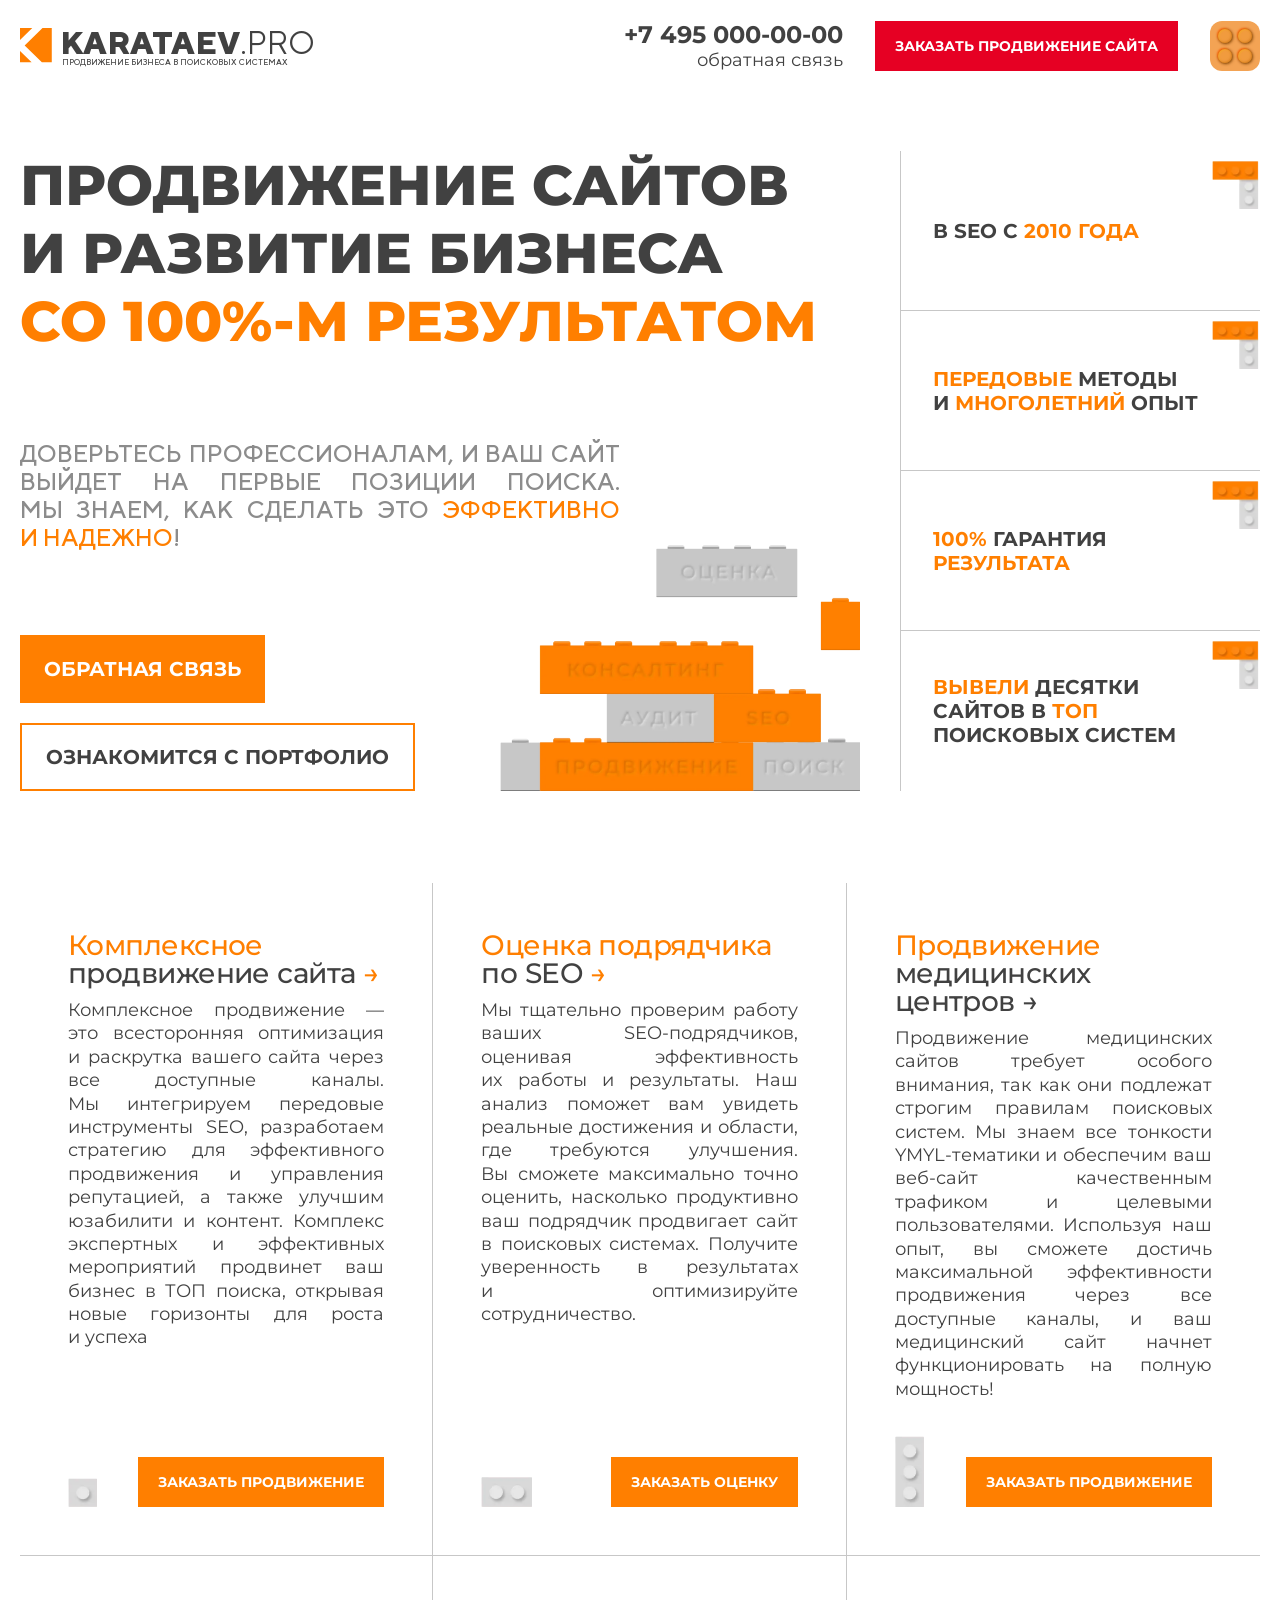
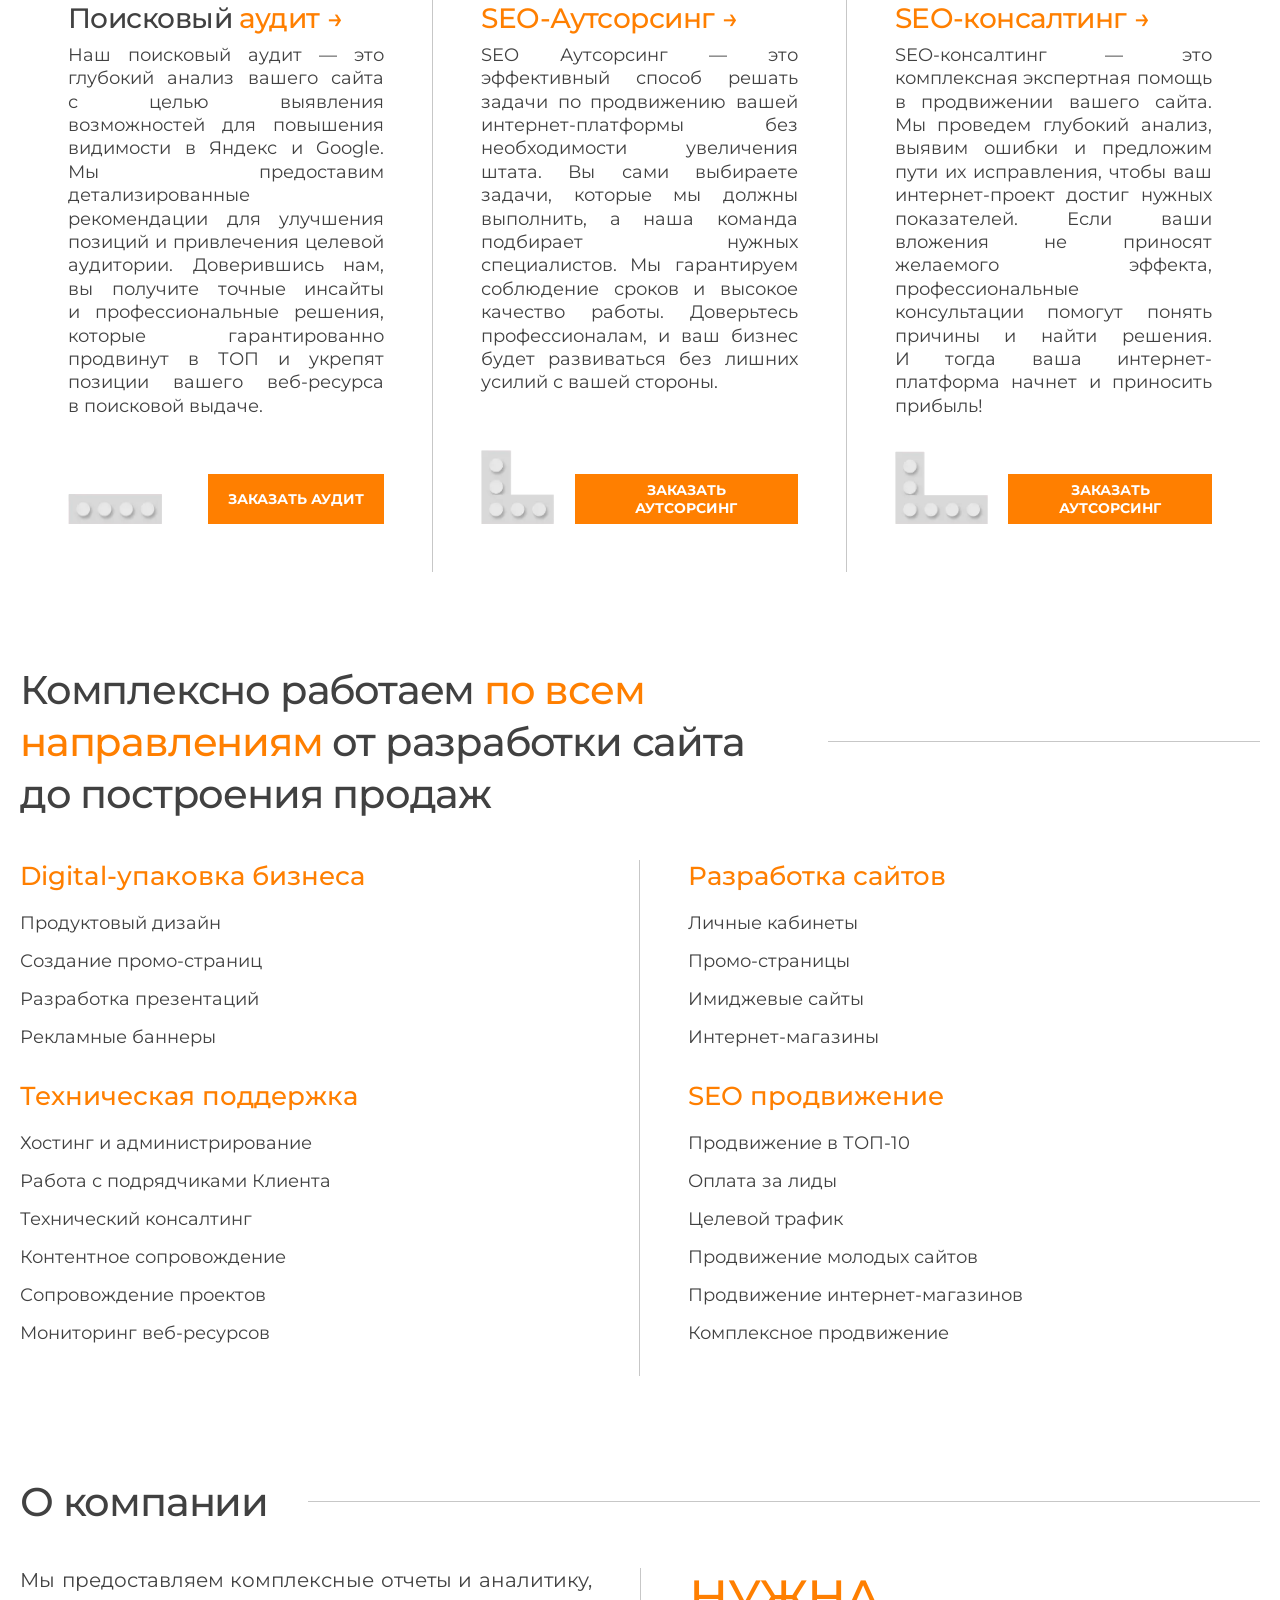
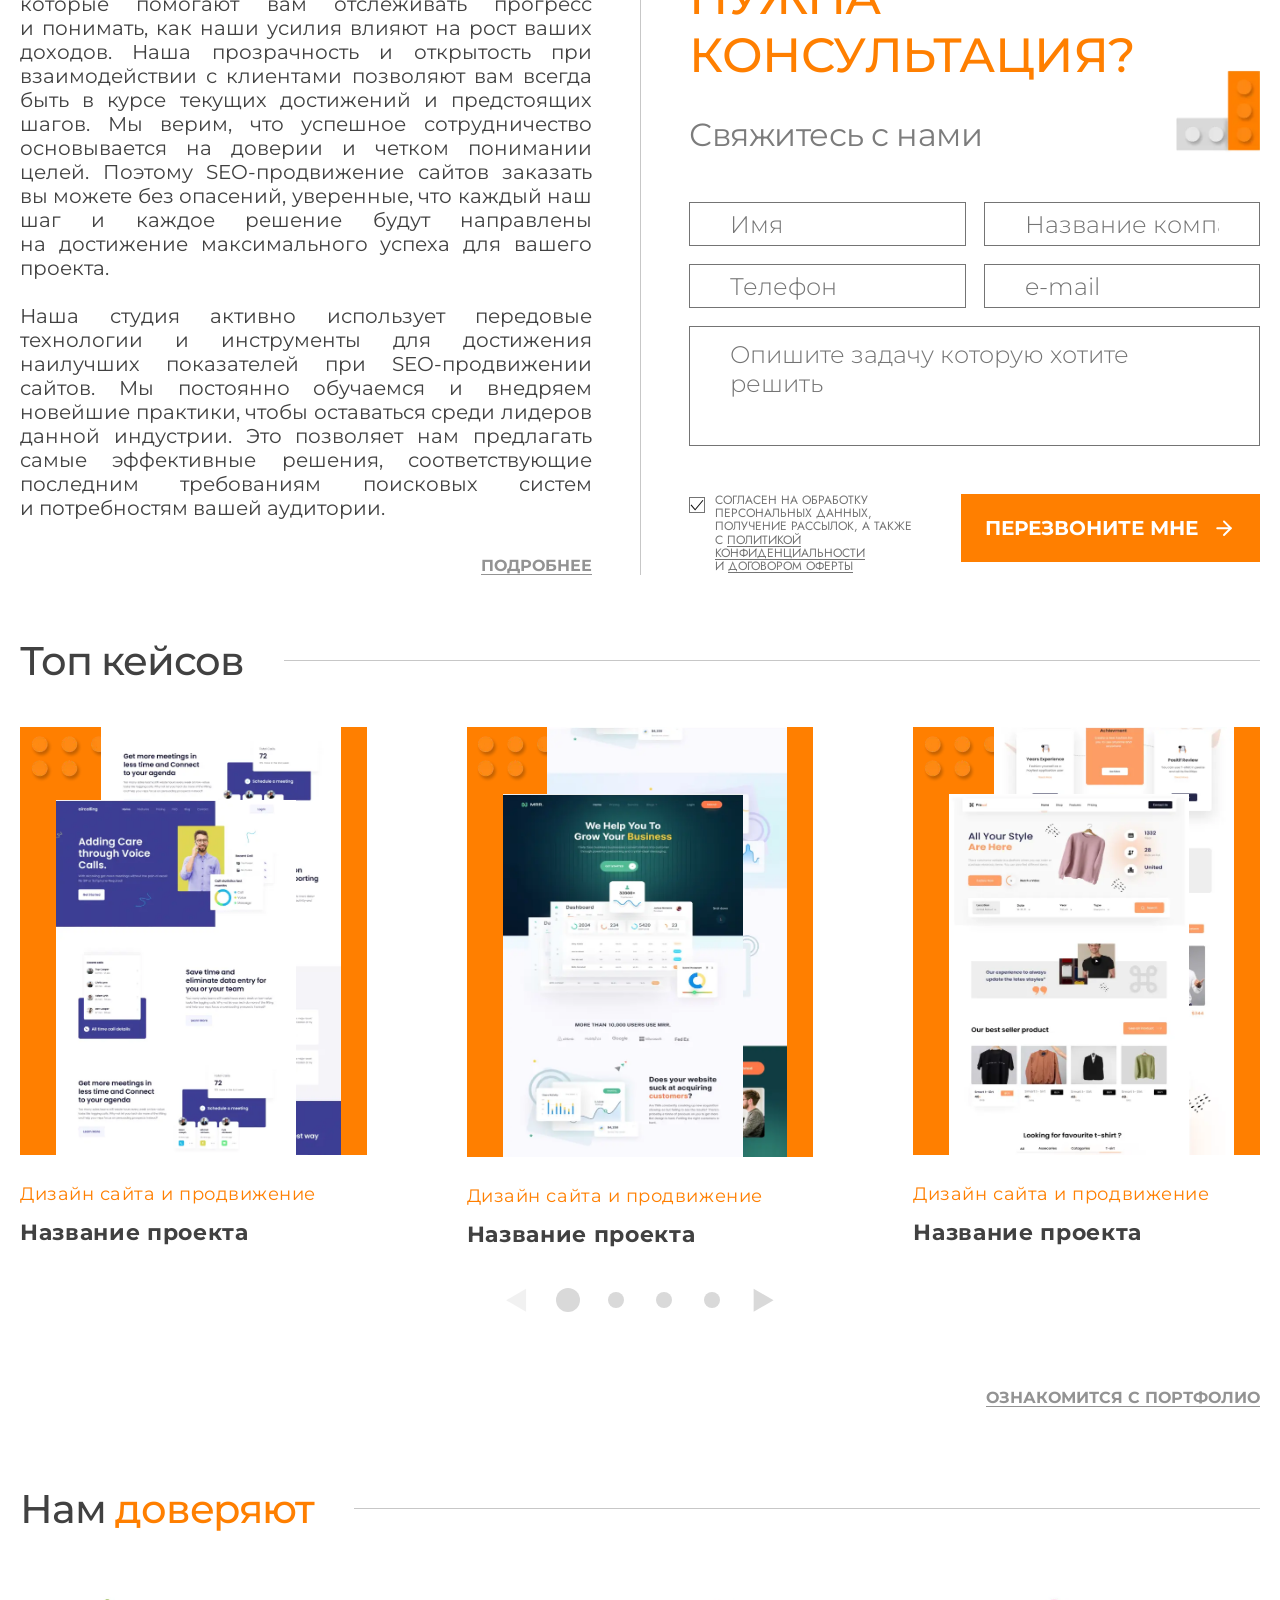
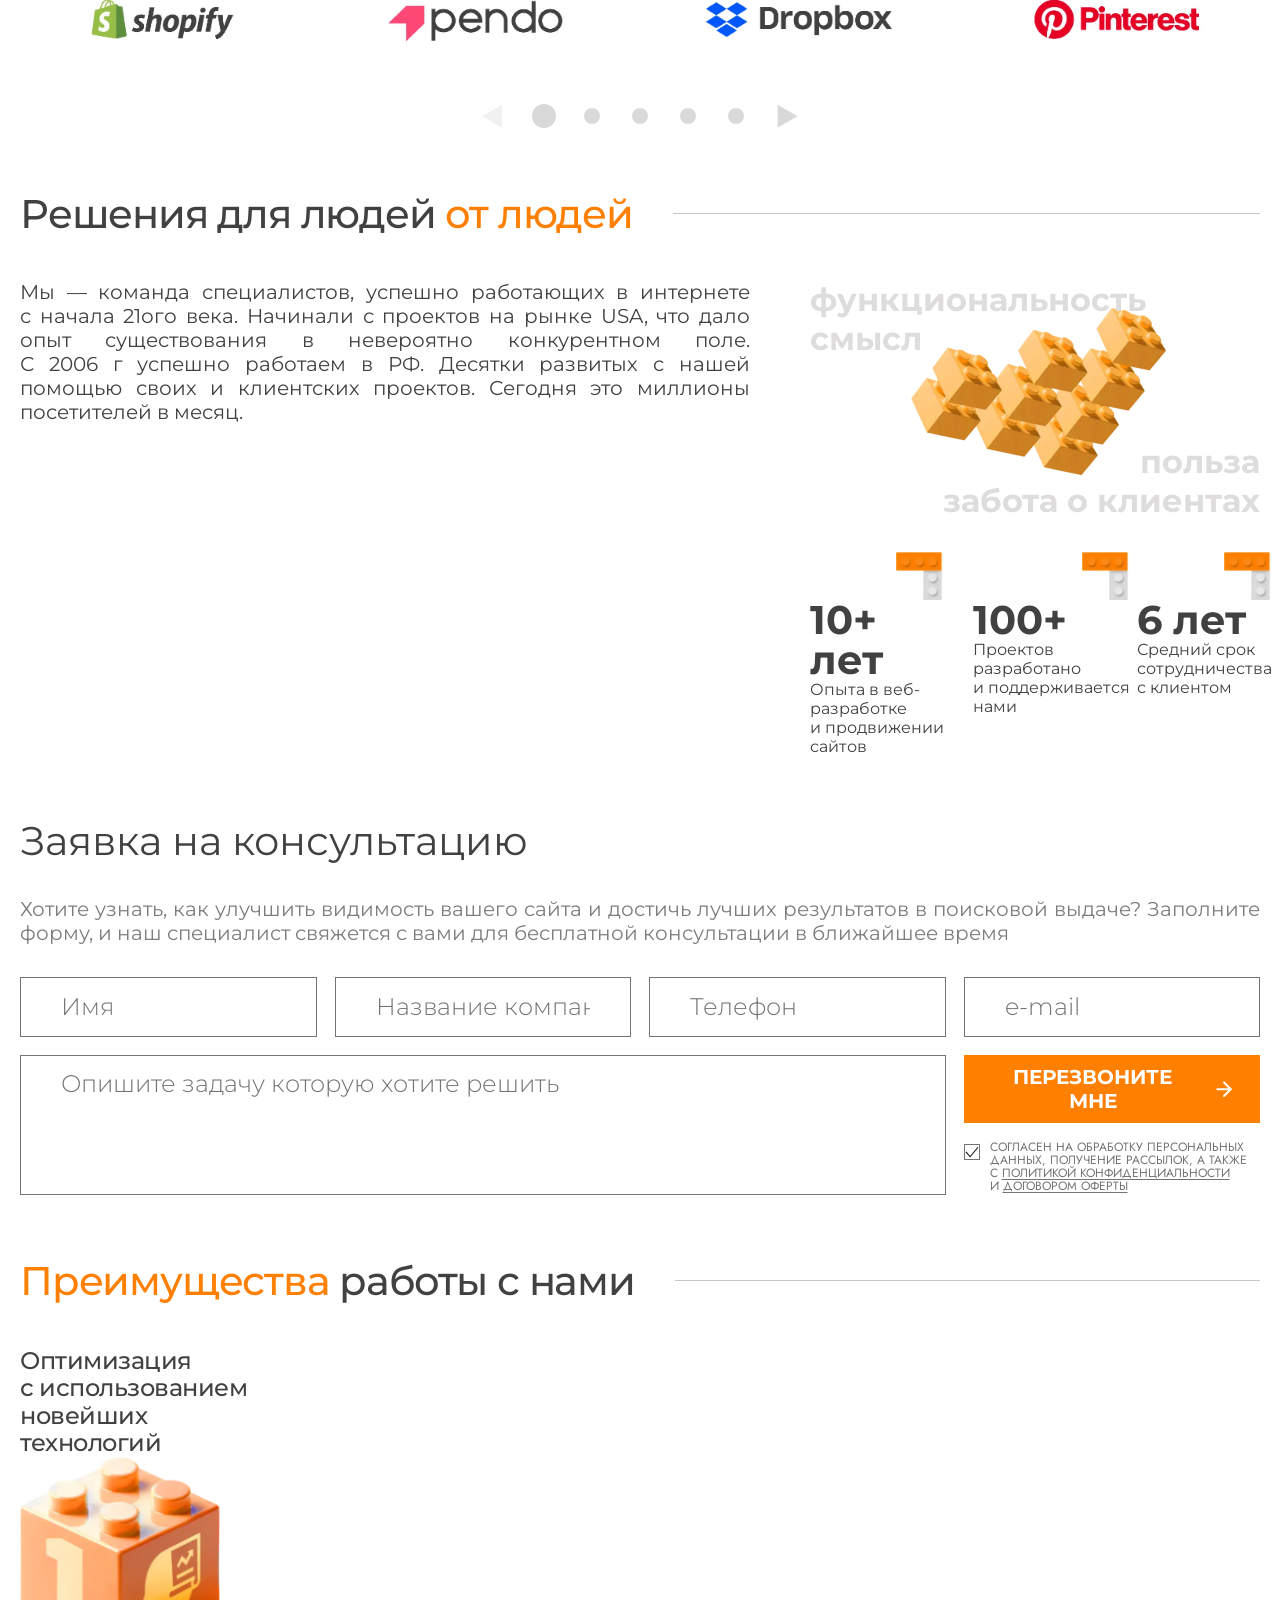
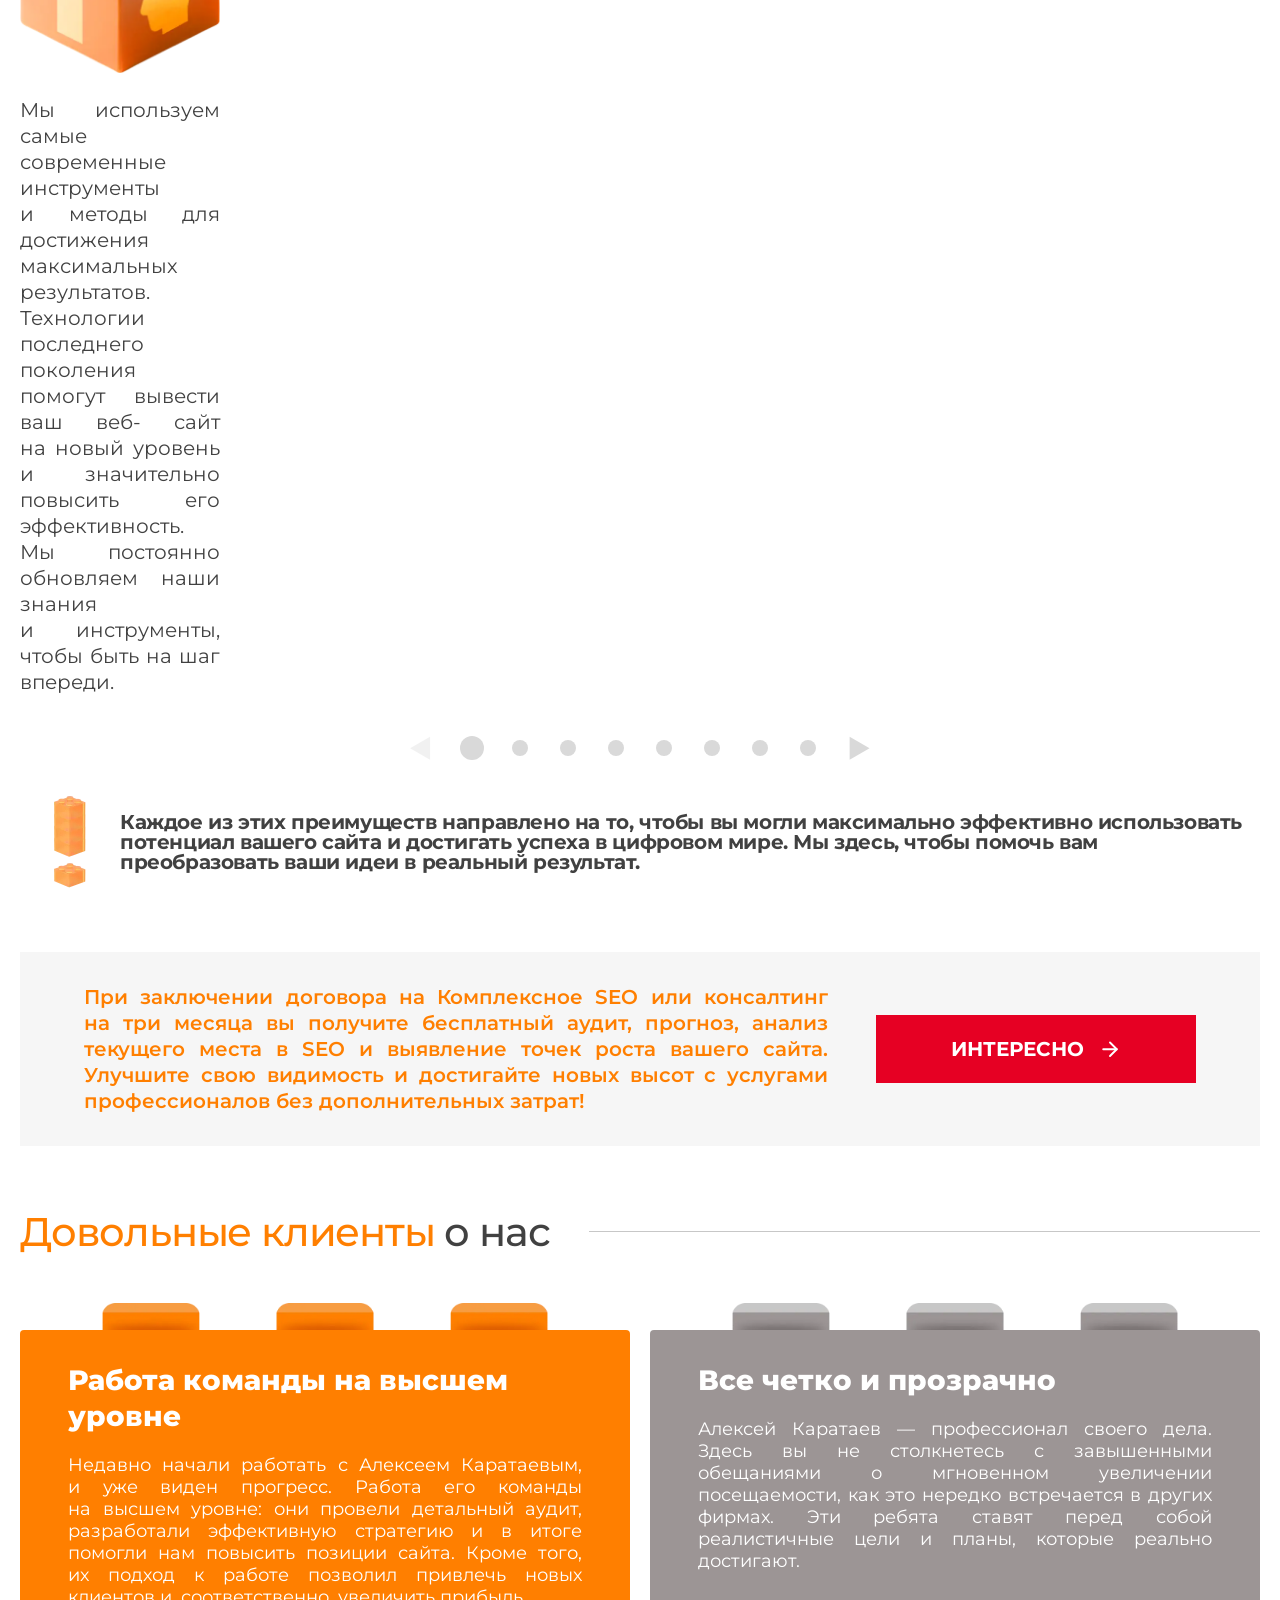
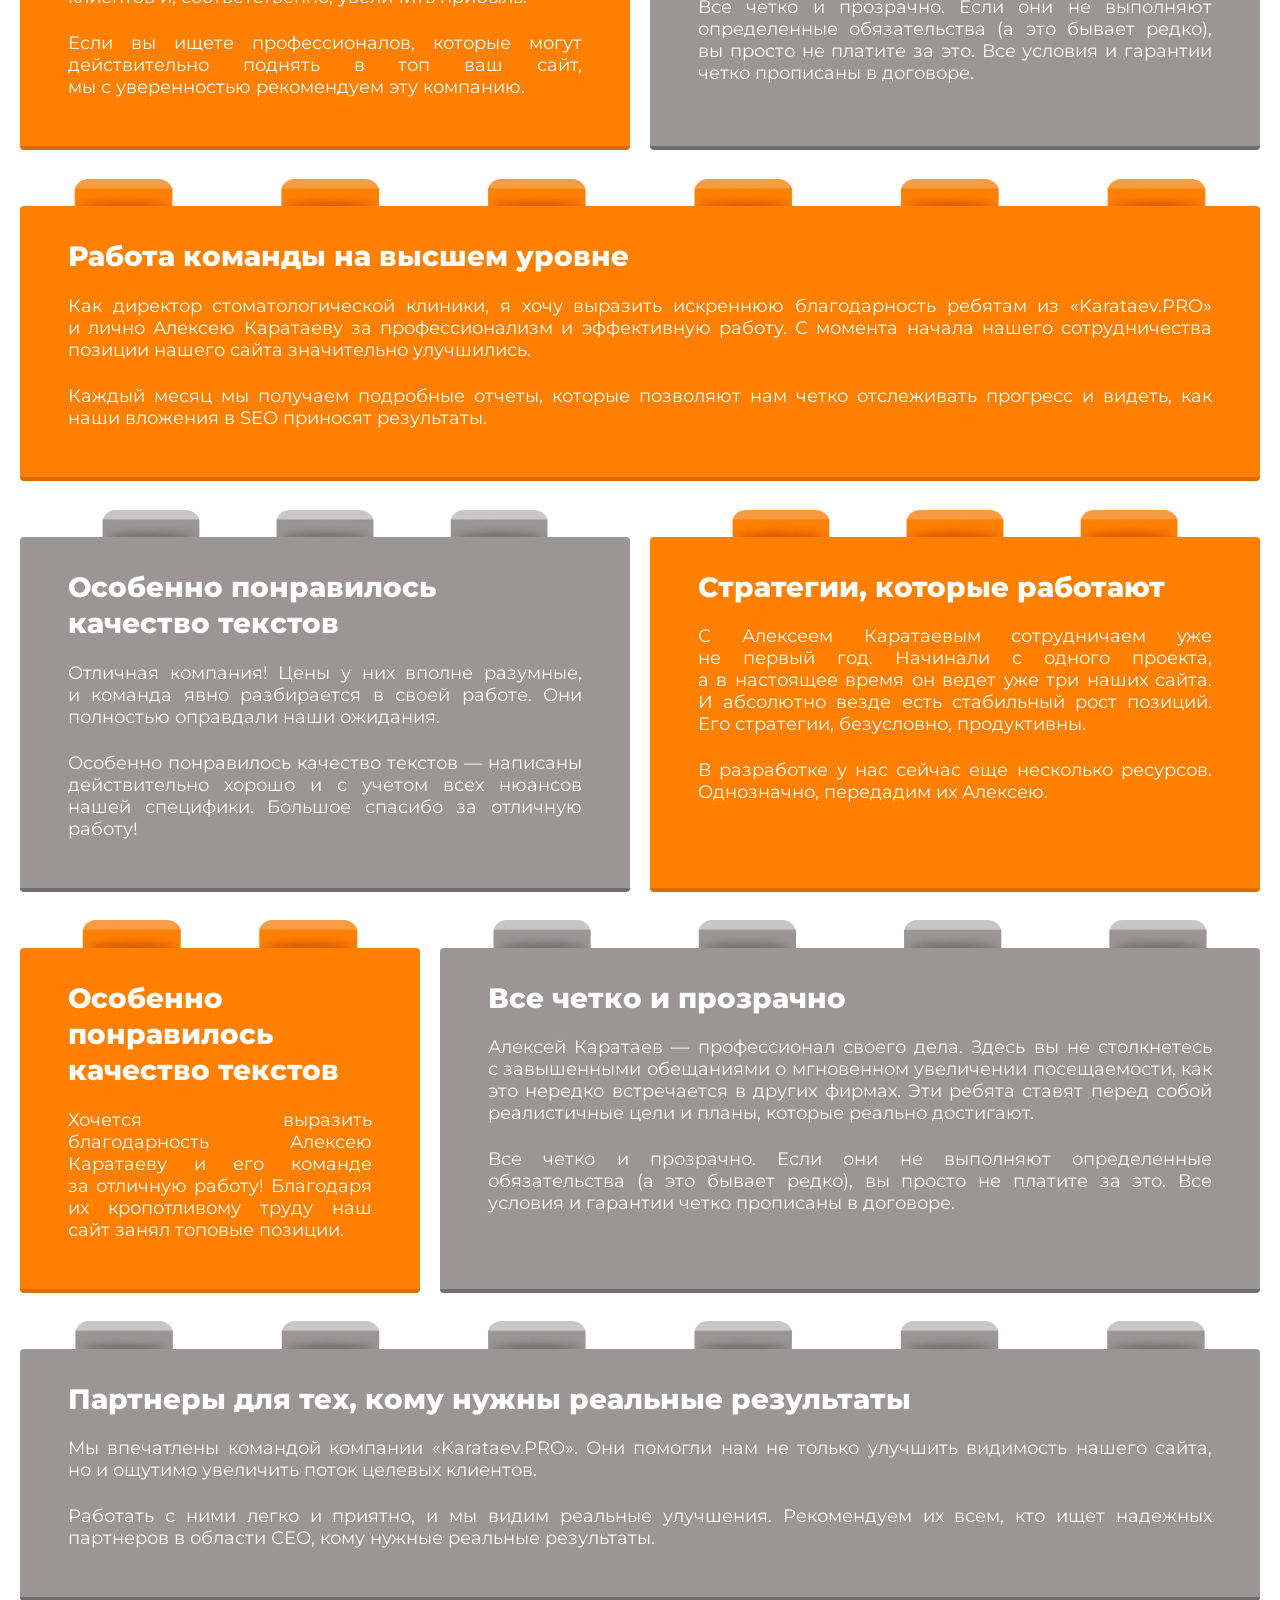
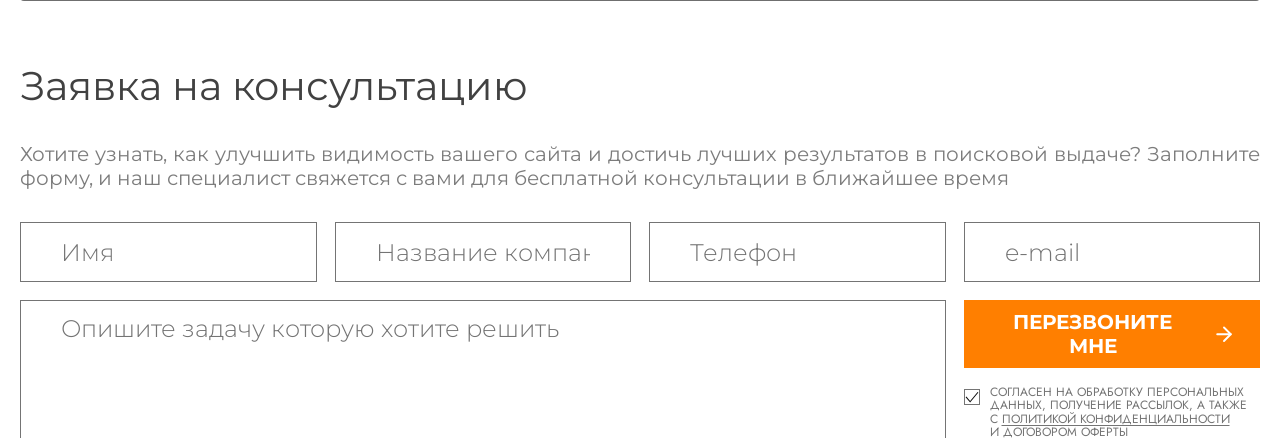
<file: app/index.html>
<!DOCTYPE html>
<html lang="ru" class="page">

<head>
  <meta charset="UTF-8">
  <meta name="viewport" content="width=device-width, initial-scale=1.0">
  <meta http-equiv="X-UA-Compatible" content="ie=edge">
  <meta name="format-detection" content="telephone=no">
  <meta name="format-detection" content="date=no">
  <meta name="format-detection" content="address=no">
  <meta name="format-detection" content="email=no">
  <title>KARATAEV.PRO Продвижение бизнеса в поисковых системах</title>
  <link rel="preload" href="fonts/Montserrat-Light.woff2" as="font" type="font/woff2" crossorigin>
  <link rel="preload" href="fonts/Montserrat-Regular.woff2" as="font" type="font/woff2" crossorigin>
  <link rel="preload" href="fonts/Montserrat-Medium.woff2" as="font" type="font/woff2" crossorigin>
  <link rel="preload" href="fonts/Montserrat-SemiBold.woff2" as="font" type="font/woff2" crossorigin>
  <link rel="preload" href="fonts/Montserrat-Bold.woff2" as="font" type="font/woff2" crossorigin>
  <link rel="preload" href="fonts/Montserrat-ExtraBold.woff2" as="font" type="font/woff2" crossorigin>
  <link rel="preload" href="fonts/TTNorms-Regular.woff2" as="font" type="font/woff2" crossorigin>
  <link rel="preload" href="fonts/TTNorms-Medium.woff2" as="font" type="font/woff2" crossorigin>
  <link rel="preload" href="fonts/TTNorms-ExtraBold.woff2" as="font" type="font/woff2" crossorigin>
  <link rel="preload" href="fonts/Jost-Regular.woff2" as="font" type="font/woff2" crossorigin>
  <link rel="stylesheet" href="css/vendor.css">
  <link rel="stylesheet" href="css/main.css">
  <script defer src="js/main.js"></script>
</head>

<body class="page-body">
  <h1 class="visually-hidden">
    Главная страница
</h1>

  <div class="site-container">
    <header class="header">
  <div class="header-main">
    <div class="container">
      <a href="#" class="brand">
        <img loading="lazy" src="img/logo.svg" class="brand-image" width="34" height="38" alt="Лого">
        <span class="brand-text">
          <span class="brand-text-main">
            <span>karataev</span>.pro
          </span>
          <span class="brand-text-sub">
            Продвижение бизнеса в поисковых системах
          </span>
        </span>
      </a>

      <ul class="list-reset navbar-buttons">
        <li class="nav-item is-mobile-hidden">
          <a href="tel:+74950000000" class="btn btn-phone nav-link">
            +7 495 000-00-00
            <span class="subtext">
              обратная связь
            </span>
          </a>
        </li>
        <li class="nav-item is-mobile-hidden">
          <button type="button" class="btn btn-base btn-secondary nav-link">
            Заказать продвижение сайта
          </button>
        </li>
        <li class="nav-item">
          <button type="button" class="btn btn-menu nav-link"
            data-bs-toggle="offcanvas"
            data-bs-target="#offcanvas-navigation"
            aria-controls="offcanvas navigation">
            <span class="point"></span>
            <span class="point"></span>
            <span class="point"></span>
            <span class="point"></span>
          </button>
        </li>
      </ul>

    </div>
  </div>

  <div class="header-bottom">
    <div class="container">
      <ul class="list-reset navbar-nav"
        data-transfer-origin="navbar-nav-1"
        data-transfer-breakpoint="1400"
        data-transfer-placement="first">
        <li class="nav-item">
          <a href="#" class="btn nav-link">
            Продвижение сайтов
          </a>
        </li>
        <li class="nav-item">
          <a href="#" class="btn nav-link">
            Консалтинг
          </a>
        </li>
        <li class="nav-item">
          <a href="#" class="btn nav-link">
            Продвижение медицинских центров
          </a>
        </li>
        <li class="nav-item">
          <a href="#" class="btn nav-link">
            Продвижение сайтов
          </a>
        </li>
      </ul>

      <ul class="list-reset navbar-nav"
        data-transfer-origin="navbar-nav-2"
        data-transfer-breakpoint="1400">
        <li class="nav-item">
          <a href="#" class="btn nav-link">
            ТОП КЕЙСЫ
          </a>
        </li>
        <li class="nav-item">
          <a href="#" class="btn nav-link">
            Команда
          </a>
        </li>
        <li class="nav-item">
          <a href="#" class="btn nav-link">
            Контакты
          </a>
        </li>
        <li class="nav-item">
          <a href="#" class="btn nav-link">
            О компании
          </a>
        </li>
      </ul>
    </div>
  </div>
</header>

    <main class="main">
      <div class="main-section">
        <section class="section hero">
          <div class="container">
            <div class="hero-start">
              <h2 class="h1 hero-start-title">
                Продвижение сайтов И РАЗВИТИЕ БИЗНЕСА
                <span class="text-color-primary">со 100%-м результатом</span>
              </h2>

              <picture class="hero-start-picture">
                <source srcset="img/hero-bg.webp" type="image/webp">
                <img loading="lazy" src="img/hero-bg.png" class="hero-start-image" width="422" height="290" alt="Картинка">
              </picture>

              <p class="hero-start-subtitle">
                Доверьтесь профессионалам, и ваш сайт выйдет на первые позиции поиска. Мы знаем, как сделать это <span class="text-color-primary">эффективно и надежно</span>!
              </p>

              <div class="hero-start-buttons">
                <button type="button" class="btn btn-lg btn-primary">
                  ОБРАТНАЯ СВЯЗЬ
                </button>

                <button type="button" class="btn btn-lg btn-outline-primary">
                  Ознакомится с портфолио
                </button>
              </div>
            </div>

            <ul class="list-reset hero-end">
              <li class="hero-end-item">
                <span>
                  в SEO с <span class="text-color-primary">2010 ГОДА</span>
                </span>
              </li>
              <li class="hero-end-item">
                <span>
                  <span class="text-color-primary">передовые</span> методы и <span class="text-color-primary">многолетний</span> опыт
                </span>
              </li>
              <li class="hero-end-item">
                <span>
                  <span class="text-color-primary">100%</span> ГАРАНТИЯ <span class="text-color-primary">РЕЗУЛЬТАТА</span>
                </span>
              </li>
              <li class="hero-end-item">
                <span>
                  <span class="text-color-primary">вывели</span> десятки сайтов в <span class="text-color-primary">ТОП</span> поисковых систем
                </span>
              </li>
            </ul>
          </div>
        </section>

        <section class="section cards">
          <div class="container">
            <article class="card">
              <h3 class="card-title">
                <span class="text-color-primary">Комплексное</span>
                <br>
                продвижение сайта <span class="text-color-primary">→</span>
              </h3>
              <p class="card-text">
                Комплексное продвижение — это всесторонняя оптимизация и раскрутка вашего сайта через все доступные каналы. Мы интегрируем передовые инструменты SEO, разработаем стратегию для эффективного продвижения и управления репутацией, а также улучшим юзабилити и контент. Комплекс экспертных и эффективных мероприятий продвинет ваш бизнес в ТОП поиска, открывая новые горизонты для роста и успеха
              </p>
              <div class="card-footer">
                <button type="button" class="btn btn-base btn-primary">
                  Заказать ПРОДВИЖЕНИЕ
                </button>
              </div>
            </article>
            <article class="card">
              <h3 class="card-title">
                <span class="text-color-primary">Оценка подрядчика</span>
                <br>
                по SEO <span class="text-color-primary">→</span>
              </h3>
              <p class="card-text">
                Мы тщательно проверим работу ваших SEO-подрядчиков, оценивая эффективность их работы и результаты. Наш анализ поможет вам увидеть реальные достижения и области, где требуются улучшения. Вы сможете максимально точно оценить, насколько продуктивно ваш подрядчик продвигает сайт в поисковых системах. Получите уверенность в результатах и оптимизируйте сотрудничество.
              </p>
              <div class="card-footer">
                <button type="button" class="btn btn-base btn-primary">
                  Заказать оценку
                </button>
              </div>
            </article>
            <article class="card">
              <h3 class="card-title">
                <span class="text-color-primary">Продвижение</span>
                <br>
                медицинских центров →
              </h3>
              <p class="card-text">
                Продвижение медицинских сайтов требует особого внимания, так как они подлежат строгим правилам поисковых систем. Мы знаем все тонкости YMYL-тематики и обеспечим ваш веб-сайт качественным трафиком и целевыми пользователями. Используя наш опыт, вы сможете достичь максимальной эффективности продвижения через все доступные каналы, и ваш медицинский сайт начнет функционировать на полную мощность!
              </p>
              <div class="card-footer">
                <button type="button" class="btn btn-base btn-primary">
                  Заказать ПРОДВИЖЕНИЕ
                </button>
              </div>
            </article>
            <article class="card">
              <h3 class="card-title">
                Поисковый <span class="text-color-primary">аудит →</span>
              </h3>
              <p class="card-text">
                Наш поисковый аудит — это глубокий анализ вашего сайта с целью выявления возможностей для повышения видимости в Яндекс и Google. Мы предоставим детализированные рекомендации для улучшения позиций и привлечения целевой аудитории. Доверившись нам, вы получите точные инсайты и профессиональные решения, которые гарантированно продвинут в ТОП и укрепят позиции вашего веб-ресурса в поисковой выдаче.
              </p>
              <div class="card-footer">
                <button type="button" class="btn btn-base btn-primary">
                  Заказать АУДИТ
                </button>
              </div>
            </article>
            <article class="card">
              <h3 class="card-title">
                <span class="text-color-primary">SEO-Аутсорсинг →</span>
              </h3>
              <p class="card-text">
                SEO Аутсорсинг — это эффективный способ решать задачи по продвижению вашей интернет-платформы без необходимости увеличения штата. Вы сами выбираете задачи, которые мы должны выполнить, а наша команда подбирает нужных специалистов. Мы гарантируем соблюдение сроков и высокое качество работы. Доверьтесь профессионалам, и ваш бизнес будет развиваться без лишних усилий с вашей стороны.
              </p>
              <div class="card-footer">
                <button type="button" class="btn btn-base btn-primary">
                  Заказать АУТСОРСИНГ
                </button>
              </div>
            </article>
            <article class="card">
              <h3 class="card-title">
                <span class="text-color-primary">SEO-консалтинг →</span>
              </h3>
              <p class="card-text">
                SEO-консалтинг — это комплексная экспертная помощь в продвижении вашего сайта. Мы проведем глубокий анализ, выявим ошибки и предложим пути их исправления, чтобы ваш интернет-проект достиг нужных показателей. Если ваши вложения не приносят желаемого эффекта, профессиональные консультации помогут понять причины и найти решения. И тогда ваша интернет-платформа начнет и приносить прибыль!
              </p>
              <div class="card-footer">
                <button type="button" class="btn btn-base btn-primary">
                  Заказать АУТСОРСИНГ
                </button>
              </div>
            </article>
          </div>
        </section>

        <section class="section direction">
          <div class="container">
            <div class="section-header">
              <h2 class="section-title">
                <span>
                  Комплексно работаем <span class="text-color-primary">по всем направлениям</span> от разработки сайта до построения продаж
                </span>
              </h2>
            </div>

            <div class="direction-content">
              <ul class="list-reset direction-list">
                <li class="nav-title">
                  Digital-упаковка бизнеса
                </li>
                <li class="nav-item">
                  Продуктовый дизайн
                </li>
                <li class="nav-item">
                  Создание промо-страниц
                </li>
                <li class="nav-item">
                  Разработка презентаций
                </li>
                <li class="nav-item">
                  Рекламные баннеры
                </li>
              </ul>

              <ul class="list-reset direction-list">
                <li class="nav-title">
                  Разработка сайтов
                </li>
                <li class="nav-item">
                  Личные кабинеты
                </li>
                <li class="nav-item">
                  Промо-страницы
                </li>
                <li class="nav-item">
                  Имиджевые сайты
                </li>
                <li class="nav-item">
                  Интернет-магазины
                </li>
              </ul>

              <ul class="list-reset direction-list">
                <li class="nav-title">
                  Техническая поддержка
                </li>
                <li class="nav-item">
                  Хостинг и администрирование
                </li>
                <li class="nav-item">
                  Работа с подрядчиками Клиента
                </li>
                <li class="nav-item">
                  Технический консалтинг
                </li>
                <li class="nav-item">
                  Контентное сопровождение
                </li>
                <li class="nav-item">
                  Сопровождение проектов
                </li>
                <li class="nav-item">
                  Мониторинг веб-ресурсов
                </li>
              </ul>

              <ul class="list-reset direction-list">
                <li class="nav-title">
                  SEO продвижение
                </li>
                <li class="nav-item">
                  Продвижение в ТОП-10
                </li>
                <li class="nav-item">
                  Оплата за лиды
                </li>
                <li class="nav-item">
                  Целевой трафик
                </li>
                <li class="nav-item">
                  Продвижение молодых сайтов
                </li>
                <li class="nav-item">
                  Продвижение интернет-магазинов
                </li>
                <li class="nav-item">
                  Комплексное продвижение
                </li>
              </ul>
            </div>
          </div>
        </section>

        <section class="section about">
          <div class="container">
            <div class="section-header">
              <h2 class="section-title">
                <span>
                  О компании
                </span>
              </h2>
            </div>

            <div class="about-content">
              <div class="about-content-start">
                <p>
                  Мы предоставляем комплексные отчеты и аналитику, которые помогают вам отслеживать прогресс и понимать, как наши усилия влияют на рост ваших доходов. Наша прозрачность и открытость при взаимодействии с клиентами позволяют вам всегда быть в курсе текущих достижений и предстоящих шагов. Мы верим, что успешное сотрудничество основывается на доверии и четком понимании целей. Поэтому SEO-продвижение сайтов заказать вы можете без опасений, уверенные, что каждый наш шаг и каждое решение будут направлены на достижение максимального успеха для вашего проекта.
                </p>

                <p>
                  Наша студия активно использует передовые технологии и инструменты для достижения наилучших показателей при SEO-продвижении сайтов. Мы постоянно обучаемся и внедряем новейшие практики, чтобы оставаться среди лидеров данной индустрии. Это позволяет нам предлагать самые эффективные решения, соответствующие последним требованиям поисковых систем и потребностям вашей аудитории.
                </p>

                <a href="#" class="btn btn-more text-underline">
                  Подробнее
                </a>
              </div>

              <div class="about-content-end">
                <form>
                  <div class="form-fieldset-header">
                    <h2 class="form-fieldset-header-title">
                      <span class="text-color-primary">
                        нужна консультация?
                      </span>
                    </h2>

                    <p class="form-fieldset-header-text">
                      Свяжитесь с нами
                    </p>
                  </div>

                  <div class="field-controls" data-has-fields="2">
                    <div class="fieldset">
                      <div class="field-control">
                        <input type="text" class="field field-md" name="Имя" placeholder="Имя" required>
                      </div>
                    </div>
                    <div class="fieldset">
                      <div class="field-control">
                        <input type="text" class="field field-md" name="Название компании" placeholder="Название компании" required>
                      </div>
                    </div>
                  </div>

                  <div class="field-controls" data-has-fields="2">
                    <div class="fieldset">
                      <div class="field-control">
                        <input type="tel" class="field field-md" name="Телефон" placeholder="Телефон" required>
                      </div>
                    </div>
                    <div class="fieldset">
                      <div class="field-control">
                        <input type="email" class="field field-md" name="email" placeholder="e-mail" required>
                      </div>
                    </div>
                  </div>

                  <div class="field-controls">
                    <div class="fieldset">
                      <div class="field-control">
                        <textarea class="field field-md" name="Комментарий" placeholder="Опишите задачу которую хотите решить" required></textarea>
                      </div>
                    </div>
                  </div>

                  <div class="form-footer">
                    <div class="form-check">
                      <label class="form-check-label">
                        <input type="checkbox" class="form-check-input" name="policy" required checked>
                        <span>
                          СОГЛАСЕН НА ОБРАБОТКУ ПЕРСОНАЛЬНЫХ ДАННЫХ, ПОЛУЧЕНИЕ РАССЫЛОК, А ТАКЖЕ С <a href="#" class="btn btn-inline text-underline">ПОЛИТИКОЙ КОНФИДЕНЦИАЛЬНОСТИ</a> и <a href="#" class="btn btn-inline text-underline">договором оферты</a>
                        </span>
                      </label>
                    </div>

                    <button type="submit" class="btn btn-lg btn-primary btn-submit">
                      ПЕРЕЗВОНИТЕ МНЕ

                      <span class="icon">
                        <svg>
                          <use xlink:href="img/icons/arrow-right.svg#svg-arrow-right"></use>
                        </svg>
                      </span>
                    </button>
                  </div>
                </form>
              </div>
            </div>
          </div>
        </section>

        <section class="section case">
          <div class="container">
            <div class="section-header">
              <h2 class="section-title">
                <span>
                  <span class="text-primary-color">Топ</span> кейсов
                </span>
              </h2>
            </div>

            <div class="swiper-container case-swiper">
              <div class="swiper">
                <div class="swiper-wrapper">
                  <div class="swiper-slide">
                    <article class="case-item">
                      <a href="#" class="stretched-link"></a>

                      <div class="case-item-pictures">
                        <picture class="case-item-picture">
                          <source srcset="img/case/case-item-1-1.webp" type="image/webp">
                          <img loading="lazy" src="img/case/case-item-1-1.jpg" class="case-item-image" width="275" height="405" alt="Картинка">
                        </picture>

                        <picture class="case-item-picture">
                          <source srcset="img/case/case-item-1-2.webp" type="image/webp">
                          <img loading="lazy" src="img/case/case-item-1-2.jpg" class="case-item-image" width="275" height="490" alt="Картинка">
                        </picture>
                      </div>

                      <p class="case-item-suptitle">
                        Дизайн сайта и продвижение
                      </p>
                      <h3 class="case-item-title">
                        Название проекта
                      </h3>
                    </article>
                  </div>
                  <div class="swiper-slide">
                    <article class="case-item">
                      <a href="#" class="stretched-link"></a>

                      <div class="case-item-pictures">
                        <picture class="case-item-picture">
                          <source srcset="img/case/case-item-2-1.webp" type="image/webp">
                          <img loading="lazy" src="img/case/case-item-2-1.jpg" class="case-item-image" width="275" height="405" alt="Картинка">
                        </picture>

                        <picture class="case-item-picture">
                          <source srcset="img/case/case-item-2-2.webp" type="image/webp">
                          <img loading="lazy" src="img/case/case-item-2-2.jpg" class="case-item-image" width="275" height="490" alt="Картинка">
                        </picture>
                      </div>

                      <p class="case-item-suptitle">
                        Дизайн сайта и продвижение
                      </p>
                      <h3 class="case-item-title">
                        Название проекта
                      </h3>
                    </article>
                  </div>
                  <div class="swiper-slide">
                    <article class="case-item">
                      <a href="#" class="stretched-link"></a>

                      <div class="case-item-pictures">
                        <picture class="case-item-picture">
                          <source srcset="img/case/case-item-3-1.webp" type="image/webp">
                          <img loading="lazy" src="img/case/case-item-3-1.jpg" class="case-item-image" width="275" height="405" alt="Картинка">
                        </picture>

                        <picture class="case-item-picture">
                          <source srcset="img/case/case-item-3-2.webp" type="image/webp">
                          <img loading="lazy" src="img/case/case-item-3-2.jpg" class="case-item-image" width="275" height="490" alt="Картинка">
                        </picture>
                      </div>

                      <p class="case-item-suptitle">
                        Дизайн сайта и продвижение
                      </p>
                      <h3 class="case-item-title">
                        Название проекта
                      </h3>
                    </article>
                  </div>
                  <div class="swiper-slide">
                    <article class="case-item">
                      <a href="#" class="stretched-link"></a>

                      <div class="case-item-pictures">
                        <picture class="case-item-picture">
                          <source srcset="img/case/case-item-1-1.webp" type="image/webp">
                          <img loading="lazy" src="img/case/case-item-1-1.jpg" class="case-item-image" width="275" height="405" alt="Картинка">
                        </picture>

                        <picture class="case-item-picture">
                          <source srcset="img/case/case-item-1-2.webp" type="image/webp">
                          <img loading="lazy" src="img/case/case-item-1-2.jpg" class="case-item-image" width="275" height="490" alt="Картинка">
                        </picture>
                      </div>

                      <p class="case-item-suptitle">
                        Дизайн сайта и продвижение
                      </p>
                      <h3 class="case-item-title">
                        Название проекта
                      </h3>
                    </article>
                  </div>
                  <div class="swiper-slide">
                    <article class="case-item">
                      <a href="#" class="stretched-link"></a>

                      <div class="case-item-pictures">
                        <picture class="case-item-picture">
                          <source srcset="img/case/case-item-2-1.webp" type="image/webp">
                          <img loading="lazy" src="img/case/case-item-2-1.jpg" class="case-item-image" width="275" height="405" alt="Картинка">
                        </picture>

                        <picture class="case-item-picture">
                          <source srcset="img/case/case-item-2-2.webp" type="image/webp">
                          <img loading="lazy" src="img/case/case-item-2-2.jpg" class="case-item-image" width="275" height="490" alt="Картинка">
                        </picture>
                      </div>

                      <p class="case-item-suptitle">
                        Дизайн сайта и продвижение
                      </p>
                      <h3 class="case-item-title">
                        Название проекта
                      </h3>
                    </article>
                  </div>
                  <div class="swiper-slide">
                    <article class="case-item">
                      <a href="#" class="stretched-link"></a>

                      <div class="case-item-pictures">
                        <picture class="case-item-picture">
                          <source srcset="img/case/case-item-3-1.webp" type="image/webp">
                          <img loading="lazy" src="img/case/case-item-3-1.jpg" class="case-item-image" width="275" height="405" alt="Картинка">
                        </picture>

                        <picture class="case-item-picture">
                          <source srcset="img/case/case-item-3-2.webp" type="image/webp">
                          <img loading="lazy" src="img/case/case-item-3-2.jpg" class="case-item-image" width="275" height="490" alt="Картинка">
                        </picture>
                      </div>

                      <p class="case-item-suptitle">
                        Дизайн сайта и продвижение
                      </p>
                      <h3 class="case-item-title">
                        Название проекта
                      </h3>
                    </article>
                  </div>
                </div>
              </div>

              <div class="swiper-footer">
                <div class="swiper-button-prev">
                  <span class="icon">
                    <svg>
                      <use xlink:href="img/icons/swiper-prev.svg#svg-swiper-prev"></use>
                    </svg>
                  </span>
                </div>
                <div class="swiper-pagination"></div>
                <div class="swiper-button-next">
                  <span class="icon">
                    <svg>
                      <use xlink:href="img/icons/swiper-next.svg#svg-swiper-next"></use>
                    </svg>
                  </span>
                </div>
              </div>
            </div>

            <div class="case-footer">
              <a href="#" class="btn btn-more text-underline">
                ОЗНАКОМИТСЯ С ПОРТФОЛИО
              </a>
            </div>
          </div>
        </section>

        <section class="section partners">
          <div class="container">
            <div class="section-header">
              <h2 class="section-title">
                <span>
                  Нам <span class="text-color-primary">доверяют</span>
                </span>
              </h2>
            </div>

            <div class="swiper-container partners-swiper">
              <div class="swiper">
                <div class="swiper-wrapper">
                  <div class="swiper-slide">
                    <article class="partners-item">
                      <picture>
                        <source srcset="img/partners/image-1.webp" type="image/webp">
                        <img loading="lazy" src="img/partners/image-1.jpg" class="partners-item-image" width="363" height="113" alt="Картинка">
                      </picture>
                    </article>
                  </div>
                  <div class="swiper-slide">
                    <article class="partners-item">
                      <picture>
                        <source srcset="img/partners/image-2.webp" type="image/webp">
                        <img loading="lazy" src="img/partners/image-2.jpg" class="partners-item-image" width="363" height="113" alt="Картинка">
                      </picture>
                    </article>
                  </div>
                  <div class="swiper-slide">
                    <article class="partners-item">
                      <picture>
                        <source srcset="img/partners/image-3.webp" type="image/webp">
                        <img loading="lazy" src="img/partners/image-3.jpg" class="partners-item-image" width="363" height="113" alt="Картинка">
                      </picture>
                    </article>
                  </div>
                  <div class="swiper-slide">
                    <article class="partners-item">
                      <picture>
                        <source srcset="img/partners/image-4.webp" type="image/webp">
                        <img loading="lazy" src="img/partners/image-4.jpg" class="partners-item-image" width="363" height="113" alt="Картинка">
                      </picture>
                    </article>
                  </div>
                  <div class="swiper-slide">
                    <article class="partners-item">
                      <picture>
                        <source srcset="img/partners/image-5.webp" type="image/webp">
                        <img loading="lazy" src="img/partners/image-5.jpg" class="partners-item-image" width="363" height="113" alt="Картинка">
                      </picture>
                    </article>
                  </div>
                  <div class="swiper-slide">
                    <article class="partners-item">
                      <picture>
                        <source srcset="img/partners/image-6.webp" type="image/webp">
                        <img loading="lazy" src="img/partners/image-6.jpg" class="partners-item-image" width="363" height="113" alt="Картинка">
                      </picture>
                    </article>
                  </div>
                  <div class="swiper-slide">
                    <article class="partners-item">
                      <picture>
                        <source srcset="img/partners/image-7.webp" type="image/webp">
                        <img loading="lazy" src="img/partners/image-7.jpg" class="partners-item-image" width="363" height="113" alt="Картинка">
                      </picture>
                    </article>
                  </div>
                  <div class="swiper-slide">
                    <article class="partners-item">
                      <picture>
                        <source srcset="img/partners/image-8.webp" type="image/webp">
                        <img loading="lazy" src="img/partners/image-8.jpg" class="partners-item-image" width="363" height="113" alt="Картинка">
                      </picture>
                    </article>
                  </div>
                </div>
              </div>

              <div class="swiper-footer">
                <div class="swiper-button-prev">
                  <span class="icon">
                    <svg>
                      <use xlink:href="img/icons/swiper-prev.svg#svg-swiper-prev"></use>
                    </svg>
                  </span>
                </div>
                <div class="swiper-pagination"></div>
                <div class="swiper-button-next">
                  <span class="icon">
                    <svg>
                      <use xlink:href="img/icons/swiper-next.svg#svg-swiper-next"></use>
                    </svg>
                  </span>
                </div>
              </div>
            </div>
          </div>
        </section>

        <section class="section features">
          <div class="container">
            <div class="section-header">
              <h2 class="section-title">
                <span>
                  Решения для людей <span class="text-color-primary">от людей</span>
                </span>
              </h2>
            </div>

            <div class="features-content">
              <div class="features-content-start">
                <div class="features-content-start-text">
                  <p>
                    Мы — команда специалистов, успешно работающих в интернете с начала 21ого века. Начинали с проектов на рынке USA, что дало опыт существования в невероятно конкурентном поле. С 2006 г успешно работаем в РФ. Десятки развитых с нашей помощью своих и клиентских проектов. Сегодня это миллионы посетителей в месяц.
                  </p>
                </div>

                <div class="features-content-items"
                  data-transfer-origin="features"
                  data-transfer-breakpoint="992">
                  <article class="features-content-item">
                    <h3 class="features-content-item-title">
                      10+ лет
                    </h3>
                    <p class="features-content-item-text">
                      Опыта в веб-разработке и продвижении сайтов
                    </p>
                  </article>
                  <article class="features-content-item">
                    <h3 class="features-content-item-title">
                      100+
                    </h3>
                    <p class="features-content-item-text">
                      Проектов разработано и поддерживается нами
                    </p>
                  </article>
                  <article class="features-content-item">
                    <h3 class="features-content-item-title">
                      6 лет
                    </h3>
                    <p class="features-content-item-text">
                      Средний срок сотрудничества с клиентом
                    </p>
                  </article>
                </div>
              </div>

              <div class="features-content-end"
                data-transfer-target="features">
                <div class="features-content-end-picture">
                  <span class="features-content-end-slogan">
                    функциональность
                    <br>
                    смысл
                  </span>
                  <span class="features-content-end-slogan">
                    польза
                    <br>
                    забота о клиентах
                  </span>

                  <picture>
                    <source srcset="img/features/image.webp" type="image/webp">
                    <img loading="lazy" src="img/features/image.png" class="features-content-end-image" width="450" height="240" alt="Картинка">
                  </picture>
                </div>
              </div>
            </div>
          </div>
        </section>

        <section class="section">
          <div class="container">
            <form>
              <div class="form-fieldset-header">
                <h2 class="form-fieldset-header-title">
                  Заявка на консультацию
                </h2>

                <p class="form-fieldset-header-text">
                  Хотите узнать, как улучшить видимость вашего сайта и достичь лучших результатов в поисковой выдаче? Заполните форму, и наш специалист свяжется с вами для бесплатной консультации в ближайшее время
                </p>
              </div>

              <div class="field-controls" data-has-fields="4">
                <div class="fieldset">
                  <div class="field-control">
                    <input type="text" class="field" name="Имя" placeholder="Имя" required>
                  </div>
                </div>
                <div class="fieldset">
                  <div class="field-control">
                    <input type="text" class="field" name="Название компании" placeholder="Название компании" required>
                  </div>
                </div>
                <div class="fieldset">
                  <div class="field-control">
                    <input type="tel" class="field" name="Телефон" placeholder="Телефон" required>
                  </div>
                </div>
                <div class="fieldset">
                  <div class="field-control">
                    <input type="email" class="field" name="email" placeholder="e-mail" required>
                  </div>
                </div>
              </div>

              <div class="field-controls" data-has-fields="4">
                <div class="fieldset" data-columns-field="3">
                  <div class="field-control">
                    <textarea class="field" name="Комментарий" placeholder="Опишите задачу которую хотите решить" required></textarea>
                  </div>
                </div>

                <div class="form-footer">
                  <button type="submit" class="btn btn-lg btn-primary btn-submit">
                    ПЕРЕЗВОНИТЕ МНЕ

                    <span class="icon">
                      <svg>
                        <use xlink:href="img/icons/arrow-right.svg#svg-arrow-right"></use>
                      </svg>
                    </span>
                  </button>

                  <div class="form-check">
                    <label class="form-check-label">
                      <input type="checkbox" class="form-check-input" name="policy" required checked>
                      <span>
                        СОГЛАСЕН НА ОБРАБОТКУ ПЕРСОНАЛЬНЫХ ДАННЫХ, ПОЛУЧЕНИЕ РАССЫЛОК, А ТАКЖЕ С <a href="#" class="btn btn-inline text-underline">ПОЛИТИКОЙ КОНФИДЕНЦИАЛЬНОСТИ</a> и <a href="#" class="btn btn-inline text-underline">договором оферты</a>
                      </span>
                    </label>
                  </div>
                </div>
              </div>
            </form>
          </div>
        </section>

        <section class="section benefits">
          <div class="container">
            <div class="section-header">
              <h2 class="section-title">
                <span>
                  <span class="text-color-primary">Преимущества</span> работы с нами
                </span>
              </h2>
            </div>

            <div class="swiper-container benefits-swiper">
              <div class="swiper">
                <div class="swiper-wrapper">
                  <div class="swiper-slide">
                    <article class="benefits-item">
                      <picture
                        data-transfer-origin="benefits-item-1"
                        data-transfer-breakpoint="992">
                        <source srcset="img/benefits/image-1.webp" type="image/webp">
                        <img loading="lazy" src="img/benefits/image-1.png" class="benefits-item-image" width="204" height="220" alt="Картинка">
                      </picture>

                      <div class="benefits-item-content">
                        <h3 class="benefits-item-title"
                          data-transfer-target="benefits-item-1">
                          Оптимизация с использованием новейших технологий
                        </h3>

                        <p class="benefits-item-text">
                          Мы используем самые современные инструменты и методы для достижения максимальных результатов. Технологии последнего поколения помогут вывести ваш веб- сайт на новый уровень и значительно повысить его эффективность. Мы постоянно обновляем наши знания и инструменты, чтобы быть на шаг впереди.
                        </p>
                      </div>
                    </article>
                  </div>
                  <div class="swiper-slide">
                    <article class="benefits-item">
                      <picture
                        data-transfer-origin="benefits-item-2"
                        data-transfer-breakpoint="992">
                        <source srcset="img/benefits/image-2.webp" type="image/webp">
                        <img loading="lazy" src="img/benefits/image-2.png" class="benefits-item-image" width="204" height="220" alt="Картинка">
                      </picture>

                      <div class="benefits-item-content">
                        <h3 class="benefits-item-title"
                          data-transfer-target="benefits-item-2">
                          Прогнозируемые и измеряемые результаты
                        </h3>

                        <p class="benefits-item-text">
                          Мы устанавливаем четкие цели и показываем, как наши действия приводят к конкретным результатам. Вы будете знать, чего ожидать и как оценивать эффективность наших стратегий.
                        </p>
                      </div>
                    </article>
                  </div>
                  <div class="swiper-slide">
                    <article class="benefits-item">
                      <picture
                        data-transfer-origin="benefits-item-3"
                        data-transfer-breakpoint="992">
                        <source srcset="img/benefits/image-3.webp" type="image/webp">
                        <img loading="lazy" src="img/benefits/image-3.png" class="benefits-item-image" width="204" height="220" alt="Картинка">
                      </picture>

                      <div class="benefits-item-content">
                        <h3 class="benefits-item-title"
                          data-transfer-target="benefits-item-3">
                          Комплексный подход к продвижению
                        </h3>

                        <p class="benefits-item-text">
                          Мы обеспечиваем полный спектр услуг от технической оптимизации до создания контента и управления репутацией. Это означает, что все аспекты вашего SEO-проекта будут охвачены и эффективно управляться.
                        </p>
                      </div>
                    </article>
                  </div>
                  <div class="swiper-slide">
                    <article class="benefits-item">
                      <picture
                        data-transfer-origin="benefits-item-4"
                        data-transfer-breakpoint="992">
                        <source srcset="img/benefits/image-4.webp" type="image/webp">
                        <img loading="lazy" src="img/benefits/image-4.png" class="benefits-item-image" width="204" height="220" alt="Картинка">
                      </picture>

                      <div class="benefits-item-content">
                        <h3 class="benefits-item-title"
                          data-transfer-target="benefits-item-4">
                          Опыт и экспертность
                        </h3>

                        <p class="benefits-item-text">
                          Наша команда состоит из высококвалифицированных специалистов с многолетним опытом в SEO. Опыт наших экспертов гарантирует рост и развитие вашего проекта.
                        </p>
                      </div>
                    </article>
                  </div>
                  <div class="swiper-slide">
                    <article class="benefits-item">
                      <picture
                        data-transfer-origin="benefits-item-5"
                        data-transfer-breakpoint="992">
                        <source srcset="img/benefits/image-5.webp" type="image/webp">
                        <img loading="lazy" src="img/benefits/image-5.png" class="benefits-item-image" width="204" height="220" alt="Картинка">
                      </picture>

                      <div class="benefits-item-content">
                        <h3 class="benefits-item-title"
                          data-transfer-target="benefits-item-5">
                          Проверенные результаты и прозрачность
                        </h3>

                        <p class="benefits-item-text">
                          Мы предоставляем четкие и детализированные отчеты, которые показывают, как наши действия влияют на вашу видимость в поисковых системах. Вы будете видеть конкретные улучшения и изменения, что придаст уверенности в том, что инвестиции в SEO, действительно, работают на вас.
                        </p>
                      </div>
                    </article>
                  </div>
                  <div class="swiper-slide">
                    <article class="benefits-item">
                      <picture
                        data-transfer-origin="benefits-item-6"
                        data-transfer-breakpoint="992">
                        <source srcset="img/benefits/image-6.webp" type="image/webp">
                        <img loading="lazy" src="img/benefits/image-6.png" class="benefits-item-image" width="204" height="220" alt="Картинка">
                      </picture>

                      <div class="benefits-item-content">
                        <h3 class="benefits-item-title"
                          data-transfer-target="benefits-item-6">
                          Доступные цены
                        </h3>

                        <p class="benefits-item-text">
                          Мы предлагаем конкурентоспособные цены на все наши услуги, что позволяет вам получить высококачественное веб-продвижение без лишних затрат. Наша ценовая политика прозрачна и справедлива, поэтому вы всегда знаете, за что платите.
                        </p>
                      </div>
                    </article>
                  </div>
                  <div class="swiper-slide">
                    <article class="benefits-item">
                      <picture
                        data-transfer-origin="benefits-item-7"
                        data-transfer-breakpoint="992">
                        <source srcset="img/benefits/image-7.webp" type="image/webp">
                        <img loading="lazy" src="img/benefits/image-7.png" class="benefits-item-image" width="204" height="220" alt="Картинка">
                      </picture>

                      <div class="benefits-item-content">
                        <h3 class="benefits-item-title"
                          data-transfer-target="benefits-item-7">
                          Постоянная поддержка и адаптация
                        </h3>

                        <p class="benefits-item-text">
                          Мы всегда на связи и готовы вносить изменения в план работы в зависимости от ваших потребностей и изменений на рынке. Это гарантирует, что ваш проект всегда будет актуален и эффективен, а ваш бизнес будет гибким и успешным в постоянно меняющемся онлайн-пространстве.
                        </p>
                      </div>
                    </article>
                  </div>
                  <div class="swiper-slide">
                    <article class="benefits-item">
                      <picture
                        data-transfer-origin="benefits-item-8"
                        data-transfer-breakpoint="992">
                        <source srcset="img/benefits/image-8.webp" type="image/webp">
                        <img loading="lazy" src="img/benefits/image-8.png" class="benefits-item-image" width="204" height="220" alt="Картинка">
                      </picture>

                      <div class="benefits-item-content">
                        <h3 class="benefits-item-title"
                          data-transfer-target="benefits-item-8">
                          Индивидуальные стратегии под ваш бизнес
                        </h3>

                        <p class="benefits-item-text">
                          Каждый бизнес уникален. Поэтому мы разрабатываем стратегии, учитывающие особенности вашего рынка и потребности вашей целевой аудитории. Вы увидите, как ваш сайт преобразуется, когда каждая деталь оптимизирована под ваши цели. Это именно тот путь к успеху, который вы искали.
                        </p>
                      </div>
                    </article>
                  </div>
                </div>
              </div>

              <div class="swiper-footer">
                <div class="swiper-button-prev">
                  <span class="icon">
                    <svg>
                      <use xlink:href="img/icons/swiper-prev.svg#svg-swiper-prev"></use>
                    </svg>
                  </span>
                </div>
                <div class="swiper-pagination"></div>
                <div class="swiper-button-next">
                  <span class="icon">
                    <svg>
                      <use xlink:href="img/icons/swiper-next.svg#svg-swiper-next"></use>
                    </svg>
                  </span>
                </div>
              </div>
            </div>

            <blockquote class="blockquote">
              <div class="blockquote-content">
                <p>
                  Каждое из этих преимуществ направлено на то, чтобы вы могли максимально эффективно использовать потенциал вашего сайта и достигать успеха в цифровом мире. Мы здесь, чтобы помочь вам преобразовать ваши идеи в реальный результат.
                </p>
              </div>
            </blockquote>
          </div>
        </section>

        <section class="section insight">
          <div class="container">
            <div class="insight-content">
              <div class="insight-content-text">
                <p>
                  При заключении договора на Комплексное SEO или консалтинг на три месяца вы получите бесплатный аудит, прогноз, анализ текущего места в SEO и выявление точек роста вашего сайта. Улучшите свою видимость и достигайте новых высот с услугами профессионалов без дополнительных затрат!
                </p>
              </div>

              <button type="button" class="btn btn-lg btn-secondary insight-content-btn">
                ИНТЕРЕСНО

                <span class="icon">
                  <svg>
                    <use xlink:href="img/icons/arrow-right.svg#svg-arrow-right"></use>
                  </svg>
                </span>
              </button>
            </div>
          </div>
        </section>

        <section class="section reviews">
          <div class="container">
            <div class="section-header">
              <h2 class="section-title">
                <span>
                  <span class="text-color-primary">Довольные клиенты</span> о нас
                </span>
              </h2>
            </div>

            <div class="reviews-content">
              <article class="reviews-item">
                <div class="reviews-item-content">
                  <h3 class="reviews-item-title">
                    Работа команды на высшем уровне
                  </h3>

                  <div class="reviews-item-text">
                    <p>
                      Недавно начали работать с Алексеем Каратаевым, и уже виден прогресс. Работа его команды на высшем уровне: они провели детальный аудит, разработали эффективную стратегию и в итоге помогли нам повысить позиции сайта. Кроме того, их подход к работе позволил привлечь новых клиентов и, соответственно, увеличить прибыль.
                    </p>

                    <p>
                      Если вы ищете профессионалов, которые могут действительно поднять в топ ваш сайт, мы с уверенностью рекомендуем эту компанию.
                    </p>
                  </div>
                </div>
              </article>
              <article class="reviews-item">
                <div class="reviews-item-content">
                  <h3 class="reviews-item-title">
                    Все четко и прозрачно
                  </h3>

                  <div class="reviews-item-text">
                    <p>
                      Алексей Каратаев — профессионал своего дела. Здесь вы не столкнетесь с завышенными обещаниями о мгновенном увеличении посещаемости, как это нередко встречается в других фирмах. Эти ребята ставят перед собой реалистичные цели и планы, которые реально достигают.
                    </p>

                    <p>
                      Все четко и прозрачно. Если они не выполняют определенные обязательства (а это бывает редко), вы просто не платите за это. Все условия и гарантии четко прописаны в договоре.
                    </p>
                  </div>
                </div>
              </article>
              <article class="reviews-item"
                data-reviews-more="content">
                <div class="reviews-item-content">
                  <h3 class="reviews-item-title">
                    Работа команды на высшем уровне
                  </h3>

                  <div class="reviews-item-text">
                    <p>
                      Как директор стоматологической клиники, я хочу выразить искреннюю благодарность ребятам из «Karataev.PRO» и лично Алексею Каратаеву за профессионализм и эффективную работу. С момента начала нашего сотрудничества позиции нашего сайта значительно улучшились.
                    </p>

                    <p>
                      Каждый месяц мы получаем подробные отчеты, которые позволяют нам четко отслеживать прогресс и видеть, как наши вложения в SEO приносят результаты.
                    </p>
                  </div>
                </div>
              </article>
              <article class="reviews-item"
                data-reviews-more="content">
                <div class="reviews-item-content">
                  <h3 class="reviews-item-title">
                    Особенно понравилось качество текстов
                  </h3>

                  <div class="reviews-item-text">
                    <p>
                      Отличная компания! Цены у них вполне разумные, и команда явно разбирается в своей работе. Они полностью оправдали наши ожидания.
                    </p>

                    <p>
                      Особенно понравилось качество текстов — написаны действительно хорошо и с учетом всех нюансов нашей специфики. Большое спасибо за отличную работу!
                    </p>
                  </div>
                </div>
              </article>
              <article class="reviews-item"
                data-reviews-more="content">
                <div class="reviews-item-content">
                  <h3 class="reviews-item-title">
                    Стратегии, которые работают
                  </h3>

                  <div class="reviews-item-text">
                    <p>
                      С Алексеем Каратаевым сотрудничаем уже не первый год. Начинали с одного проекта, а в настоящее время он ведет уже три наших сайта. И абсолютно везде есть стабильный рост позиций. Его стратегии, безусловно, продуктивны.
                    </p>

                    <p>
                      В разработке у нас сейчас еще несколько ресурсов. Однозначно, передадим их Алексею.
                    </p>
                  </div>
                </div>
              </article>
              <article class="reviews-item"
                data-reviews-more="content">
                <div class="reviews-item-content">
                  <h3 class="reviews-item-title">
                    Особенно понравилось качество текстов
                  </h3>

                  <div class="reviews-item-text">
                    <p>
                      Хочется выразить благодарность Алексею Каратаеву и его команде за отличную работу! Благодаря их кропотливому труду наш сайт занял топовые позиции.
                    </p>
                  </div>
                </div>
              </article>
              <article class="reviews-item"
                data-reviews-more="content">
                <div class="reviews-item-content">
                  <h3 class="reviews-item-title">
                    Все четко и прозрачно
                  </h3>

                  <div class="reviews-item-text">
                    <p>
                      Алексей Каратаев — профессионал своего дела. Здесь вы не столкнетесь с завышенными обещаниями о мгновенном увеличении посещаемости, как это нередко встречается в других фирмах. Эти ребята ставят перед собой реалистичные цели и планы, которые реально достигают.
                    </p>

                    <p>
                      Все четко и прозрачно. Если они не выполняют определенные обязательства (а это бывает редко), вы просто не платите за это. Все условия и гарантии четко прописаны в договоре.
                    </p>
                  </div>
                </div>
              </article>
              <article class="reviews-item"
                data-reviews-more="content">
                <div class="reviews-item-content">
                  <h3 class="reviews-item-title">
                    Партнеры для тех, кому нужны реальные результаты
                  </h3>

                  <div class="reviews-item-text">
                    <p>
                      Мы впечатлены командой компании «Karataev.PRO». Они помогли нам не только улучшить видимость нашего сайта, но и ощутимо увеличить поток целевых клиентов.
                    </p>

                    <p>
                      Работать с ними легко и приятно, и мы видим реальные улучшения. Рекомендуем их всем, кто ищет надежных партнеров в области СЕО, кому нужные реальные результаты.
                    </p>
                  </div>
                </div>
              </article>
            </div>

            <div class="reviews-footer">
              <button type="button" class="btn btn-more"
                data-reviews-more="button">
                БОЛЬШЕ ОТЗЫВОВ
              </button>
            </div>
          </div>
        </section>

        <section class="section">
          <div class="container">
            <form>
              <div class="form-fieldset-header">
                <h2 class="form-fieldset-header-title">
                  Заявка на консультацию
                </h2>

                <p class="form-fieldset-header-text">
                  Хотите узнать, как улучшить видимость вашего сайта и достичь лучших результатов в поисковой выдаче? Заполните форму, и наш специалист свяжется с вами для бесплатной консультации в ближайшее время
                </p>
              </div>

              <div class="field-controls" data-has-fields="4">
                <div class="fieldset">
                  <div class="field-control">
                    <input type="text" class="field" name="Имя" placeholder="Имя" required>
                  </div>
                </div>
                <div class="fieldset">
                  <div class="field-control">
                    <input type="text" class="field" name="Название компании" placeholder="Название компании" required>
                  </div>
                </div>
                <div class="fieldset">
                  <div class="field-control">
                    <input type="tel" class="field" name="Телефон" placeholder="Телефон" required>
                  </div>
                </div>
                <div class="fieldset">
                  <div class="field-control">
                    <input type="email" class="field" name="email" placeholder="e-mail" required>
                  </div>
                </div>
              </div>

              <div class="field-controls" data-has-fields="4">
                <div class="fieldset" data-columns-field="3">
                  <div class="field-control">
                    <textarea class="field" name="Комментарий" placeholder="Опишите задачу которую хотите решить" required></textarea>
                  </div>
                </div>

                <div class="form-footer">
                  <button type="submit" class="btn btn-lg btn-primary btn-submit">
                    ПЕРЕЗВОНИТЕ МНЕ

                    <span class="icon">
                      <svg>
                        <use xlink:href="img/icons/arrow-right.svg#svg-arrow-right"></use>
                      </svg>
                    </span>
                  </button>

                  <div class="form-check">
                    <label class="form-check-label">
                      <input type="checkbox" class="form-check-input" name="policy" required checked>
                      <span>
                        СОГЛАСЕН НА ОБРАБОТКУ ПЕРСОНАЛЬНЫХ ДАННЫХ, ПОЛУЧЕНИЕ РАССЫЛОК, А ТАКЖЕ С <a href="#" class="btn btn-inline text-underline">ПОЛИТИКОЙ КОНФИДЕНЦИАЛЬНОСТИ</a> и <a href="#" class="btn btn-inline text-underline">договором оферты</a>
                      </span>
                    </label>
                  </div>
                </div>
              </div>
            </form>
          </div>
        </section>

        <section class="section guarantee">
          <div class="container">
            <div class="section-header">
              <h2 class="section-title">
                <span>
                  Наши <span class="text-color-primary">гарантии</span>
                </span>
              </h2>
            </div>

            <div class="guarantee-content">
              <div class="guarantee-info"
                data-transfer-target="guarantee-picture">
                <p>
                  Мы уверены в каждом шаге, который предпринимаем для продвижения вашего сайта. Мы гарантируем конкретные результаты, потому что используем проверенные методы и передовые технологии. Наши специалисты — это пр офессионалы с многолетним опытом, которые знают, как добиться максимальной эффективности для вашего бизнеса. Сотрудничество с нашей компанией — это гарантия повышения позиций вашего интернет-ресурса в поисковых системах, увеличения органического трафика и привлечения целевых клиентов.
                </p>
                <p>
                  <span class="text-color-primary">
                    Наша задача — это не просто SEO. Это ваше спокойствие и уверенность в том, что ваш сайт будет работать на вас, принося стабильную и долгосрочную прибыль.
                  </span>
                </p>
              </div>

              <picture class="guarantee-picture"
                data-transfer-origin="guarantee-picture"
                data-transfer-breakpoint="992"
                data-transfer-placement="2">
                <source srcset="img/guarantee/image.webp" type="image/webp">
                <img loading="lazy" src="img/guarantee/image.png" class="guarantee-image" width="669" height="336" alt="Картинка">
              </picture>
            </div>
          </div>
        </section>
      </div>

      <div class="offcanvas offcanvas-end" tabindex="-1" id="offcanvas-navigation">
  <div class="offcanvas-header">
        <a href="#" class="brand">
            <img loading="lazy" src="img/logo.svg" class="brand-image" width="34" height="38" alt="Лого">
            <span class="brand-text">
                <span class="brand-text-main">
                    <span>karataev</span>.pro
                </span>
                <span class="brand-text-sub">
                    Продвижение бизнеса в поисковых системах
                </span>
            </span>
        </a>

        <button type="button" class="btn btn-close"
			data-bs-dismiss="offcanvas"
			aria-label="Закрыть навигационное меню">
            <span class="point"></span>
            <span class="point"></span>
        </button>
  </div>
  <div class="offcanvas-body"
		data-transfer-target="navbar-nav-1 navbar-nav-2">

  </div>
</div>
    </main>

    <footer class="footer">
  <div class="container">
    <div class="footer-main">
      <a href="#" class="brand">
        <img loading="lazy" src="img/logo.svg" class="brand-image" width="34" height="38" alt="Лого">
        <span class="brand-text">
          <span class="brand-text-main">
            <span>karataev</span>.pro
          </span>
          <span class="brand-text-sub">
            Продвижение бизнеса в поисковых системах
          </span>
        </span>
      </a>

      <div class="contacts"
        data-transfer-origin="footer-contacts"
        data-transfer-breakpoint="1200">
        <a href="tel:+74950000000" class="btn btn-phone">
          <span>
            +7 495 <span class="text-color-primary">000 00 00</span>
          </span>
        </a>

        <address class="address">
          Москва, ул. дом
        </address>

        <a href="mailto:info@karataev.pro" class="btn btn-mail text-underline">
          info@karataev.pro
        </a>
      </div>
    </div>

    <ul class="list-reset navbar-nav">
      <li class="nav-item">
        <a href="#" class="btn nav-link">
          Все услуги
        </a>
      </li>
      <li class="nav-item">
        <a href="#" class="btn nav-link">
          Наше портфолио
        </a>
      </li>
      <li class="nav-item">
        <a href="#" class="btn nav-link">
          О компании
        </a>
      </li>
      <li class="nav-item">
        <a href="#" class="btn nav-link">
          Вакансии
        </a>
      </li>
    </ul>
    <ul class="list-reset navbar-nav">
      <li class="nav-item">
        <a href="#" class="btn nav-link">
          Разработка сайтов
        </a>
      </li>
      <li class="nav-item">
        <a href="#" class="btn nav-link">
          Техническая поддержка
        </a>
      </li>
      <li class="nav-item">
        <a href="#" class="btn nav-link">
          СЕО-продвижение
        </a>
      </li>
      <li class="nav-item">
        <a href="#" class="btn nav-link">
          Реклама и маркетинг
        </a>
      </li>
    </ul>
    <ul class="list-reset navbar-nav">
      <li class="nav-item">
        <a href="#" class="btn nav-link">
          Сайты на 1С-битрикс
        </a>
      </li>
      <li class="nav-item">
        <a href="#" class="btn nav-link">
          Интеграция с сервисами
        </a>
      </li>
      <li class="nav-item">
        <a href="#" class="btn nav-link">
          Скачать презентацию
        </a>
      </li>
      <li class="nav-item">
        <a href="#" class="btn nav-link">
          Кабинет клиента
        </a>
      </li>
    </ul>

    <div class="footer-bottom"
      data-transfer-target="footer-contacts"></div>
  </div>
</footer>

<div class="footer-buttons">
  <div class="container">
    <a href="#" class="btn btn-base btn-primary">
      Обратный
      <br>
      звонок

      <span class="icon">
        <svg>
          <use xlink:href="img/icons/arrow-right.svg#svg-arrow-right"></use>
        </svg>
      </span>
    </a>
    <a href="#" class="btn btn-base btn-dark">
      Позвонить

      <span class="icon">
        <svg>
          <use xlink:href="img/icons/arrow-right.svg#svg-arrow-right"></use>
        </svg>
      </span>
    </a>
  </div>
</div>
  </div>
</body>

</html>
</file>
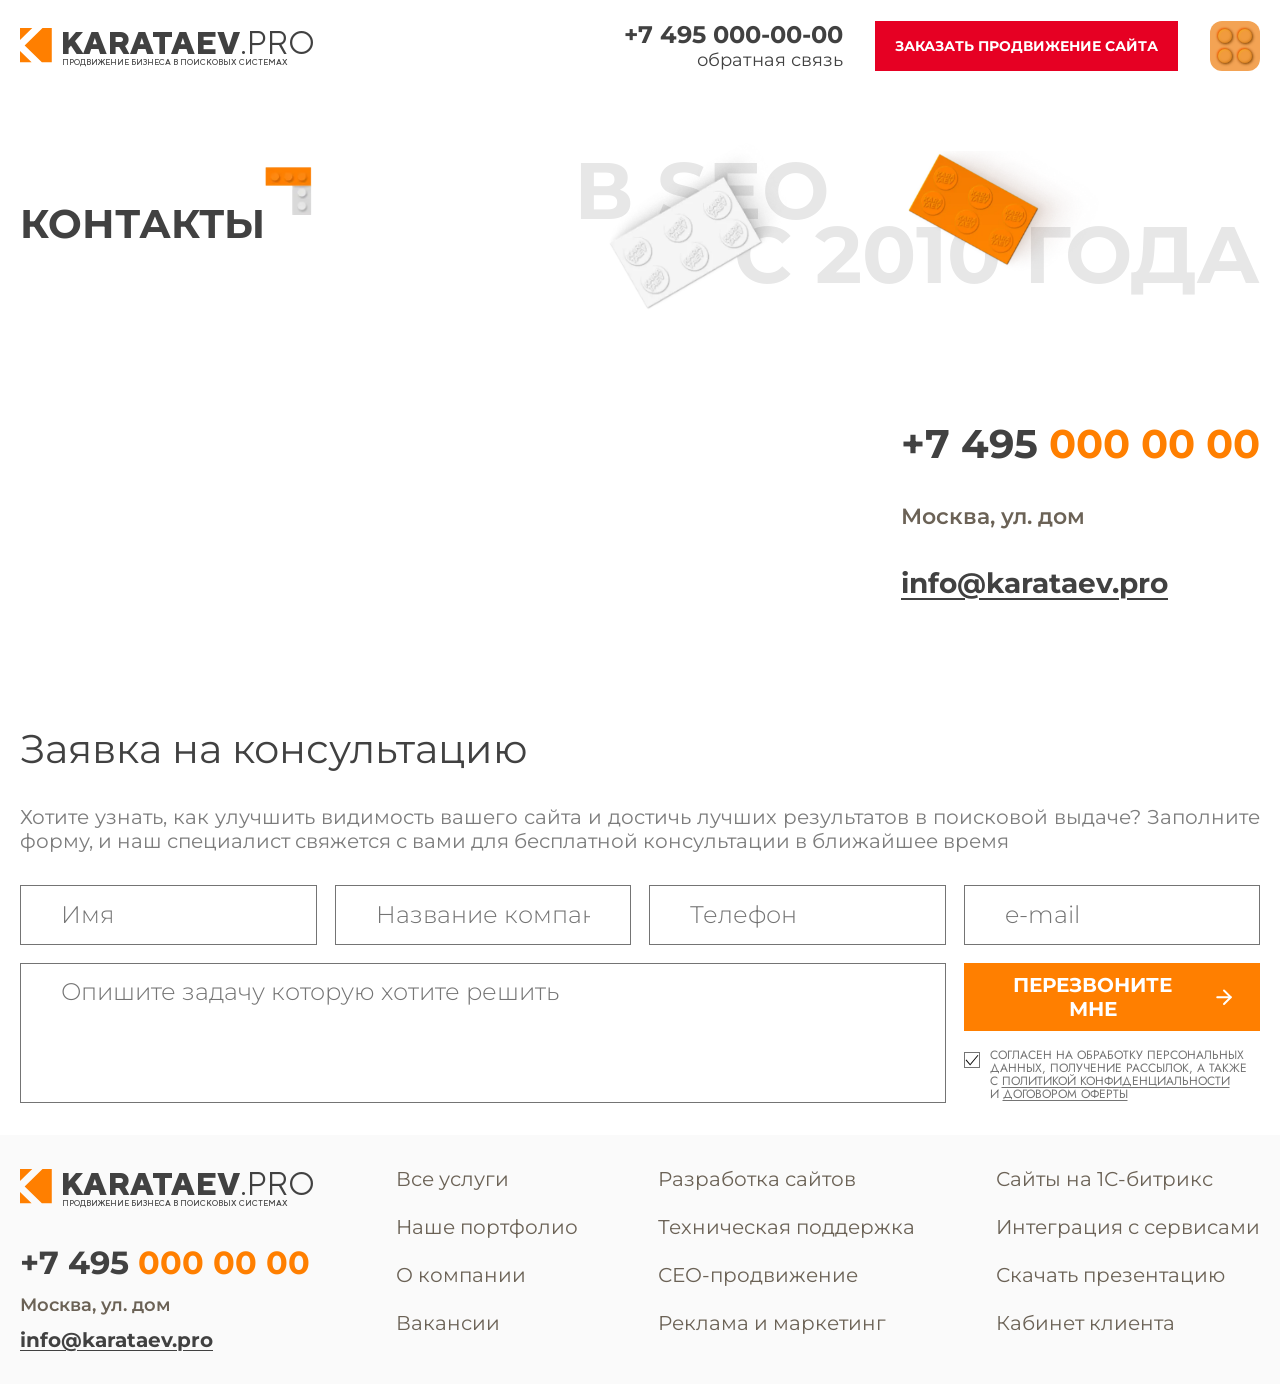
<file: app/contacts.html>
<!DOCTYPE html>
<html lang="ru" class="page">

<head>
  <meta charset="UTF-8">
  <meta name="viewport" content="width=device-width, initial-scale=1.0">
  <meta http-equiv="X-UA-Compatible" content="ie=edge">
  <meta name="format-detection" content="telephone=no">
  <meta name="format-detection" content="date=no">
  <meta name="format-detection" content="address=no">
  <meta name="format-detection" content="email=no">
  <title>KARATAEV.PRO Продвижение бизнеса в поисковых системах</title>
  <link rel="preload" href="fonts/Montserrat-Light.woff2" as="font" type="font/woff2" crossorigin>
  <link rel="preload" href="fonts/Montserrat-Regular.woff2" as="font" type="font/woff2" crossorigin>
  <link rel="preload" href="fonts/Montserrat-Medium.woff2" as="font" type="font/woff2" crossorigin>
  <link rel="preload" href="fonts/Montserrat-SemiBold.woff2" as="font" type="font/woff2" crossorigin>
  <link rel="preload" href="fonts/Montserrat-Bold.woff2" as="font" type="font/woff2" crossorigin>
  <link rel="preload" href="fonts/Montserrat-ExtraBold.woff2" as="font" type="font/woff2" crossorigin>
  <link rel="preload" href="fonts/TTNorms-Regular.woff2" as="font" type="font/woff2" crossorigin>
  <link rel="preload" href="fonts/TTNorms-Medium.woff2" as="font" type="font/woff2" crossorigin>
  <link rel="preload" href="fonts/TTNorms-ExtraBold.woff2" as="font" type="font/woff2" crossorigin>
  <link rel="preload" href="fonts/Jost-Regular.woff2" as="font" type="font/woff2" crossorigin>
  <link rel="stylesheet" href="css/vendor.css">
  <link rel="stylesheet" href="css/main.css">
  <script defer src="js/main.js"></script>
</head>

<script src="https://api-maps.yandex.ru/2.1/?lang=ru_RU" type="text/javascript"></script>

<body class="page-body">
  <h1 class="visually-hidden">
    Главная страница
</h1>

  <div class="site-container">
    <header class="header">
  <div class="header-main">
    <div class="container">
      <a href="#" class="brand">
        <img loading="lazy" src="img/logo.svg" class="brand-image" width="34" height="38" alt="Лого">
        <span class="brand-text">
          <span class="brand-text-main">
            <span>karataev</span>.pro
          </span>
          <span class="brand-text-sub">
            Продвижение бизнеса в поисковых системах
          </span>
        </span>
      </a>

      <ul class="list-reset navbar-buttons">
        <li class="nav-item is-mobile-hidden">
          <a href="tel:+74950000000" class="btn btn-phone nav-link">
            +7 495 000-00-00
            <span class="subtext">
              обратная связь
            </span>
          </a>
        </li>
        <li class="nav-item is-mobile-hidden">
          <button type="button" class="btn btn-base btn-secondary nav-link">
            Заказать продвижение сайта
          </button>
        </li>
        <li class="nav-item">
          <button type="button" class="btn btn-menu nav-link"
            data-bs-toggle="offcanvas"
            data-bs-target="#offcanvas-navigation"
            aria-controls="offcanvas navigation">
            <span class="point"></span>
            <span class="point"></span>
            <span class="point"></span>
            <span class="point"></span>
          </button>
        </li>
      </ul>

    </div>
  </div>

  <div class="header-bottom">
    <div class="container">
      <ul class="list-reset navbar-nav"
        data-transfer-origin="navbar-nav-1"
        data-transfer-breakpoint="1400"
        data-transfer-placement="first">
        <li class="nav-item">
          <a href="#" class="btn nav-link">
            Продвижение сайтов
          </a>
        </li>
        <li class="nav-item">
          <a href="#" class="btn nav-link">
            Консалтинг
          </a>
        </li>
        <li class="nav-item">
          <a href="#" class="btn nav-link">
            Продвижение медицинских центров
          </a>
        </li>
        <li class="nav-item">
          <a href="#" class="btn nav-link">
            Продвижение сайтов
          </a>
        </li>
      </ul>

      <ul class="list-reset navbar-nav"
        data-transfer-origin="navbar-nav-2"
        data-transfer-breakpoint="1400">
        <li class="nav-item">
          <a href="#" class="btn nav-link">
            ТОП КЕЙСЫ
          </a>
        </li>
        <li class="nav-item">
          <a href="#" class="btn nav-link">
            Команда
          </a>
        </li>
        <li class="nav-item">
          <a href="#" class="btn nav-link">
            Контакты
          </a>
        </li>
        <li class="nav-item">
          <a href="#" class="btn nav-link">
            О компании
          </a>
        </li>
      </ul>
    </div>
  </div>
</header>

    <main class="main">
      <div class="main-section">
        <section class="section page-header page-header--contacts">
          <div class="container">
            <h2 class="page-title">
              КОНТАКТЫ
            </h2>

            <div class="page-decoration">
              <p class="page-decoration-text page-decoration-text--upper">
                в SEO
              </p>
              <p class="page-decoration-text page-decoration-text--lower">
                с 2010 ГОДА
              </p>

              <div class="page-decoration-pictures">
                <img loading="lazy" src="img/decorations/lego--bigger-light.webp" class="image" width="250" height="140"
                  alt="Картинка">
                <img loading="lazy" src="img/decorations/lego--bigger-primary.webp" class="image" width="272"
                  height="154" alt="Картинка">
                <img loading="lazy" src="img/decorations/lego--many-2.webp" class="image" width="272"
                  height="154" alt="Картинка">
              </div>
            </div>
          </div>
        </section>

        <section class="section section-map">
          <div class="container">
            <div class="map-wrapper">
              <div id="map" class="map"></div>
            </div>
            <script>
              const mapElement = document.querySelector('.map-wrapper')
              ymaps.ready(init)

              function init() {
                var myMap = new ymaps.Map('map', {
                  center: [55.751574, 37.573856], // Координаты (Москва)
                  zoom: 10,
                  controls: []
                })
              }

              document.addEventListener('click', (event) => {
                // Проверяем, находится ли элемент, по которому кликнули, внутри mapElement
                const isInsideMap = mapElement.contains(event.target)
                mapElement.classList.toggle('is-active', isInsideMap)
              })
            </script>

            <div class="contacts">
              <a href="tel:+74950000000" class="btn btn-phone">
                <span>
                  +7 495 <span class="text-color-primary">000 00 00</span>
                </span>
              </a>

              <address class="address">
                Москва, ул. дом
              </address>

              <a href="mailto:info@karataev.pro" class="btn btn-mail text-underline">
                info@karataev.pro
              </a>
            </div>
          </div>
        </section>

        <section class="section">
          <div class="container">
            <form>
              <div class="form-fieldset-header">
                <h2 class="form-fieldset-header-title">
                  Заявка на консультацию
                </h2>

                <p class="form-fieldset-header-text">
                  Хотите узнать, как улучшить видимость вашего сайта и достичь лучших результатов в поисковой выдаче?
                  Заполните форму, и наш специалист свяжется с вами для бесплатной консультации в ближайшее время
                </p>
              </div>

              <div class="field-controls" data-has-fields="4">
                <div class="fieldset">
                  <div class="field-control">
                    <input type="text" class="field" name="Имя" placeholder="Имя" required>
                  </div>
                </div>
                <div class="fieldset">
                  <div class="field-control">
                    <input type="text" class="field" name="Название компании" placeholder="Название компании" required>
                  </div>
                </div>
                <div class="fieldset">
                  <div class="field-control">
                    <input type="tel" class="field" name="Телефон" placeholder="Телефон" required>
                  </div>
                </div>
                <div class="fieldset">
                  <div class="field-control">
                    <input type="email" class="field" name="email" placeholder="e-mail" required>
                  </div>
                </div>
              </div>

              <div class="field-controls" data-has-fields="4">
                <div class="fieldset" data-columns-field="3">
                  <div class="field-control">
                    <textarea class="field" name="Комментарий" placeholder="Опишите задачу которую хотите решить"
                      required></textarea>
                  </div>
                </div>

                <div class="form-footer">
                  <button type="submit" class="btn btn-lg btn-primary btn-submit">
                    ПЕРЕЗВОНИТЕ МНЕ

                    <span class="icon">
                      <svg>
                        <use xlink:href="img/icons/arrow-right.svg#svg-arrow-right"></use>
                      </svg>
                    </span>
                  </button>

                  <div class="form-check">
                    <label class="form-check-label">
                      <input type="checkbox" class="form-check-input" name="policy" required checked>
                      <span>
                        СОГЛАСЕН НА ОБРАБОТКУ ПЕРСОНАЛЬНЫХ ДАННЫХ, ПОЛУЧЕНИЕ РАССЫЛОК, А ТАКЖЕ С <a href="#"
                          class="btn btn-inline text-underline">ПОЛИТИКОЙ КОНФИДЕНЦИАЛЬНОСТИ</a> и <a href="#"
                          class="btn btn-inline text-underline">договором оферты</a>
                      </span>
                    </label>
                  </div>
                </div>
              </div>
            </form>
          </div>
        </section>
      </div>

      <div class="offcanvas offcanvas-end" tabindex="-1" id="offcanvas-navigation">
  <div class="offcanvas-header">
        <a href="#" class="brand">
            <img loading="lazy" src="img/logo.svg" class="brand-image" width="34" height="38" alt="Лого">
            <span class="brand-text">
                <span class="brand-text-main">
                    <span>karataev</span>.pro
                </span>
                <span class="brand-text-sub">
                    Продвижение бизнеса в поисковых системах
                </span>
            </span>
        </a>

        <button type="button" class="btn btn-close"
			data-bs-dismiss="offcanvas"
			aria-label="Закрыть навигационное меню">
            <span class="point"></span>
            <span class="point"></span>
        </button>
  </div>
  <div class="offcanvas-body"
		data-transfer-target="navbar-nav-1 navbar-nav-2">

  </div>
</div>
    </main>

    <footer class="footer">
  <div class="container">
    <div class="footer-main">
      <a href="#" class="brand">
        <img loading="lazy" src="img/logo.svg" class="brand-image" width="34" height="38" alt="Лого">
        <span class="brand-text">
          <span class="brand-text-main">
            <span>karataev</span>.pro
          </span>
          <span class="brand-text-sub">
            Продвижение бизнеса в поисковых системах
          </span>
        </span>
      </a>

      <div class="contacts"
        data-transfer-origin="footer-contacts"
        data-transfer-breakpoint="1200">
        <a href="tel:+74950000000" class="btn btn-phone">
          <span>
            +7 495 <span class="text-color-primary">000 00 00</span>
          </span>
        </a>

        <address class="address">
          Москва, ул. дом
        </address>

        <a href="mailto:info@karataev.pro" class="btn btn-mail text-underline">
          info@karataev.pro
        </a>
      </div>
    </div>

    <ul class="list-reset navbar-nav">
      <li class="nav-item">
        <a href="#" class="btn nav-link">
          Все услуги
        </a>
      </li>
      <li class="nav-item">
        <a href="#" class="btn nav-link">
          Наше портфолио
        </a>
      </li>
      <li class="nav-item">
        <a href="#" class="btn nav-link">
          О компании
        </a>
      </li>
      <li class="nav-item">
        <a href="#" class="btn nav-link">
          Вакансии
        </a>
      </li>
    </ul>
    <ul class="list-reset navbar-nav">
      <li class="nav-item">
        <a href="#" class="btn nav-link">
          Разработка сайтов
        </a>
      </li>
      <li class="nav-item">
        <a href="#" class="btn nav-link">
          Техническая поддержка
        </a>
      </li>
      <li class="nav-item">
        <a href="#" class="btn nav-link">
          СЕО-продвижение
        </a>
      </li>
      <li class="nav-item">
        <a href="#" class="btn nav-link">
          Реклама и маркетинг
        </a>
      </li>
    </ul>
    <ul class="list-reset navbar-nav">
      <li class="nav-item">
        <a href="#" class="btn nav-link">
          Сайты на 1С-битрикс
        </a>
      </li>
      <li class="nav-item">
        <a href="#" class="btn nav-link">
          Интеграция с сервисами
        </a>
      </li>
      <li class="nav-item">
        <a href="#" class="btn nav-link">
          Скачать презентацию
        </a>
      </li>
      <li class="nav-item">
        <a href="#" class="btn nav-link">
          Кабинет клиента
        </a>
      </li>
    </ul>

    <div class="footer-bottom"
      data-transfer-target="footer-contacts"></div>
  </div>
</footer>

<div class="footer-buttons">
  <div class="container">
    <a href="#" class="btn btn-base btn-primary">
      Обратный
      <br>
      звонок

      <span class="icon">
        <svg>
          <use xlink:href="img/icons/arrow-right.svg#svg-arrow-right"></use>
        </svg>
      </span>
    </a>
    <a href="#" class="btn btn-base btn-dark">
      Позвонить

      <span class="icon">
        <svg>
          <use xlink:href="img/icons/arrow-right.svg#svg-arrow-right"></use>
        </svg>
      </span>
    </a>
  </div>
</div>
  </div>
</body>

</html>
</file>
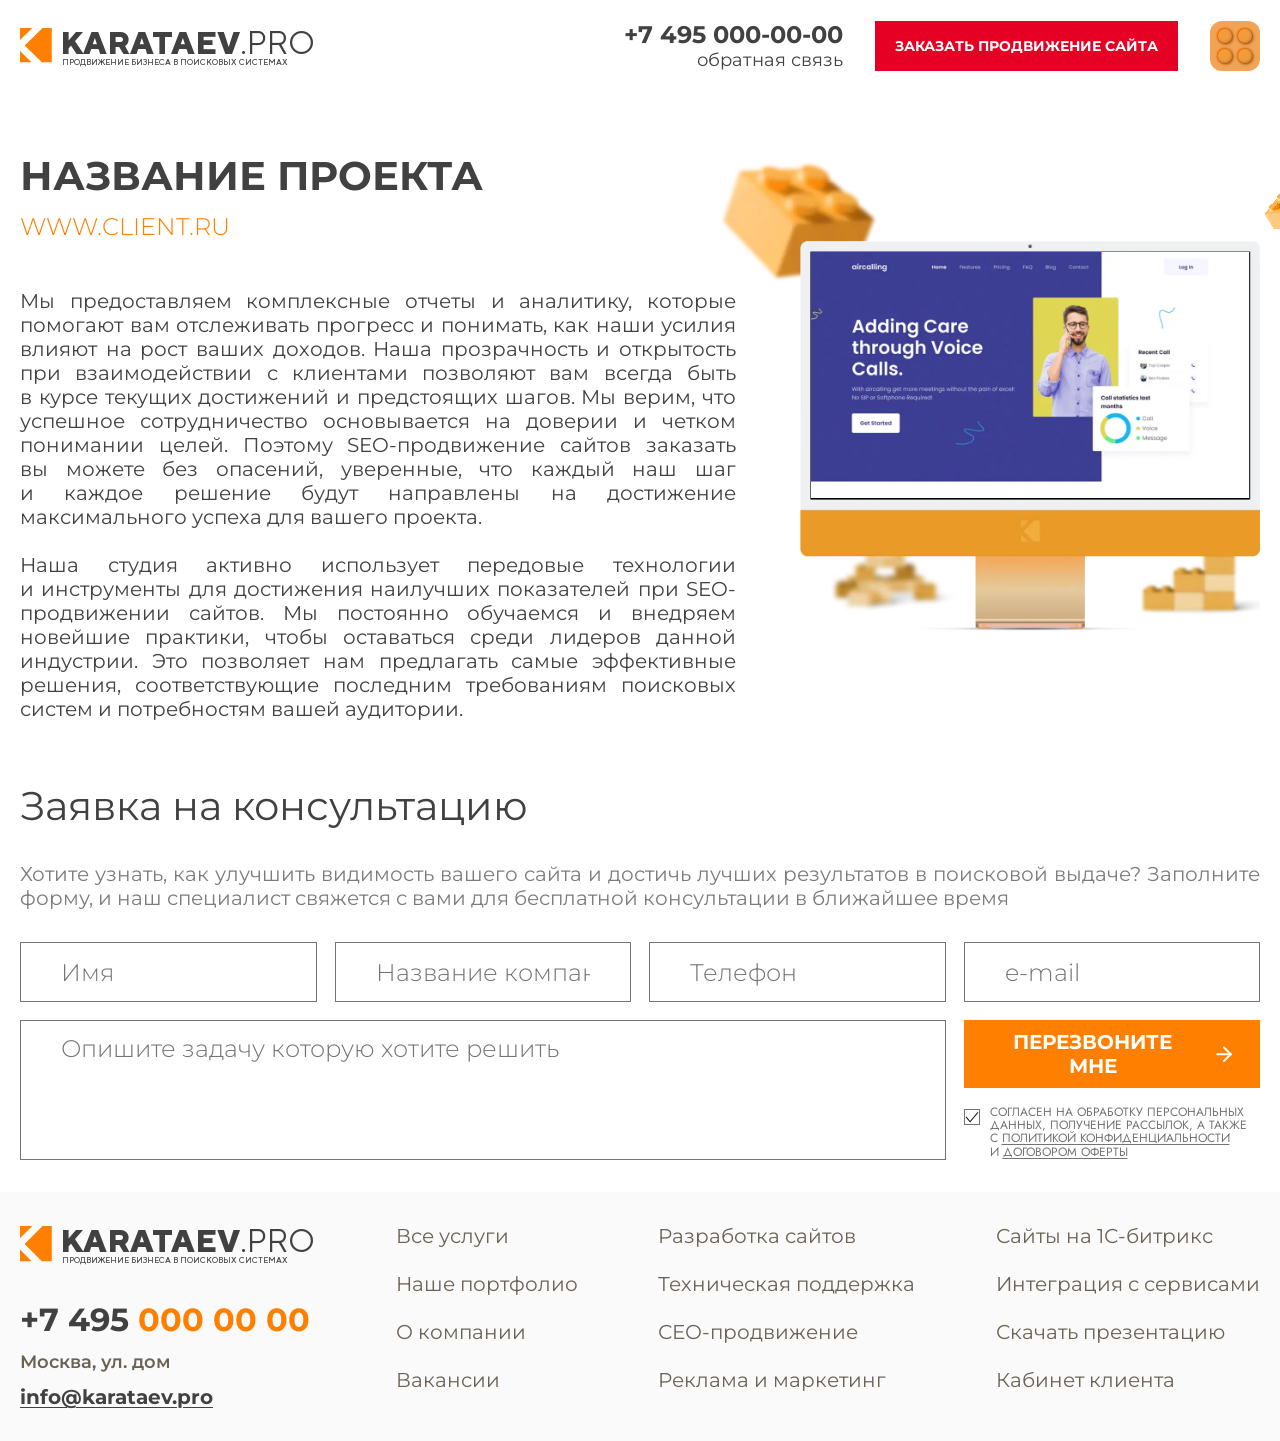
<file: app/project.html>
<!DOCTYPE html>
<html lang="ru" class="page">

<head>
  <meta charset="UTF-8">
  <meta name="viewport" content="width=device-width, initial-scale=1.0">
  <meta http-equiv="X-UA-Compatible" content="ie=edge">
  <meta name="format-detection" content="telephone=no">
  <meta name="format-detection" content="date=no">
  <meta name="format-detection" content="address=no">
  <meta name="format-detection" content="email=no">
  <title>KARATAEV.PRO Продвижение бизнеса в поисковых системах</title>
  <link rel="preload" href="fonts/Montserrat-Light.woff2" as="font" type="font/woff2" crossorigin>
  <link rel="preload" href="fonts/Montserrat-Regular.woff2" as="font" type="font/woff2" crossorigin>
  <link rel="preload" href="fonts/Montserrat-Medium.woff2" as="font" type="font/woff2" crossorigin>
  <link rel="preload" href="fonts/Montserrat-SemiBold.woff2" as="font" type="font/woff2" crossorigin>
  <link rel="preload" href="fonts/Montserrat-Bold.woff2" as="font" type="font/woff2" crossorigin>
  <link rel="preload" href="fonts/Montserrat-ExtraBold.woff2" as="font" type="font/woff2" crossorigin>
  <link rel="preload" href="fonts/TTNorms-Regular.woff2" as="font" type="font/woff2" crossorigin>
  <link rel="preload" href="fonts/TTNorms-Medium.woff2" as="font" type="font/woff2" crossorigin>
  <link rel="preload" href="fonts/TTNorms-ExtraBold.woff2" as="font" type="font/woff2" crossorigin>
  <link rel="preload" href="fonts/Jost-Regular.woff2" as="font" type="font/woff2" crossorigin>
  <link rel="stylesheet" href="css/vendor.css">
  <link rel="stylesheet" href="css/main.css">
  <script defer src="js/main.js"></script>
</head>

<script src="https://api-maps.yandex.ru/2.1/?lang=ru_RU" type="text/javascript"></script>

<body class="page-body">
  <h1 class="visually-hidden">
    Главная страница
</h1>

  <div class="site-container">
    <header class="header">
  <div class="header-main">
    <div class="container">
      <a href="#" class="brand">
        <img loading="lazy" src="img/logo.svg" class="brand-image" width="34" height="38" alt="Лого">
        <span class="brand-text">
          <span class="brand-text-main">
            <span>karataev</span>.pro
          </span>
          <span class="brand-text-sub">
            Продвижение бизнеса в поисковых системах
          </span>
        </span>
      </a>

      <ul class="list-reset navbar-buttons">
        <li class="nav-item is-mobile-hidden">
          <a href="tel:+74950000000" class="btn btn-phone nav-link">
            +7 495 000-00-00
            <span class="subtext">
              обратная связь
            </span>
          </a>
        </li>
        <li class="nav-item is-mobile-hidden">
          <button type="button" class="btn btn-base btn-secondary nav-link">
            Заказать продвижение сайта
          </button>
        </li>
        <li class="nav-item">
          <button type="button" class="btn btn-menu nav-link"
            data-bs-toggle="offcanvas"
            data-bs-target="#offcanvas-navigation"
            aria-controls="offcanvas navigation">
            <span class="point"></span>
            <span class="point"></span>
            <span class="point"></span>
            <span class="point"></span>
          </button>
        </li>
      </ul>

    </div>
  </div>

  <div class="header-bottom">
    <div class="container">
      <ul class="list-reset navbar-nav"
        data-transfer-origin="navbar-nav-1"
        data-transfer-breakpoint="1400"
        data-transfer-placement="first">
        <li class="nav-item">
          <a href="#" class="btn nav-link">
            Продвижение сайтов
          </a>
        </li>
        <li class="nav-item">
          <a href="#" class="btn nav-link">
            Консалтинг
          </a>
        </li>
        <li class="nav-item">
          <a href="#" class="btn nav-link">
            Продвижение медицинских центров
          </a>
        </li>
        <li class="nav-item">
          <a href="#" class="btn nav-link">
            Продвижение сайтов
          </a>
        </li>
      </ul>

      <ul class="list-reset navbar-nav"
        data-transfer-origin="navbar-nav-2"
        data-transfer-breakpoint="1400">
        <li class="nav-item">
          <a href="#" class="btn nav-link">
            ТОП КЕЙСЫ
          </a>
        </li>
        <li class="nav-item">
          <a href="#" class="btn nav-link">
            Команда
          </a>
        </li>
        <li class="nav-item">
          <a href="#" class="btn nav-link">
            Контакты
          </a>
        </li>
        <li class="nav-item">
          <a href="#" class="btn nav-link">
            О компании
          </a>
        </li>
      </ul>
    </div>
  </div>
</header>

    <main class="main">
      <div class="main-section">
        <section class="section project">
          <div class="container">
            <div class="project-content">
              <div class="project-content-header">
                <h2 class="page-title">
                  НАЗВАНИЕ ПРОЕКТА
                </h2>
                <a href="www.client.ru" class="btn btn-link project-website">
                  www.client.ru
                </a>
              </div>

              <div class="project-content-body">
                <p>
                  Мы предоставляем комплексные отчеты и аналитику, которые помогают вам отслеживать прогресс и понимать, как наши усилия влияют на рост ваших доходов. Наша прозрачность и открытость при взаимодействии с клиентами позволяют вам всегда быть в курсе текущих достижений и предстоящих шагов. Мы верим, что успешное сотрудничество основывается на доверии и четком понимании целей. Поэтому SEO-продвижение сайтов заказать вы можете без опасений, уверенные, что каждый наш шаг и каждое решение будут направлены на достижение максимального успеха для вашего проекта.
                </p>

                <p>
                  Наша студия активно использует передовые технологии и инструменты для достижения наилучших показателей при SEO-продвижении сайтов. Мы постоянно обучаемся и внедряем новейшие практики, чтобы оставаться среди лидеров данной индустрии. Это позволяет нам предлагать самые эффективные решения, соответствующие последним требованиям поисковых систем и потребностям вашей аудитории.
                </p>
              </div>
            </div>

            <div class="project-picture">
              <div class="project-picture-image" style="background-image: url(img/project/image-1.webp);"></div>
              <picture>
                <source srcset="img/project/mask.webp" type="image/webp">
                <img loading="lazy" src="img/project/mask.png" class="image" width="532" height="452" alt="Картинка">
              </picture>
            </div>
          </div>
        </section>

        <section class="section">
          <div class="container">
            <form>
              <div class="form-fieldset-header">
                <h2 class="form-fieldset-header-title">
                  Заявка на консультацию
                </h2>

                <p class="form-fieldset-header-text">
                  Хотите узнать, как улучшить видимость вашего сайта и достичь лучших результатов в поисковой выдаче?
                  Заполните форму, и наш специалист свяжется с вами для бесплатной консультации в ближайшее время
                </p>
              </div>

              <div class="field-controls" data-has-fields="4">
                <div class="fieldset">
                  <div class="field-control">
                    <input type="text" class="field" name="Имя" placeholder="Имя" required>
                  </div>
                </div>
                <div class="fieldset">
                  <div class="field-control">
                    <input type="text" class="field" name="Название компании" placeholder="Название компании" required>
                  </div>
                </div>
                <div class="fieldset">
                  <div class="field-control">
                    <input type="tel" class="field" name="Телефон" placeholder="Телефон" required>
                  </div>
                </div>
                <div class="fieldset">
                  <div class="field-control">
                    <input type="email" class="field" name="email" placeholder="e-mail" required>
                  </div>
                </div>
              </div>

              <div class="field-controls" data-has-fields="4">
                <div class="fieldset" data-columns-field="3">
                  <div class="field-control">
                    <textarea class="field" name="Комментарий" placeholder="Опишите задачу которую хотите решить"
                      required></textarea>
                  </div>
                </div>

                <div class="form-footer">
                  <button type="submit" class="btn btn-lg btn-primary btn-submit">
                    ПЕРЕЗВОНИТЕ МНЕ

                    <span class="icon">
                      <svg>
                        <use xlink:href="img/icons/arrow-right.svg#svg-arrow-right"></use>
                      </svg>
                    </span>
                  </button>

                  <div class="form-check">
                    <label class="form-check-label">
                      <input type="checkbox" class="form-check-input" name="policy" required checked>
                      <span>
                        СОГЛАСЕН НА ОБРАБОТКУ ПЕРСОНАЛЬНЫХ ДАННЫХ, ПОЛУЧЕНИЕ РАССЫЛОК, А ТАКЖЕ С <a href="#"
                          class="btn btn-inline text-underline">ПОЛИТИКОЙ КОНФИДЕНЦИАЛЬНОСТИ</a> и <a href="#"
                          class="btn btn-inline text-underline">договором оферты</a>
                      </span>
                    </label>
                  </div>
                </div>
              </div>
            </form>
          </div>
        </section>
      </div>

      <div class="offcanvas offcanvas-end" tabindex="-1" id="offcanvas-navigation">
  <div class="offcanvas-header">
        <a href="#" class="brand">
            <img loading="lazy" src="img/logo.svg" class="brand-image" width="34" height="38" alt="Лого">
            <span class="brand-text">
                <span class="brand-text-main">
                    <span>karataev</span>.pro
                </span>
                <span class="brand-text-sub">
                    Продвижение бизнеса в поисковых системах
                </span>
            </span>
        </a>

        <button type="button" class="btn btn-close"
			data-bs-dismiss="offcanvas"
			aria-label="Закрыть навигационное меню">
            <span class="point"></span>
            <span class="point"></span>
        </button>
  </div>
  <div class="offcanvas-body"
		data-transfer-target="navbar-nav-1 navbar-nav-2">

  </div>
</div>
    </main>

    <footer class="footer">
  <div class="container">
    <div class="footer-main">
      <a href="#" class="brand">
        <img loading="lazy" src="img/logo.svg" class="brand-image" width="34" height="38" alt="Лого">
        <span class="brand-text">
          <span class="brand-text-main">
            <span>karataev</span>.pro
          </span>
          <span class="brand-text-sub">
            Продвижение бизнеса в поисковых системах
          </span>
        </span>
      </a>

      <div class="contacts"
        data-transfer-origin="footer-contacts"
        data-transfer-breakpoint="1200">
        <a href="tel:+74950000000" class="btn btn-phone">
          <span>
            +7 495 <span class="text-color-primary">000 00 00</span>
          </span>
        </a>

        <address class="address">
          Москва, ул. дом
        </address>

        <a href="mailto:info@karataev.pro" class="btn btn-mail text-underline">
          info@karataev.pro
        </a>
      </div>
    </div>

    <ul class="list-reset navbar-nav">
      <li class="nav-item">
        <a href="#" class="btn nav-link">
          Все услуги
        </a>
      </li>
      <li class="nav-item">
        <a href="#" class="btn nav-link">
          Наше портфолио
        </a>
      </li>
      <li class="nav-item">
        <a href="#" class="btn nav-link">
          О компании
        </a>
      </li>
      <li class="nav-item">
        <a href="#" class="btn nav-link">
          Вакансии
        </a>
      </li>
    </ul>
    <ul class="list-reset navbar-nav">
      <li class="nav-item">
        <a href="#" class="btn nav-link">
          Разработка сайтов
        </a>
      </li>
      <li class="nav-item">
        <a href="#" class="btn nav-link">
          Техническая поддержка
        </a>
      </li>
      <li class="nav-item">
        <a href="#" class="btn nav-link">
          СЕО-продвижение
        </a>
      </li>
      <li class="nav-item">
        <a href="#" class="btn nav-link">
          Реклама и маркетинг
        </a>
      </li>
    </ul>
    <ul class="list-reset navbar-nav">
      <li class="nav-item">
        <a href="#" class="btn nav-link">
          Сайты на 1С-битрикс
        </a>
      </li>
      <li class="nav-item">
        <a href="#" class="btn nav-link">
          Интеграция с сервисами
        </a>
      </li>
      <li class="nav-item">
        <a href="#" class="btn nav-link">
          Скачать презентацию
        </a>
      </li>
      <li class="nav-item">
        <a href="#" class="btn nav-link">
          Кабинет клиента
        </a>
      </li>
    </ul>

    <div class="footer-bottom"
      data-transfer-target="footer-contacts"></div>
  </div>
</footer>

<div class="footer-buttons">
  <div class="container">
    <a href="#" class="btn btn-base btn-primary">
      Обратный
      <br>
      звонок

      <span class="icon">
        <svg>
          <use xlink:href="img/icons/arrow-right.svg#svg-arrow-right"></use>
        </svg>
      </span>
    </a>
    <a href="#" class="btn btn-base btn-dark">
      Позвонить

      <span class="icon">
        <svg>
          <use xlink:href="img/icons/arrow-right.svg#svg-arrow-right"></use>
        </svg>
      </span>
    </a>
  </div>
</div>
  </div>
</body>

</html>
</file>
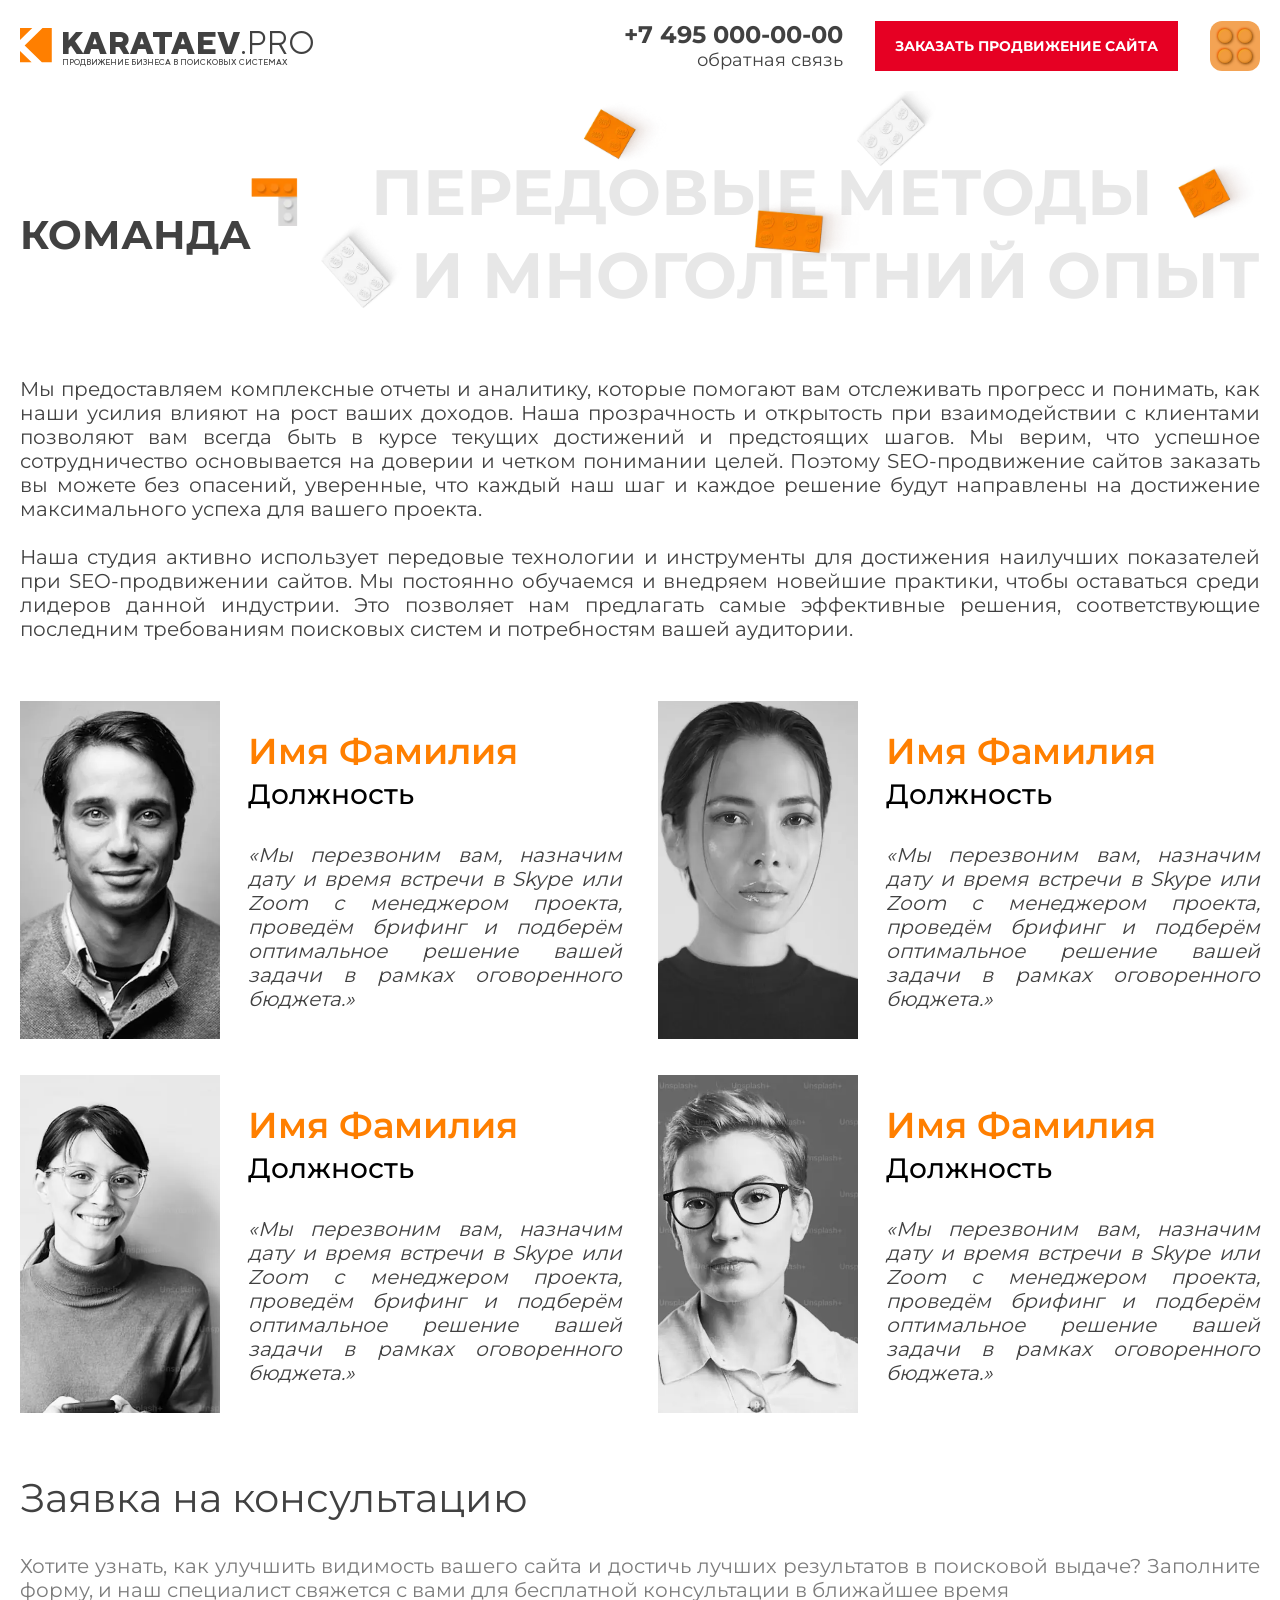
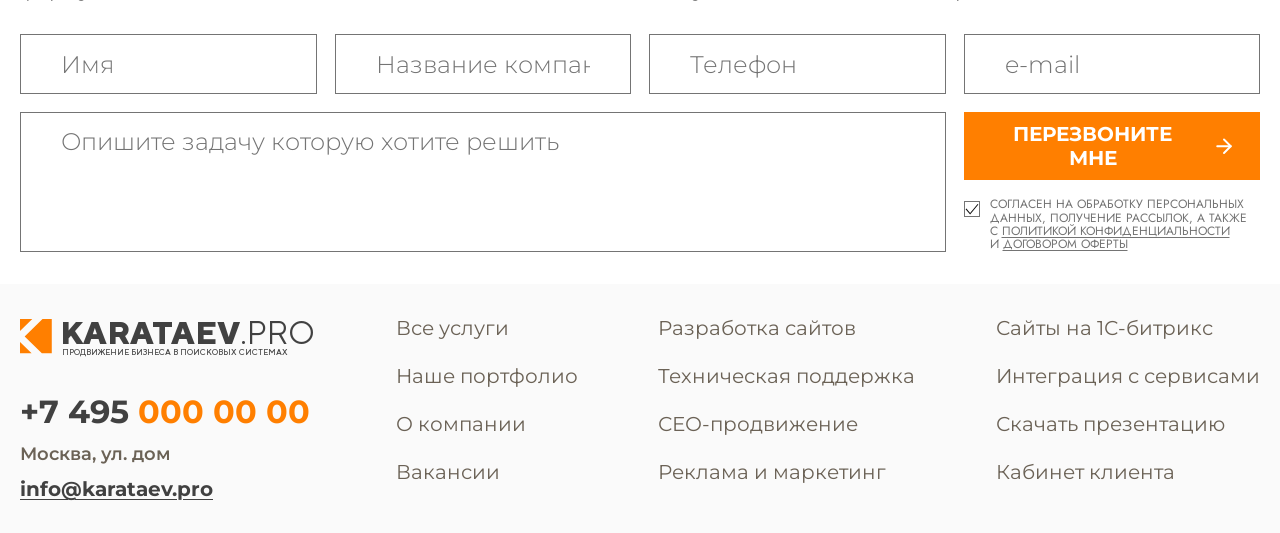
<file: app/team.html>
<!DOCTYPE html>
<html lang="ru" class="page">

<head>
  <meta charset="UTF-8">
  <meta name="viewport" content="width=device-width, initial-scale=1.0">
  <meta http-equiv="X-UA-Compatible" content="ie=edge">
  <meta name="format-detection" content="telephone=no">
  <meta name="format-detection" content="date=no">
  <meta name="format-detection" content="address=no">
  <meta name="format-detection" content="email=no">
  <title>KARATAEV.PRO Продвижение бизнеса в поисковых системах</title>
  <link rel="preload" href="fonts/Montserrat-Light.woff2" as="font" type="font/woff2" crossorigin>
  <link rel="preload" href="fonts/Montserrat-Regular.woff2" as="font" type="font/woff2" crossorigin>
  <link rel="preload" href="fonts/Montserrat-Medium.woff2" as="font" type="font/woff2" crossorigin>
  <link rel="preload" href="fonts/Montserrat-SemiBold.woff2" as="font" type="font/woff2" crossorigin>
  <link rel="preload" href="fonts/Montserrat-Bold.woff2" as="font" type="font/woff2" crossorigin>
  <link rel="preload" href="fonts/Montserrat-ExtraBold.woff2" as="font" type="font/woff2" crossorigin>
  <link rel="preload" href="fonts/TTNorms-Regular.woff2" as="font" type="font/woff2" crossorigin>
  <link rel="preload" href="fonts/TTNorms-Medium.woff2" as="font" type="font/woff2" crossorigin>
  <link rel="preload" href="fonts/TTNorms-ExtraBold.woff2" as="font" type="font/woff2" crossorigin>
  <link rel="preload" href="fonts/Jost-Regular.woff2" as="font" type="font/woff2" crossorigin>
  <link rel="stylesheet" href="css/vendor.css">
  <link rel="stylesheet" href="css/main.css">
  <script defer src="js/main.js"></script>
</head>

<script src="https://api-maps.yandex.ru/2.1/?lang=ru_RU" type="text/javascript"></script>

<body class="page-body">
  <h1 class="visually-hidden">
    Главная страница
</h1>

  <div class="site-container">
    <header class="header">
  <div class="header-main">
    <div class="container">
      <a href="#" class="brand">
        <img loading="lazy" src="img/logo.svg" class="brand-image" width="34" height="38" alt="Лого">
        <span class="brand-text">
          <span class="brand-text-main">
            <span>karataev</span>.pro
          </span>
          <span class="brand-text-sub">
            Продвижение бизнеса в поисковых системах
          </span>
        </span>
      </a>

      <ul class="list-reset navbar-buttons">
        <li class="nav-item is-mobile-hidden">
          <a href="tel:+74950000000" class="btn btn-phone nav-link">
            +7 495 000-00-00
            <span class="subtext">
              обратная связь
            </span>
          </a>
        </li>
        <li class="nav-item is-mobile-hidden">
          <button type="button" class="btn btn-base btn-secondary nav-link">
            Заказать продвижение сайта
          </button>
        </li>
        <li class="nav-item">
          <button type="button" class="btn btn-menu nav-link"
            data-bs-toggle="offcanvas"
            data-bs-target="#offcanvas-navigation"
            aria-controls="offcanvas navigation">
            <span class="point"></span>
            <span class="point"></span>
            <span class="point"></span>
            <span class="point"></span>
          </button>
        </li>
      </ul>

    </div>
  </div>

  <div class="header-bottom">
    <div class="container">
      <ul class="list-reset navbar-nav"
        data-transfer-origin="navbar-nav-1"
        data-transfer-breakpoint="1400"
        data-transfer-placement="first">
        <li class="nav-item">
          <a href="#" class="btn nav-link">
            Продвижение сайтов
          </a>
        </li>
        <li class="nav-item">
          <a href="#" class="btn nav-link">
            Консалтинг
          </a>
        </li>
        <li class="nav-item">
          <a href="#" class="btn nav-link">
            Продвижение медицинских центров
          </a>
        </li>
        <li class="nav-item">
          <a href="#" class="btn nav-link">
            Продвижение сайтов
          </a>
        </li>
      </ul>

      <ul class="list-reset navbar-nav"
        data-transfer-origin="navbar-nav-2"
        data-transfer-breakpoint="1400">
        <li class="nav-item">
          <a href="#" class="btn nav-link">
            ТОП КЕЙСЫ
          </a>
        </li>
        <li class="nav-item">
          <a href="#" class="btn nav-link">
            Команда
          </a>
        </li>
        <li class="nav-item">
          <a href="#" class="btn nav-link">
            Контакты
          </a>
        </li>
        <li class="nav-item">
          <a href="#" class="btn nav-link">
            О компании
          </a>
        </li>
      </ul>
    </div>
  </div>
</header>

    <main class="main">
      <div class="main-section">
        <section class="section page-header page-header--team">
          <div class="container">
            <h2 class="page-title">
              КОМАНДА
            </h2>

            <div class="page-decoration">
              <p class="page-decoration-text page-decoration-text--upper">
                передовые методы
              </p>
              <p class="page-decoration-text page-decoration-text--lower">
                и многолетний опыт
              </p>

              <div class="page-decoration-pictures">
                <img loading="lazy" src="img/decorations/lego--1-light.webp" class="image" width="112" height="52"
                  alt="Картинка">
                <img loading="lazy" src="img/decorations/lego--1-primary.webp" class="image" width="120" height="90"
                  alt="Картинка">
                <img loading="lazy" src="img/decorations/lego--2-primary.webp" class="image" width="150" height="88"
                  alt="Картинка">
                <img loading="lazy" src="img/decorations/lego--2-light.webp" class="image" width="110" height="112"
                  alt="Картинка">
                <img loading="lazy" src="img/decorations/lego--3-primary.webp" class="image" width="120" height="90"
                  alt="Картинка">
                <img loading="lazy" src="img/decorations/lego--many.webp" class="image" width="160" height="107"
                  alt="Картинка">
              </div>
            </div>
          </div>
        </section>

        <section class="section team-description">
          <div class="container">
            <p>
              Мы предоставляем комплексные отчеты и аналитику, которые помогают вам отслеживать прогресс и понимать, как наши усилия влияют на рост ваших доходов. Наша прозрачность и открытость при взаимодействии с клиентами позволяют вам всегда быть в курсе текущих достижений и предстоящих шагов. Мы верим, что успешное сотрудничество основывается на доверии и четком понимании целей. Поэтому SEO-продвижение сайтов заказать вы можете без опасений, уверенные, что каждый наш шаг и каждое решение будут направлены на достижение максимального успеха для вашего проекта.
            </p>
            <p>
              Наша студия активно использует передовые технологии и инструменты для достижения наилучших показателей при SEO-продвижении сайтов. Мы постоянно обучаемся и внедряем новейшие практики, чтобы оставаться среди лидеров данной индустрии. Это позволяет нам предлагать самые эффективные решения, соответствующие последним требованиям поисковых систем и потребностям вашей аудитории.
            </p>
          </div>
        </section>

        <section class="section team">
          <div class="container">
            <article class="team-item">
              <div class="team-item-picture">
                <picture>
                  <source srcset="img/team/image-1.webp" type="image/webp">
                  <img loading="lazy" src="img/team/image-1.jpg" class="image" width="211" height="330" alt="Картинка">
                </picture>
              </div>
              <div class="team-item-content">
                <div class="team-item-header">
                  <h3 class="team-item-name">Имя Фамилия</h3>
                  <p class="team-item-position">Должность</p>
                </div>
                <div class="team-item-body">
                  <p>
                    «Мы перезвоним вам, назначим дату и время встречи в Skype или Zoom с менеджером проекта, проведём брифинг и подберём оптимальное решение вашей задачи в рамках оговоренного бюджета.»
                  </p>
                </div>
              </div>
            </article>
            <article class="team-item">
              <div class="team-item-picture">
                <picture>
                  <source srcset="img/team/image-2.webp" type="image/webp">
                  <img loading="lazy" src="img/team/image-2.jpg" class="image" width="211" height="330" alt="Картинка">
                </picture>
              </div>
              <div class="team-item-content">
                <div class="team-item-header">
                  <h3 class="team-item-name">Имя Фамилия</h3>
                  <p class="team-item-position">Должность</p>
                </div>
                <div class="team-item-body">
                  <p>
                    «Мы перезвоним вам, назначим дату и время встречи в Skype или Zoom с менеджером проекта, проведём брифинг и подберём оптимальное решение вашей задачи в рамках оговоренного бюджета.»
                  </p>
                </div>
              </div>
            </article>
            <article class="team-item">
              <div class="team-item-picture">
                <picture>
                  <source srcset="img/team/image-3.webp" type="image/webp">
                  <img loading="lazy" src="img/team/image-3.jpg" class="image" width="211" height="330" alt="Картинка">
                </picture>
              </div>
              <div class="team-item-content">
                <div class="team-item-header">
                  <h3 class="team-item-name">Имя Фамилия</h3>
                  <p class="team-item-position">Должность</p>
                </div>
                <div class="team-item-body">
                  <p>
                    «Мы перезвоним вам, назначим дату и время встречи в Skype или Zoom с менеджером проекта, проведём брифинг и подберём оптимальное решение вашей задачи в рамках оговоренного бюджета.»
                  </p>
                </div>
              </div>
            </article>
            <article class="team-item">
              <div class="team-item-picture">
                <picture>
                  <source srcset="img/team/image-4.webp" type="image/webp">
                  <img loading="lazy" src="img/team/image-4.jpg" class="image" width="211" height="330" alt="Картинка">
                </picture>
              </div>
              <div class="team-item-content">
                <div class="team-item-header">
                  <h3 class="team-item-name">Имя Фамилия</h3>
                  <p class="team-item-position">Должность</p>
                </div>
                <div class="team-item-body">
                  <p>
                    «Мы перезвоним вам, назначим дату и время встречи в Skype или Zoom с менеджером проекта, проведём брифинг и подберём оптимальное решение вашей задачи в рамках оговоренного бюджета.»
                  </p>
                </div>
              </div>
            </article>
          </div>
        </section>

        <section class="section">
          <div class="container">
            <form>
              <div class="form-fieldset-header">
                <h2 class="form-fieldset-header-title">
                  Заявка на консультацию
                </h2>

                <p class="form-fieldset-header-text">
                  Хотите узнать, как улучшить видимость вашего сайта и достичь лучших результатов в поисковой выдаче?
                  Заполните форму, и наш специалист свяжется с вами для бесплатной консультации в ближайшее время
                </p>
              </div>

              <div class="field-controls" data-has-fields="4">
                <div class="fieldset">
                  <div class="field-control">
                    <input type="text" class="field" name="Имя" placeholder="Имя" required>
                  </div>
                </div>
                <div class="fieldset">
                  <div class="field-control">
                    <input type="text" class="field" name="Название компании" placeholder="Название компании" required>
                  </div>
                </div>
                <div class="fieldset">
                  <div class="field-control">
                    <input type="tel" class="field" name="Телефон" placeholder="Телефон" required>
                  </div>
                </div>
                <div class="fieldset">
                  <div class="field-control">
                    <input type="email" class="field" name="email" placeholder="e-mail" required>
                  </div>
                </div>
              </div>

              <div class="field-controls" data-has-fields="4">
                <div class="fieldset" data-columns-field="3">
                  <div class="field-control">
                    <textarea class="field" name="Комментарий" placeholder="Опишите задачу которую хотите решить"
                      required></textarea>
                  </div>
                </div>

                <div class="form-footer">
                  <button type="submit" class="btn btn-lg btn-primary btn-submit">
                    ПЕРЕЗВОНИТЕ МНЕ

                    <span class="icon">
                      <svg>
                        <use xlink:href="img/icons/arrow-right.svg#svg-arrow-right"></use>
                      </svg>
                    </span>
                  </button>

                  <div class="form-check">
                    <label class="form-check-label">
                      <input type="checkbox" class="form-check-input" name="policy" required checked>
                      <span>
                        СОГЛАСЕН НА ОБРАБОТКУ ПЕРСОНАЛЬНЫХ ДАННЫХ, ПОЛУЧЕНИЕ РАССЫЛОК, А ТАКЖЕ С <a href="#"
                          class="btn btn-inline text-underline">ПОЛИТИКОЙ КОНФИДЕНЦИАЛЬНОСТИ</a> и <a href="#"
                          class="btn btn-inline text-underline">договором оферты</a>
                      </span>
                    </label>
                  </div>
                </div>
              </div>
            </form>
          </div>
        </section>
      </div>

      <div class="offcanvas offcanvas-end" tabindex="-1" id="offcanvas-navigation">
  <div class="offcanvas-header">
        <a href="#" class="brand">
            <img loading="lazy" src="img/logo.svg" class="brand-image" width="34" height="38" alt="Лого">
            <span class="brand-text">
                <span class="brand-text-main">
                    <span>karataev</span>.pro
                </span>
                <span class="brand-text-sub">
                    Продвижение бизнеса в поисковых системах
                </span>
            </span>
        </a>

        <button type="button" class="btn btn-close"
			data-bs-dismiss="offcanvas"
			aria-label="Закрыть навигационное меню">
            <span class="point"></span>
            <span class="point"></span>
        </button>
  </div>
  <div class="offcanvas-body"
		data-transfer-target="navbar-nav-1 navbar-nav-2">

  </div>
</div>
    </main>

    <footer class="footer">
  <div class="container">
    <div class="footer-main">
      <a href="#" class="brand">
        <img loading="lazy" src="img/logo.svg" class="brand-image" width="34" height="38" alt="Лого">
        <span class="brand-text">
          <span class="brand-text-main">
            <span>karataev</span>.pro
          </span>
          <span class="brand-text-sub">
            Продвижение бизнеса в поисковых системах
          </span>
        </span>
      </a>

      <div class="contacts"
        data-transfer-origin="footer-contacts"
        data-transfer-breakpoint="1200">
        <a href="tel:+74950000000" class="btn btn-phone">
          <span>
            +7 495 <span class="text-color-primary">000 00 00</span>
          </span>
        </a>

        <address class="address">
          Москва, ул. дом
        </address>

        <a href="mailto:info@karataev.pro" class="btn btn-mail text-underline">
          info@karataev.pro
        </a>
      </div>
    </div>

    <ul class="list-reset navbar-nav">
      <li class="nav-item">
        <a href="#" class="btn nav-link">
          Все услуги
        </a>
      </li>
      <li class="nav-item">
        <a href="#" class="btn nav-link">
          Наше портфолио
        </a>
      </li>
      <li class="nav-item">
        <a href="#" class="btn nav-link">
          О компании
        </a>
      </li>
      <li class="nav-item">
        <a href="#" class="btn nav-link">
          Вакансии
        </a>
      </li>
    </ul>
    <ul class="list-reset navbar-nav">
      <li class="nav-item">
        <a href="#" class="btn nav-link">
          Разработка сайтов
        </a>
      </li>
      <li class="nav-item">
        <a href="#" class="btn nav-link">
          Техническая поддержка
        </a>
      </li>
      <li class="nav-item">
        <a href="#" class="btn nav-link">
          СЕО-продвижение
        </a>
      </li>
      <li class="nav-item">
        <a href="#" class="btn nav-link">
          Реклама и маркетинг
        </a>
      </li>
    </ul>
    <ul class="list-reset navbar-nav">
      <li class="nav-item">
        <a href="#" class="btn nav-link">
          Сайты на 1С-битрикс
        </a>
      </li>
      <li class="nav-item">
        <a href="#" class="btn nav-link">
          Интеграция с сервисами
        </a>
      </li>
      <li class="nav-item">
        <a href="#" class="btn nav-link">
          Скачать презентацию
        </a>
      </li>
      <li class="nav-item">
        <a href="#" class="btn nav-link">
          Кабинет клиента
        </a>
      </li>
    </ul>

    <div class="footer-bottom"
      data-transfer-target="footer-contacts"></div>
  </div>
</footer>

<div class="footer-buttons">
  <div class="container">
    <a href="#" class="btn btn-base btn-primary">
      Обратный
      <br>
      звонок

      <span class="icon">
        <svg>
          <use xlink:href="img/icons/arrow-right.svg#svg-arrow-right"></use>
        </svg>
      </span>
    </a>
    <a href="#" class="btn btn-base btn-dark">
      Позвонить

      <span class="icon">
        <svg>
          <use xlink:href="img/icons/arrow-right.svg#svg-arrow-right"></use>
        </svg>
      </span>
    </a>
  </div>
</div>
  </div>
</body>

</html>
</file>
<file: app/css/main.css>
:root {
  --font-family: "Montserrat", sans-serif;
  --font-secondary: "TTNorms", sans-serif;
  --font-third: "Jost", sans-serif;
  --content-width: 100rem;
  --container-offset: 1.25rem;
  --container-width: calc(var(--content-width) + (var(--container-offset) * 2));
  --fs-base: 1rem;
  --fw-base: 400;
  --lh-base: normal;
  --title-color: #000;
  --text-color: #414141;
  --primary: #ff7f00;
  --primary-300: #F3A354;
  --primary-400: #F19B3E;
  --secondary: #E60023;
  --secondary-500: #c5021f;
  --light: #fff;
  --gray: #7c7c7c;
  --body-bg: #fff;
  --rounded: 1rem;
  --shadow: 0px 0px .625rem .125rem rgba(0,0,0,0.375);
  --shadow-sm: 0px 0px .625rem .125rem rgba(0,0,0,0.25);
  --transition-duration: 300ms;
  --transition-timing-function: ease-in-out;
}

/* stylelint-disable */
@font-face {
  font-family: "Montserrat";
  src: url("../fonts/Montserrat-Light.woff2") format("woff2");
  font-weight: 300;
  font-display: swap;
  font-style: normal;
}
@font-face {
  font-family: "Montserrat";
  src: url("../fonts/Montserrat-Regular.woff2") format("woff2");
  font-weight: 400;
  font-display: swap;
  font-style: normal;
}
@font-face {
  font-family: "Montserrat";
  src: url("../fonts/Montserrat-Medium.woff2") format("woff2");
  font-weight: 500;
  font-display: swap;
  font-style: normal;
}
@font-face {
  font-family: "Montserrat";
  src: url("../fonts/Montserrat-SemiBold.woff2") format("woff2");
  font-weight: 600;
  font-display: swap;
  font-style: normal;
}
@font-face {
  font-family: "Montserrat";
  src: url("../fonts/Montserrat-Bold.woff2") format("woff2");
  font-weight: 700;
  font-display: swap;
  font-style: normal;
}
@font-face {
  font-family: "Montserrat";
  src: url("../fonts/Montserrat-ExtraBold.woff2") format("woff2");
  font-weight: 800;
  font-display: swap;
  font-style: normal;
}
@font-face {
  font-family: "TTNorms";
  src: url("../fonts/TTNorms-Regular.woff2") format("woff2");
  font-weight: 400;
  font-display: swap;
  font-style: normal;
}
@font-face {
  font-family: "TTNorms";
  src: url("../fonts/TTNorms-Medium.woff2") format("woff2");
  font-weight: 500;
  font-display: swap;
  font-style: normal;
}
@font-face {
  font-family: "TTNorms";
  src: url("../fonts/TTNorms-ExtraBold.woff2") format("woff2");
  font-weight: 800;
  font-display: swap;
  font-style: normal;
}
@font-face {
  font-family: "Jost";
  src: url("../fonts/Jost-Regular.woff2") format("woff2");
  font-weight: 400;
  font-display: swap;
  font-style: normal;
}
*,
*::before,
*::after {
  -webkit-box-sizing: border-box;
  box-sizing: border-box;
}

.page {
  height: 100%;
  -webkit-text-size-adjust: 100%;
  scroll-behavior: smooth;
}

.page-body {
  min-width: 20rem;
  min-height: 100%;
  margin: 0;
  font-family: var(--font-family, sans-serif);
  font-size: var(--fs-base);
  font-weight: var(--fs-base);
  line-height: var(--lh-base);
  color: var(--text-color);
  background-color: var(--body-bg);
}

.page-body,
.site-container,
.main {
  display: -webkit-box;
  display: -ms-flexbox;
  display: flex;
  -webkit-box-orient: vertical;
  -webkit-box-direction: normal;
  -ms-flex-direction: column;
  flex-direction: column;
}

.site-container,
.main,
.main-section {
  -webkit-box-flex: 1;
  -ms-flex: 1;
  flex: 1;
}

.main-section {
  overflow: hidden;
}

h1, h2, h3, h4, h5, p {
  margin: 0;
}

h1,
.h1 {
  font-size: 1.625rem;
  font-weight: 800;
}
@media (min-width: 992px) {
  h1,
  .h1 {
    font-size: 2.75rem;
  }
}
@media (min-width: 1200px) {
  h1,
  .h1 {
    font-size: 3.5rem;
  }
}
@media (min-width: 1400px) {
  h1,
  .h1 {
    font-size: 4.75rem;
  }
}

h2,
.h2 {
  font-size: 1.875rem;
}
@media (min-width: 992px) {
  h2,
  .h2 {
    font-size: 2.25rem;
  }
}
@media (min-width: 1200px) {
  h2,
  .h2 {
    font-size: 2.5rem;
  }
}
@media (min-width: 1400px) {
  h2,
  .h2 {
    font-size: 3rem;
  }
}

h3,
.h3 {
  font-size: 1.25rem;
}
@media (min-width: 992px) {
  h3,
  .h3 {
    font-size: 1.5rem;
  }
}
@media (min-width: 1200px) {
  h3,
  .h3 {
    font-size: 1.75rem;
  }
}
@media (min-width: 1400px) {
  h3,
  .h3 {
    font-size: 2rem;
  }
}

p {
  text-align: justify;
}
p + p {
  margin-top: 1rem;
}
@media (min-width: 992px) {
  p + p {
    margin-top: 1.5rem;
  }
}

img {
  height: auto;
  max-width: 100%;
  -o-object-fit: cover;
  object-fit: cover;
}

a {
  text-decoration: none;
}

.is-hidden {
  display: none !important;
}

@media (max-width: 992px) {
  .is-mobile-hidden {
    display: none !important;
  }
}

.is-invisible {
  opacity: 0 !important;
}

.visually-hidden {
  position: absolute;
  overflow: hidden;
  margin: -1px;
  border: 0;
  padding: 0;
  width: 1px;
  height: 1px;
  clip: rect(0 0 0 0);
}

.text-underline {
  text-decoration-line: underline !important;
  text-decoration-thickness: 0.0625em;
  text-underline-offset: 0.1625em;
}

.stretched-link {
  position: absolute;
  inset: 0;
}
.stretched-link::after {
  content: "";
  display: block;
  cursor: pointer;
  position: absolute;
  inset: 0;
  z-index: 10;
}

.list-reset {
  list-style: none;
  margin: 0;
  padding: 0;
}

.centered {
  text-align: center;
}

.dis-scroll {
  position: fixed;
  left: 0;
  top: 0;
  overflow: hidden;
  width: 100%;
  height: 100vh;
  -ms-scroll-chaining: none;
  overscroll-behavior: none;
}

.page--ios .dis-scroll {
  position: relative;
}

.text-color-primary {
  color: var(--primary) !important;
}

.container {
  margin: 0 auto;
  padding: 0 var(--container-offset);
  max-width: var(--container-width);
}

@media (max-width: 991.98px) {
  .page-header.section {
    margin-bottom: 1.5rem;
  }
}
.page-header > .container {
  display: -webkit-box;
  display: -ms-flexbox;
  display: flex;
  -webkit-box-align: center;
  -ms-flex-align: center;
  align-items: center;
  -webkit-box-pack: justify;
  -ms-flex-pack: justify;
  justify-content: space-between;
}
@media (min-width: 992px) {
  .page-header--contacts .page-decoration {
    font-size: 4rem;
  }
}
@media (min-width: 1200px) {
  .page-header--contacts .page-decoration {
    font-size: 5rem;
  }
}
@media (min-width: 1400px) {
  .page-header--contacts .page-decoration {
    font-size: 6rem;
  }
}
@media (min-width: 768px) {
  .page-header--contacts .page-decoration-text:first-child {
    margin-left: -5rem;
  }
}
@media (min-width: 992px) {
  .page-header--contacts .page-decoration-text:first-child {
    margin-left: -10rem;
    margin-bottom: -0.5rem;
  }
}
@media (min-width: 1200px) {
  .page-header--contacts .page-decoration-text:first-child {
    margin-bottom: -1rem;
  }
}
@media (min-width: 1400px) {
  .page-header--contacts .page-decoration-text:first-child {
    margin-left: -13rem;
  }
}
@media (min-width: 768px) {
  .page-header--contacts .page-decoration-pictures img:first-child {
    width: 140px;
    left: -5rem;
    bottom: -1rem;
  }
}
@media (min-width: 992px) {
  .page-header--contacts .page-decoration-pictures img:first-child {
    width: 160px;
    left: -6rem;
  }
}
@media (min-width: 1200px) {
  .page-header--contacts .page-decoration-pictures img:first-child {
    width: 200px;
    left: -8rem;
  }
}
@media (min-width: 1400px) {
  .page-header--contacts .page-decoration-pictures img:first-child {
    width: 250px;
    left: -10rem;
  }
}
@media (min-width: 768px) {
  .page-header--contacts .page-decoration-pictures img:nth-child(2) {
    width: 160px;
    top: 0;
    right: 4.5rem;
  }
}
@media (min-width: 992px) {
  .page-header--contacts .page-decoration-pictures img:nth-child(2) {
    width: 180px;
    right: 7rem;
  }
}
@media (min-width: 1200px) {
  .page-header--contacts .page-decoration-pictures img:nth-child(2) {
    width: 220px;
    right: 8.5rem;
  }
}
@media (min-width: 1400px) {
  .page-header--contacts .page-decoration-pictures img:nth-child(2) {
    width: 272px;
    right: 10rem;
  }
}
.page-header--contacts .page-decoration-pictures img:last-child {
  width: 180px;
  margin-top: -2rem;
  -webkit-transform: translateX(2rem);
  -ms-transform: translateX(2rem);
  transform: translateX(2rem);
}
.page-header--team .page-decoration {
  display: block;
}
@media (min-width: 768px) {
  .page-header--team .page-decoration {
    font-size: 2rem;
  }
}
@media (min-width: 992px) {
  .page-header--team .page-decoration {
    font-size: 3rem;
  }
}
@media (min-width: 1200px) {
  .page-header--team .page-decoration {
    font-size: 4rem;
  }
}
@media (min-width: 1400px) {
  .page-header--team .page-decoration {
    font-size: 5rem;
  }
}
.page-header--team .page-decoration-text {
  line-height: 1.3;
}
@media (min-width: 768px) {
  .page-header--team .page-decoration-text:first-child {
    margin-left: -1.5rem;
  }
}
@media (min-width: 992px) {
  .page-header--team .page-decoration-text:first-child {
    margin-left: -2.5rem;
  }
}
@media (min-width: 1400px) {
  .page-header--team .page-decoration-text:first-child {
    margin-left: -3.5rem;
  }
}
.page-header--team .page-decoration-pictures img:first-child {
  right: 100%;
  bottom: 0.5rem;
}
@media (min-width: 768px) {
  .page-header--team .page-decoration-pictures img:first-child {
    width: 50px;
  }
}
@media (min-width: 992px) {
  .page-header--team .page-decoration-pictures img:first-child {
    width: 60px;
  }
}
@media (min-width: 1200px) {
  .page-header--team .page-decoration-pictures img:first-child {
    width: 92px;
  }
}
@media (min-width: 1400px) {
  .page-header--team .page-decoration-pictures img:first-child {
    width: 112px;
  }
}
.page-header--team .page-decoration-pictures img:nth-child(2) {
  left: 20%;
  bottom: calc(100% - 1rem);
}
@media (min-width: 768px) {
  .page-header--team .page-decoration-pictures img:nth-child(2) {
    width: 60px;
  }
}
@media (min-width: 992px) {
  .page-header--team .page-decoration-pictures img:nth-child(2) {
    width: 80px;
  }
}
@media (min-width: 1200px) {
  .page-header--team .page-decoration-pictures img:nth-child(2) {
    width: 100px;
  }
}
@media (min-width: 1400px) {
  .page-header--team .page-decoration-pictures img:nth-child(2) {
    width: 120px;
  }
}
.page-header--team .page-decoration-pictures img:nth-child(3) {
  top: calc(50% - 0.5rem);
  left: calc(50% - 1.5rem);
  -webkit-transform: translate(-50%, -50%);
  -ms-transform: translate(-50%, -50%);
  transform: translate(-50%, -50%);
}
@media (min-width: 768px) {
  .page-header--team .page-decoration-pictures img:nth-child(3) {
    width: 80px;
  }
}
@media (min-width: 992px) {
  .page-header--team .page-decoration-pictures img:nth-child(3) {
    width: 100px;
  }
}
@media (min-width: 1200px) {
  .page-header--team .page-decoration-pictures img:nth-child(3) {
    width: 120px;
  }
}
@media (min-width: 1400px) {
  .page-header--team .page-decoration-pictures img:nth-child(3) {
    width: 150px;
  }
}
.page-header--team .page-decoration-pictures img:nth-child(4) {
  bottom: calc(100% - 1rem);
  left: calc(50% + 4rem);
  -webkit-transform: translateX(-50%);
  -ms-transform: translateX(-50%);
  transform: translateX(-50%);
}
@media (min-width: 768px) {
  .page-header--team .page-decoration-pictures img:nth-child(4) {
    width: 60px;
  }
}
@media (min-width: 992px) {
  .page-header--team .page-decoration-pictures img:nth-child(4) {
    width: 80px;
  }
}
@media (min-width: 1200px) {
  .page-header--team .page-decoration-pictures img:nth-child(4) {
    width: 90px;
  }
}
@media (min-width: 1400px) {
  .page-header--team .page-decoration-pictures img:nth-child(4) {
    width: 110px;
  }
}
.page-header--team .page-decoration-pictures img:nth-child(5) {
  top: 0;
}
@media (min-width: 768px) {
  .page-header--team .page-decoration-pictures img:nth-child(5) {
    width: 60px;
    right: -1.5rem;
  }
}
@media (min-width: 992px) {
  .page-header--team .page-decoration-pictures img:nth-child(5) {
    width: 80px;
    right: -1.25rem;
  }
}
@media (min-width: 1200px) {
  .page-header--team .page-decoration-pictures img:nth-child(5) {
    width: 100px;
    right: -1rem;
  }
}
@media (min-width: 1400px) {
  .page-header--team .page-decoration-pictures img:nth-child(5) {
    width: 120px;
    right: 0;
  }
}
.page-header--team .page-decoration-pictures img:last-child {
  width: 140px;
}

.page-title {
  position: relative;
}
@media (min-width: 768px) {
  .page-title::after {
    content: "";
    width: 3rem;
    height: 3rem;
    display: block;
    background-image: url(../img/hero-lego.webp);
    background-repeat: no-repeat;
    background-size: contain;
    -webkit-user-select: none;
    -moz-user-select: none;
    -ms-user-select: none;
    user-select: none;
    pointer-events: none;
    position: absolute;
    left: 100%;
    bottom: calc(100% - 1rem);
  }
}

.page-decoration {
  font-size: 3rem;
  font-weight: 700;
  line-height: 1;
  color: #e7e7e7;
  position: relative;
  text-transform: uppercase;
}
.page-decoration-text {
  display: none;
  margin: 0;
}
@media (min-width: 768px) {
  .page-decoration-text {
    display: block;
  }
}
.page-decoration-pictures img {
  display: none;
  position: absolute;
}
@media (min-width: 768px) {
  .page-decoration-pictures img {
    display: block;
  }
}
.page-decoration-pictures img:last-child {
  display: block;
  position: static;
}
@media (min-width: 768px) {
  .page-decoration-pictures img:last-child {
    display: none;
  }
}

.section {
  margin-bottom: 3.75rem;
}
.section:first-child {
  margin-top: 0.625rem;
}
@media (min-width: 992px) {
  .section:first-child {
    margin-top: 3.75rem;
  }
}
.section:last-child {
  margin-bottom: 2rem;
}
.section-header {
  margin-bottom: 2rem;
}
@media (min-width: 992px) {
  .section-header {
    margin-bottom: 2.5rem;
  }
}
.section-title, .section-subtitle {
  color: var(--gray-400);
  text-transform: uppercase;
}
.section-title {
  font-weight: 500;
  line-height: 1.3;
  letter-spacing: -0.03em;
  text-transform: initial;
  position: relative;
}
@media (min-width: 992px) {
  .section-title {
    display: -webkit-box;
    display: -ms-flexbox;
    display: flex;
    -webkit-box-align: center;
    -ms-flex-align: center;
    align-items: center;
    gap: 2rem;
  }
}
@media (min-width: 1200px) {
  .section-title {
    gap: 2.5rem;
  }
}
@media (min-width: 1400px) {
  .section-title {
    gap: 3.75rem;
  }
}
.section-title > span {
  background-color: var(--body-bg);
  padding-right: 0.75rem;
}
@media (min-width: 992px) {
  .section-title > span {
    max-width: 42rem;
    padding-right: unset;
  }
}
@media (min-width: 1200px) {
  .section-title > span {
    max-width: 48rem;
  }
}
@media (min-width: 1400px) {
  .section-title > span {
    max-width: 56rem;
  }
}
.section-title::after {
  content: "";
  height: 1px;
  display: block;
  background-color: #C7C7C7;
  pointer-events: none;
  -webkit-user-select: none;
  -moz-user-select: none;
  -ms-user-select: none;
  user-select: none;
  position: absolute;
  bottom: calc((0.5em - 2px) * 1.3);
  left: 0;
  right: 0;
  z-index: -1;
}
@media (min-width: 992px) {
  .section-title::after {
    -webkit-box-flex: 1;
    -ms-flex: 1;
    flex: 1;
    position: static;
  }
}
.section-title + .section-subtitle {
  margin-top: 1rem;
}
.section-subtitle {
  font-size: 1.5rem;
}

.icon {
  --_size: 1rem;
  --_color: currentColor;
  width: var(--_size);
  height: var(--_size);
  -ms-flex-negative: 0;
  flex-shrink: 0;
  display: -webkit-inline-box;
  display: -ms-inline-flexbox;
  display: inline-flex;
  -webkit-box-align: center;
  -ms-flex-align: center;
  align-items: center;
  -webkit-box-pack: center;
  -ms-flex-pack: center;
  justify-content: center;
  color: var(--_color);
}
.icon svg {
  width: 100%;
  height: 100%;
  display: block;
  -o-object-fit: contain;
  object-fit: contain;
  -o-object-position: center;
  object-position: center;
}

.btn {
  --_width: initial;
  --_height: initial;
  --_fs: var(--fs-base);
  --_fw: 300;
  --_lh: normal;
  --_ls: normal;
  --_color: var(--text-color);
  --_bg: transparent;
  --_border-width: 0;
  --_border-style: solid;
  --_border-color: transparent;
  --_rounded: 0;
  --_padding: 0;
  --_transform: translateZ(0);
  --_transition-duration: var(--transition-duration);
  --_transition-timing-function: var(--transition-timing-function);
  --_color-hover: var(--primary);
  --_bg-hover: transparent;
  --_border-color-hover: transparent;
  --_transform-hover: translateZ(0);
  --_color-active: var(--primary);
  --_bg-active: transparent;
  --_border-color-active: transparent;
  --_transform-active: initial;
  --_icon-size: 1rem;
  --_icon-color: currentColor;
  width: var(--_width);
  height: var(--_height);
  display: -webkit-inline-box;
  display: -ms-inline-flexbox;
  display: inline-flex;
  -webkit-box-align: center;
  -ms-flex-align: center;
  align-items: center;
  -webkit-box-pack: center;
  -ms-flex-pack: center;
  justify-content: center;
  gap: 0.5rem;
  font-size: var(--_fs);
  font-weight: var(--_fw);
  line-height: var(--_lh);
  letter-spacing: var(--_ls);
  color: var(--_color);
  text-transform: uppercase;
  cursor: pointer;
  background-color: var(--_bg);
  border: var(--_border-width) var(--_border-style) var(--_border-color);
  border-radius: var(--_rounded);
  padding: var(--_padding);
  outline: none;
  -webkit-transform: var(--_transform);
  -ms-transform: var(--_transform);
  transform: var(--_transform);
  -webkit-transition-property: color, text-shadow, background, border, opacity, -webkit-transform;
  transition-property: color, text-shadow, background, border, opacity, -webkit-transform;
  transition-property: color, text-shadow, background, border, transform, opacity;
  transition-property: color, text-shadow, background, border, transform, opacity, -webkit-transform;
  -webkit-transition-duration: var(--_transition-duration);
  transition-duration: var(--_transition-duration);
  -webkit-transition-timing-function: var(--_transition-timing-function);
  transition-timing-function: var(--_transition-timing-function);
}
@media (hover: hover) {
  .btn:is(:hover, :focus-visible) {
    color: var(--_color-hover);
    background-color: var(--_bg-hover);
    border-color: var(--_border-color-hover);
    -webkit-transform: var(--_transform-hover);
    -ms-transform: var(--_transform-hover);
    transform: var(--_transform-hover);
  }
}
.btn:is(:active, .is-active) {
  color: var(--_color-active);
  background-color: var(--_bg-active);
  border-color: var(--_border-color-active);
  -webkit-transform: var(--_transform-active);
  -ms-transform: var(--_transform-active);
  transform: var(--_transform-active);
}
.btn .icon {
  --_size: var(--_icon-size);
  --_color: var(--_icon-color);
}

.btn-primary {
  --_color: var(--light);
  --_color-hover: var(--light);
  --_color-active: var(--light);
  --_bg: var(--primary);
  --_bg-hover: var(--primary-400);
  --_bg-active: var(--primary-400);
}

.btn-outline-primary {
  --_color: var(--text-color);
  --_border-width: 2px;
  --_border-color: var(--primary);
  --_color-hover: var(--primary);
  --_color-active: var(--primary);
  --_border-color-hover: var(--primary);
  --_border-color-active: var(--primary);
}

.btn-secondary {
  --_color: var(--light);
  --_color-hover: var(--light);
  --_color-active: var(--light);
  --_bg: var(--secondary);
  --_bg-hover: var(--secondary-500);
  --_bg-active: var(--secondary-500);
}

.btn-dark {
  --_color: var(--light);
  --_color-hover: var(--light);
  --_color-active: var(--light);
  --_bg: var(--text-color);
  --_bg-hover: var(--title-color);
  --_bg-active: var(--title-color);
}

.btn-phone {
  --_fs: 2rem;
  --_fw: 700;
  -webkit-box-orient: vertical;
  -webkit-box-direction: normal;
  -ms-flex-direction: column;
  flex-direction: column;
  -webkit-box-align: stretch;
  -ms-flex-align: stretch;
  align-items: stretch;
  gap: 0;
}
.btn-phone .subtext {
  font-size: 1.125rem;
  font-weight: 400;
  text-align: end;
  text-transform: initial;
}

.btn-mail {
  --_fs: 1.25rem;
  --_fw: 700;
  -webkit-box-pack: stretch;
  -ms-flex-pack: stretch;
  justify-content: stretch;
  text-transform: initial;
}

.btn-menu {
  --_width: 2.5rem;
  --_height: 2.5rem;
  --_color: var(--primary-400);
  --_bg: var(--primary-300);
  --_rounded: .5rem;
  --_padding: .375rem;
  --_color-hover: var(--primary);
  --_color-active: var(--primary);
  --_bg-hover: var(--primary);
  --_bg-active: var(--primary);
  position: relative;
}
@media (min-width: 992px) {
  .btn-menu {
    --_width: 3.125rem;
    --_height: 3.125rem;
    --_rounded: .75rem;
    --_padding: .5rem;
  }
}
.btn-menu .point {
  --_size: .75rem;
  width: var(--_size);
  height: var(--_size);
  background-color: currentColor;
  border-radius: 50%;
  -webkit-box-shadow: 1px 1px 3px 0 rgba(123, 64, 0, 0.9), -1px -1px 2px 0 rgba(255, 98, 0, 0.9), 1px -1px 2px 0 rgba(123, 64, 0, 0.2), -1px 1px 2px 0 rgba(123, 64, 0, 0.2), inset -1px -1px 2px 0 rgba(198, 108, 10, 0.5), inset 1px 1px 2px 0 rgba(255, 191, 0, 0.3);
  box-shadow: 1px 1px 3px 0 rgba(123, 64, 0, 0.9), -1px -1px 2px 0 rgba(255, 98, 0, 0.9), 1px -1px 2px 0 rgba(123, 64, 0, 0.2), -1px 1px 2px 0 rgba(123, 64, 0, 0.2), inset -1px -1px 2px 0 rgba(198, 108, 10, 0.5), inset 1px 1px 2px 0 rgba(255, 191, 0, 0.3);
  position: absolute;
  -webkit-transition-property: opacity, left, -webkit-transform;
  transition-property: opacity, left, -webkit-transform;
  transition-property: opacity, left, transform;
  transition-property: opacity, left, transform, -webkit-transform;
  -webkit-transition-duration: var(--_transition-duration);
  transition-duration: var(--_transition-duration);
  -webkit-transition-timing-function: var(--_transition-timing-function);
  transition-timing-function: var(--_transition-timing-function);
}
@media (min-width: 992px) {
  .btn-menu .point {
    --_size: .875rem;
  }
}
.btn-menu .point:nth-child(1), .btn-menu .point:nth-child(2) {
  top: var(--_padding);
}
.btn-menu .point:nth-child(1), .btn-menu .point:nth-child(3) {
  left: var(--_padding);
}
.btn-menu .point:nth-child(2), .btn-menu .point:nth-child(4) {
  right: var(--_padding);
}
.btn-menu .point:nth-child(3), .btn-menu .point:nth-child(4) {
  bottom: var(--_padding);
}
.btn-menu.is-active .point:nth-child(1), .btn-menu.is-active .point:nth-child(4) {
  left: 50%;
  -webkit-transform: translateX(-50%);
  -ms-transform: translateX(-50%);
  transform: translateX(-50%);
}
.btn-menu.is-active .point:nth-child(2), .btn-menu.is-active .point:nth-child(3) {
  opacity: 0;
}

.btn-close {
  --_width: 2.5rem;
  --_height: 2.5rem;
  --_color: var(--primary-400);
  --_bg: var(--primary-300);
  --_rounded: .5rem;
  --_padding: .375rem;
  --_color-hover: var(--primary);
  --_color-active: var(--primary);
  --_bg-hover: var(--primary);
  --_bg-active: var(--primary);
  position: relative;
}
@media (min-width: 992px) {
  .btn-close {
    --_width: 3.125rem;
    --_height: 3.125rem;
    --_rounded: .75rem;
    --_padding: .5rem;
  }
}
.btn-close .point {
  --_size: .75rem;
  width: var(--_size);
  height: var(--_size);
  background-color: currentColor;
  border-radius: 50%;
  -webkit-box-shadow: 1px 1px 3px 0 rgba(123, 64, 0, 0.9), -1px -1px 2px 0 rgba(255, 98, 0, 0.9), 1px -1px 2px 0 rgba(123, 64, 0, 0.2), -1px 1px 2px 0 rgba(123, 64, 0, 0.2), inset -1px -1px 2px 0 rgba(198, 108, 10, 0.5), inset 1px 1px 2px 0 rgba(255, 191, 0, 0.3);
  box-shadow: 1px 1px 3px 0 rgba(123, 64, 0, 0.9), -1px -1px 2px 0 rgba(255, 98, 0, 0.9), 1px -1px 2px 0 rgba(123, 64, 0, 0.2), -1px 1px 2px 0 rgba(123, 64, 0, 0.2), inset -1px -1px 2px 0 rgba(198, 108, 10, 0.5), inset 1px 1px 2px 0 rgba(255, 191, 0, 0.3);
  position: absolute;
  -webkit-transition-property: opacity, left, -webkit-transform;
  transition-property: opacity, left, -webkit-transform;
  transition-property: opacity, left, transform;
  transition-property: opacity, left, transform, -webkit-transform;
  -webkit-transition-duration: var(--_transition-duration);
  transition-duration: var(--_transition-duration);
  -webkit-transition-timing-function: var(--_transition-timing-function);
  transition-timing-function: var(--_transition-timing-function);
}
@media (min-width: 992px) {
  .btn-close .point {
    --_size: .875rem;
  }
}
.btn-close .point:nth-child(1) {
  top: var(--_padding);
}
.btn-close .point:nth-child(1), .btn-close .point:nth-child(2) {
  left: 50%;
  -webkit-transform: translateX(-50%);
  -ms-transform: translateX(-50%);
  transform: translateX(-50%);
}
.btn-close .point:nth-child(2) {
  bottom: var(--_padding);
}

.btn-more {
  --_fw: 700;
  --_color: #939393;
}

.btn-check {
  position: absolute;
  clip: rect(0, 0, 0, 0);
  pointer-events: none;
}
.btn-check:checked + .btn {
  --_color: var(--primary);
  --_color-hover: var(--primary);
  --_color-active: var(--primary);
}

.btn-inline {
  --_fs: inherit;
  --_fw: inherit;
  --_lh: inherit;
  --_ls: inherit;
  --_color: inherit;
  display: inline;
  text-transform: inherit;
}

.btn-inherit {
  --_fs: inherit;
  --_fw: inherit;
  --_lh: inherit;
  --_ls: inherit;
  --_color: inherit;
  text-transform: inherit;
}

.btn-base {
  --_height: 2.5rem;
  --_fs: .625rem;
  --_fw: 700;
  --_rounded: 0;
  --_padding: .25rem .75rem;
  --_icon-size: 1.125rem;
}
@media (min-width: 992px) {
  .btn-base {
    --_height: 3.125rem;
    --_fs: .875rem;
    --_padding: .25rem 1.25rem;
    --_icon-size: 1.25rem;
  }
}

.btn-lg {
  --_height: 3rem;
  --_fs: 1.25rem;
  --_fw: 700;
  --_rounded: 0;
  --_padding: .25rem 1.5rem;
  --_icon-size: 1.25rem;
}
@media (min-width: 992px) {
  .btn-lg {
    --_height: 4.25rem;
    --_fs: 1.25rem;
    --_icon-size: 1.5rem;
    gap: 0.875rem;
  }
}

.form-fieldset-header {
  margin-bottom: 2rem;
}
.form-fieldset-header-title {
  font-size: 2rem;
  font-weight: 400;
  color: inherit;
  margin-bottom: 2rem;
}
@media (min-width: 992px) {
  .form-fieldset-header-title {
    font-size: 2.5rem;
  }
}
.form-fieldset-header-text {
  font-size: 1rem;
  line-height: 1.2;
  color: #7C7C7C;
}
@media (min-width: 992px) {
  .form-fieldset-header-text {
    font-size: 1.25rem;
  }
}

.field-control,
.fieldset {
  position: relative;
}

.field-control + .field-control,
.field-control + .btn-submit {
  margin-top: 1.5rem;
}

.field {
  --_width: 100%;
  --_height: 2.5rem;
  --_fs: var(--fs-base);
  --_fw: 300;
  --_lh: var(--lh-base);
  --_ls: var(--ls-base);
  --_color: #747474;
  --_bg: transparent;
  --_border-width: 1px;
  --_border-solid: solid;
  --_border-color: currentColor;
  --_rounded: 0rem;
  --_padding: .5875rem .75rem;
  --_color-hover: var(--primary);
  --_bg-hover: transparent;
  --_border-color-hover: currentColor;
  --_color-active: var(--primary);
  --_bg-active: transparent;
  --_border-color-active: currentColor;
  width: var(--_width);
  min-height: var(--_height);
  display: block;
  font-size: var(--_fs);
  font-weight: var(--_fw);
  line-height: var(--_lh);
  letter-spacing: var(--_ls, normal);
  color: var(--_color);
  background-color: var(--_bg);
  border: var(--_border-width) var(--_border-solid) var(--_border-color);
  border-radius: var(--_rounded);
  padding: var(--_padding);
  outline: none;
  -webkit-appearance: none;
  -moz-appearance: none;
  appearance: none;
  -webkit-transition-property: color, background, border;
  transition-property: color, background, border;
  -webkit-transition-duration: var(--transition-duration);
  transition-duration: var(--transition-duration);
  -webkit-transition-timing-function: var(--transition-timing-function);
  transition-timing-function: var(--transition-timing-function);
}
@media (min-width: 992px) {
  .field {
    --_height: 3.75rem;
    --_fs: 1.5rem;
    --_padding: .825rem 2.5rem;
  }
  .field.field-md {
    --_height: 2.75rem;
    --_padding: .375rem 2.5rem;
  }
}
.field::-webkit-input-placeholder {
  font: inherit;
  color: currentColor;
}
.field::-moz-placeholder {
  font: inherit;
  color: currentColor;
}
.field:-ms-input-placeholder {
  font: inherit;
  color: currentColor;
}
.field::-ms-input-placeholder {
  font: inherit;
  color: currentColor;
}
.field::placeholder {
  font: inherit;
  color: currentColor;
}
.field:focus-visible {
  color: var(--_color-active);
  background-color: var(--_bg-active);
  border-color: var(--_border-color-active);
}

textarea.field {
  height: 12.5rem;
  resize: none;
}
@media (min-width: 992px) {
  textarea.field {
    height: 8.75rem;
  }
  textarea.field.field-md {
    --_padding: .825rem 2.5rem;
    height: 7.5rem;
  }
}

.btn-submit {
  --_width: 100%;
}
.btn-submit:not(:first-child) {
  margin-top: 0.875rem;
}
@media (min-width: 992px) {
  .btn-submit:not(:first-child) {
    margin-top: 1.125rem;
  }
}

.field-controls + .field-controls {
  margin-top: 0.875rem;
}
@media (min-width: 992px) {
  .field-controls + .field-controls {
    margin-top: 1.125rem;
  }
}
.field-controls + .form-footer {
  margin-top: 0.875rem;
}
@media (min-width: 992px) {
  .field-controls + .form-footer {
    margin-top: 1.125rem;
  }
}
@media (min-width: 1200px) {
  .field-controls + .form-footer {
    margin-top: 3rem;
  }
}

[data-has-fields] {
  display: -ms-grid;
  display: grid;
  gap: 0.875rem;
}
@media (min-width: 992px) {
  [data-has-fields] {
    gap: 1.125rem;
  }
}
[data-has-fields] .field-control {
  margin: 0;
}
@media (min-width: 992px) {
  [data-has-fields] [data-columns-field="2"] {
    -ms-grid-column-span: 2;
    grid-column: span 2;
  }
}
@media (min-width: 992px) {
  [data-has-fields] [data-columns-field="3"] {
    -ms-grid-column-span: 3;
    grid-column: span 3;
  }
}

@media (min-width: 992px) {
  [data-has-fields="2"] {
    -ms-grid-columns: (minmax(0, 1fr))[2];
    grid-template-columns: repeat(2, minmax(0, 1fr));
  }
}

@media (min-width: 992px) {
  [data-has-fields="3"] {
    -ms-grid-columns: (minmax(0, 1fr))[3];
    grid-template-columns: repeat(3, minmax(0, 1fr));
  }
}

@media (min-width: 992px) {
  [data-has-fields="4"] {
    -ms-grid-columns: (minmax(0, 1fr))[4];
    grid-template-columns: repeat(4, minmax(0, 1fr));
  }
}

.form-check {
  --bs-form-check-bg: transparent;
  font-family: var(--font-third);
  font-size: 0.75rem;
  line-height: 1.1;
  color: #747474;
  text-transform: uppercase;
}
.form-check:not(:first-child) {
  margin-top: 2rem;
}
@media (min-width: 992px) {
  .form-check:not(:first-child) {
    margin-top: 1.125rem;
  }
}
.form-check-label, .form-check-input {
  cursor: pointer;
}
.form-check-label {
  display: -webkit-box;
  display: -ms-flexbox;
  display: flex;
  -webkit-box-align: center;
  -ms-flex-align: center;
  align-items: center;
  gap: 0.625rem;
}
.form-check-input {
  -ms-flex-negative: 0;
  flex-shrink: 0;
  -ms-flex-item-align: start;
  -ms-grid-row-align: start;
  align-self: start;
  width: 1rem;
  height: 1rem;
  -webkit-appearance: none;
  -moz-appearance: none;
  appearance: none;
  color: inherit;
  background-color: var(--bs-form-check-bg);
  background-image: var(--bs-form-check-bg-image);
  background-repeat: no-repeat;
  background-position: center;
  background-size: contain;
  margin-top: 0.25em;
  border: 1px solid currentColor;
  border-radius: 0rem;
  -webkit-print-color-adjust: exact;
  print-color-adjust: exact;
}
.form-check-input:checked {
  --bs-form-check-bg-image: url('data:image/svg+xml,%3Csvg viewBox="0 0 16 16" fill="none" xmlns="http://www.w3.org/2000/svg"%3E%3Cpath d="M1.15002 7.7613L5.8478 13.3918L14.8519 2.59998" stroke="%230E0E0E" stroke-width="1.21691" /%3E%3C/svg%3E');
}

.blockquote {
  font-weight: 700;
  line-height: 1;
  letter-spacing: -0.02em;
  margin: 3rem 0;
}
@media (min-width: 992px) {
  .blockquote {
    display: -webkit-box;
    display: -ms-flexbox;
    display: flex;
    -webkit-box-orient: horizontal;
    -webkit-box-direction: normal;
    -ms-flex-direction: row;
    flex-direction: row;
    -webkit-box-align: center;
    -ms-flex-align: center;
    align-items: center;
    font-size: 1.25rem;
    margin: 2rem 0;
  }
}
.blockquote::before {
  content: "";
  display: block;
  float: left;
  width: 3rem;
  height: 3rem;
  margin-right: 0.5rem;
  margin-bottom: 0.5rem;
  -ms-flex-negative: 0;
  flex-shrink: 0;
  background-image: url(../img/benefits/mark.webp);
  background-repeat: no-repeat;
  background-size: contain;
  background-position: center;
}
@media (min-width: 992px) {
  .blockquote::before {
    width: 6.25rem;
    height: 6.25rem;
    margin: 0;
    float: unset;
  }
}
.blockquote p {
  text-align: start;
}

.brand {
  display: -webkit-inline-box;
  display: -ms-inline-flexbox;
  display: inline-flex;
  -webkit-box-align: center;
  -ms-flex-align: center;
  align-items: center;
  gap: 0.5rem;
  font-family: var(--font-secondary);
  font-size: 1.5rem;
  line-height: 1;
  color: var(--text-color);
  outline: none;
  text-transform: uppercase;
  -webkit-transition-property: color;
  transition-property: color;
  -webkit-transition-duration: var(--transition-duration);
  transition-duration: var(--transition-duration);
  -webkit-transition-timing-function: var(--transition-timing-function);
  transition-timing-function: var(--transition-timing-function);
}
.brand:is(:active, .is-active) {
  color: var(--primary);
}
@media (hover: hover) {
  .brand:is(:hover, :focus-visible) {
    color: var(--primary);
  }
}
@media (min-width: 992px) {
  .brand {
    font-size: 2rem;
  }
}
.brand-image {
  width: 1.5rem;
  height: auto;
  display: block;
  -o-object-fit: contain;
  object-fit: contain;
}
@media (min-width: 992px) {
  .brand-image {
    width: 2rem;
  }
}
.brand-text {
  display: -webkit-box;
  display: -ms-flexbox;
  display: flex;
  -webkit-box-orient: vertical;
  -webkit-box-direction: normal;
  -ms-flex-direction: column;
  flex-direction: column;
}
.brand-text-main > span {
  font-weight: 800;
}
.brand-text-sub {
  font-size: 0.375rem;
  font-weight: 500;
  margin-left: 0.25em;
}
@media (min-width: 992px) {
  .brand-text-sub {
    font-size: 0.5rem;
  }
}

.navbar-nav .nav-link {
  --_fs: 1.25rem;
  --_fw: 500;
  --_color: #6F6F6F;
  --_padding: 0 .375rem;
  --_color-hover: var(--light);
  --_color-active: var(--light);
  --_bg-hover: var(--primary);
  --_bg-active: var(--primary);
  margin: 0 -0.375rem;
}
@media (min-width: 1400px) {
  .navbar-nav .nav-link {
    --_fs: .875rem;
    margin: 0;
  }
}

.contacts {
  display: -webkit-box;
  display: -ms-flexbox;
  display: flex;
  -webkit-box-orient: vertical;
  -webkit-box-direction: normal;
  -ms-flex-direction: column;
  flex-direction: column;
  gap: 0.75rem;
}

.address {
  display: block;
  font-size: 1.125rem;
  font-style: normal;
  font-weight: 600;
  color: #6B6256;
}

.header {
  width: 100%;
  background-color: var(--body-bg);
  position: sticky;
  top: 0;
  left: 0;
  z-index: 1030;
}
.header-main {
  padding-block: 0.75rem;
}
@media (min-width: 992px) {
  .header-main {
    padding-block: 1.25rem;
  }
}
.header-main > .container,
.header-main .navbar-buttons {
  display: -webkit-box;
  display: -ms-flexbox;
  display: flex;
  -webkit-box-align: center;
  -ms-flex-align: center;
  align-items: center;
  gap: 1.25rem;
}
@media (min-width: 992px) {
  .header-main > .container,
  .header-main .navbar-buttons {
    gap: 1.5rem;
  }
}
@media (min-width: 1200px) {
  .header-main > .container,
  .header-main .navbar-buttons {
    gap: 2rem;
  }
}
@media (min-width: 1400px) {
  .header-main > .container,
  .header-main .navbar-buttons {
    gap: 3rem;
  }
}
.header-main .navbar-buttons {
  margin-left: auto;
}
.header-bottom {
  display: none;
}
@media (min-width: 1400px) {
  .header-bottom {
    display: block;
    border-top: 1px solid #E4E4E4;
    padding-block: 1rem;
  }
}
.header-bottom > .container,
.header-bottom .navbar-nav {
  display: -webkit-box;
  display: -ms-flexbox;
  display: flex;
  -webkit-box-align: center;
  -ms-flex-align: center;
  align-items: center;
}
@media (min-width: 1200px) {
  .header-bottom > .container,
  .header-bottom .navbar-nav {
    gap: 0.75rem;
  }
}
@media (min-width: 1600px) {
  .header-bottom > .container,
  .header-bottom .navbar-nav {
    gap: 2rem;
  }
}
.header-bottom > .container {
  -webkit-box-pack: justify;
  -ms-flex-pack: justify;
  justify-content: space-between;
}
@media (min-width: 1400px) {
  .header .btn-menu {
    display: none;
  }
}
.header .btn-phone {
  --_fs: 1.5rem;
}

.hero > .container {
  display: -webkit-box;
  display: -ms-flexbox;
  display: flex;
  gap: 2.5rem;
}
.hero-start {
  display: -webkit-box;
  display: -ms-flexbox;
  display: flex;
  -webkit-box-orient: vertical;
  -webkit-box-direction: normal;
  -ms-flex-direction: column;
  flex-direction: column;
  gap: 2rem;
  -webkit-box-pack: justify;
  -ms-flex-pack: justify;
  justify-content: space-between;
  position: relative;
  text-transform: uppercase;
}
.hero-start-subtitle, .hero-start-buttons {
  max-width: 100%;
}
.hero-start-subtitle {
  font-family: var(--font-secondary);
  font-size: 0.875rem;
  font-weight: 500;
  color: #8C8C8C;
}
@media (min-width: 992px) {
  .hero-start-subtitle {
    max-width: calc(100% - 12.5rem);
    font-size: 1.25rem;
  }
}
@media (min-width: 1200px) {
  .hero-start-subtitle {
    max-width: calc(100% - 15rem);
    font-size: 1.5rem;
  }
}
@media (min-width: 1400px) {
  .hero-start-subtitle {
    max-width: calc(100% - 22.5rem);
    font-size: 1.75rem;
  }
}
.hero-start-buttons {
  display: none;
}
@media (min-width: 992px) {
  .hero-start-buttons {
    max-width: calc(100% - 22.5rem);
    display: -webkit-box;
    display: -ms-flexbox;
    display: flex;
    -ms-flex-wrap: wrap;
    flex-wrap: wrap;
    gap: 1.25rem;
  }
}
@media (min-width: 1200px) {
  .hero-start-buttons {
    max-width: calc(100% - 25rem);
  }
}
@media (min-width: 1400px) {
  .hero-start-buttons {
    max-width: calc(100% - 27.5rem);
  }
}
@media (min-width: 992px) {
  .hero-start-picture, .hero-start-image {
    pointer-events: none;
    -webkit-user-select: none;
    -moz-user-select: none;
    -ms-user-select: none;
    user-select: none;
    position: absolute;
    z-index: -1;
  }
}
@media (min-width: 992px) {
  .hero-start-picture {
    inset: 0;
  }
}
.hero-start-image {
  width: 100%;
  max-width: 30rem;
  height: auto;
  display: block;
  margin-inline: auto;
  -o-object-fit: contain;
  object-fit: contain;
  bottom: 0;
  right: 0;
}
@media (min-width: 992px) {
  .hero-start-image {
    width: 20rem;
    max-width: 100%;
    margin-inline: unset;
  }
}
@media (min-width: 1200px) {
  .hero-start-image {
    width: 22.5rem;
  }
}
@media (min-width: 1400px) {
  .hero-start-image {
    width: 25rem;
  }
}
.hero-end {
  display: none;
}
@media (min-width: 992px) {
  .hero-end {
    display: -ms-grid;
    display: grid;
    -webkit-box-flex: 1;
    -ms-flex: 1 0 22.5rem;
    flex: 1 0 22.5rem;
  }
}
@media (min-width: 1400px) {
  .hero-end {
    -webkit-box-flex: 1;
    -ms-flex: 1 0 25rem;
    flex: 1 0 25rem;
  }
}
.hero-end-item {
  min-height: 10rem;
  display: -webkit-box;
  display: -ms-flexbox;
  display: flex;
  -webkit-box-orient: vertical;
  -webkit-box-direction: normal;
  -ms-flex-direction: column;
  flex-direction: column;
  -webkit-box-pack: center;
  -ms-flex-pack: center;
  justify-content: center;
  font-size: 1.25rem;
  font-weight: 700;
  text-transform: uppercase;
  padding: 2.25rem 2rem;
  border-left: 1px solid #C7C7C7;
  position: relative;
}
@media (min-width: 1400px) {
  .hero-end-item {
    padding: 2.25rem 3rem;
  }
}
.hero-end-item::after {
  content: "";
  width: 3rem;
  height: 3rem;
  display: block;
  background-image: url(../img/hero-lego.webp);
  background-repeat: no-repeat;
  background-size: contain;
  -webkit-user-select: none;
  -moz-user-select: none;
  -ms-user-select: none;
  user-select: none;
  pointer-events: none;
  position: absolute;
  top: 0.625rem;
  right: 0;
}
.hero-end-item:not(:last-child) {
  border-bottom: 1px solid #C7C7C7;
}

@media (min-width: 992px) {
  .cards {
    padding-block: 2rem;
  }
}
.cards > .container {
  display: -ms-grid;
  display: grid;
}
@media (min-width: 768px) {
  .cards > .container {
    -ms-grid-columns: (minmax(0, 1fr))[2];
    grid-template-columns: repeat(2, minmax(0, 1fr));
  }
}
@media (min-width: 1200px) {
  .cards > .container {
    -ms-grid-columns: (minmax(0, 1fr))[3];
    grid-template-columns: repeat(3, minmax(0, 1fr));
  }
}

.card {
  display: -webkit-box;
  display: -ms-flexbox;
  display: flex;
  -webkit-box-orient: vertical;
  -webkit-box-direction: normal;
  -ms-flex-direction: column;
  flex-direction: column;
  padding: 2rem 0;
}
@media (max-width: 768px) {
  .card:first-child {
    padding-top: 0;
  }
}
@media (max-width: 768px) {
  .card:last-child {
    padding-bottom: 0;
  }
}
@media (min-width: 768px) {
  .card {
    padding: 2rem;
  }
}
@media (min-width: 1200px) {
  .card {
    padding: 3rem;
  }
}
@media (min-width: 1400px) {
  .card {
    padding: 3.5rem 4.25rem 2.75rem 3.5rem;
  }
}
.card-title {
  font-weight: 500;
  line-height: 1;
  letter-spacing: -0.02em;
  margin-bottom: 0.75rem;
}
.card-text {
  font-size: 0.875rem;
  line-height: 1.3;
}
@media (min-width: 992px) {
  .card-text {
    font-size: 1rem;
  }
}
@media (min-width: 1200px) {
  .card-text {
    font-size: 1.125rem;
  }
}
@media (min-width: 1400px) {
  .card-text {
    font-size: 1.25rem;
  }
}
.card-text:not(:last-child) {
  margin-bottom: 2rem;
}
.card-footer {
  display: -webkit-box;
  display: -ms-flexbox;
  display: flex;
  -webkit-box-align: end;
  -ms-flex-align: end;
  align-items: flex-end;
  -webkit-box-pack: end;
  -ms-flex-pack: end;
  justify-content: flex-end;
  gap: 1.25rem;
  margin-top: auto;
}
.card-footer::before {
  content: "";
  display: inline-block;
  -ms-flex-negative: 0;
  flex-shrink: 0;
  margin-right: auto;
  background-repeat: no-repeat;
  background-size: contain;
  background-position: left bottom;
  pointer-events: none;
  -webkit-user-select: none;
  -moz-user-select: none;
  -ms-user-select: none;
  user-select: none;
}
@media (min-width: 1200px) {
  .card:not(:nth-child(3n)) {
    border-right: 1px solid #C7C7C7;
  }
}
@media (max-width: 1200px) and (min-width: 768px) {
  .card:not(:nth-child(2n)) {
    border-right: 1px solid #C7C7C7;
  }
}
@media (min-width: 1200px) {
  .card:not(:nth-child(-n+3)) {
    border-top: 1px solid #C7C7C7;
  }
}
@media (max-width: 1200px) and (min-width: 768px) {
  .card:not(:nth-child(-n+2)) {
    border-top: 1px solid #C7C7C7;
  }
}
@media (max-width: 768px) {
  .card:not(:last-child) {
    border-bottom: 1px solid #C7C7C7;
  }
}
.card:nth-child(6n+1) .card-footer::before {
  width: 1.5rem;
  height: 1.5rem;
  background-image: url(../img/card/card-lego-1.webp);
}
@media (min-width: 992px) {
  .card:nth-child(6n+1) .card-footer::before {
    width: 1.7rem;
    height: 1.7rem;
  }
}
@media (min-width: 1200px) {
  .card:nth-child(6n+1) .card-footer::before {
    width: 1.84rem;
    height: 1.84rem;
  }
}
@media (min-width: 1400px) {
  .card:nth-child(6n+1) .card-footer::before {
    width: 2rem;
    height: 2rem;
  }
}
.card:nth-child(6n+2) .card-footer::before {
  width: 2.375rem;
  height: 1.5rem;
  background-image: url(../img/card/card-lego-2.webp);
}
@media (min-width: 992px) {
  .card:nth-child(6n+2) .card-footer::before {
    width: 3.3rem;
    height: 1.7rem;
  }
}
@media (min-width: 1200px) {
  .card:nth-child(6n+2) .card-footer::before {
    width: 3.45rem;
    height: 1.84rem;
  }
}
@media (min-width: 1400px) {
  .card:nth-child(6n+2) .card-footer::before {
    width: 3.75rem;
    height: 2rem;
  }
}
.card:nth-child(6n+3) .card-footer::before {
  width: 1.5rem;
  height: 3.375rem;
  background-image: url(../img/card/card-lego-3.webp);
}
@media (min-width: 992px) {
  .card:nth-child(6n+3) .card-footer::before {
    width: 1.7rem;
    height: 4.4rem;
  }
}
@media (min-width: 1200px) {
  .card:nth-child(6n+3) .card-footer::before {
    width: 1.84rem;
    height: 4.6rem;
  }
}
@media (min-width: 1400px) {
  .card:nth-child(6n+3) .card-footer::before {
    width: 2rem;
    height: 5rem;
  }
}
.card:nth-child(6n+4) .card-footer::before {
  width: 4.25rem;
  height: 1.5rem;
  background-image: url(../img/card/card-lego-4.webp);
}
@media (min-width: 992px) {
  .card:nth-child(6n+4) .card-footer::before {
    width: 5.6rem;
    height: 1.7rem;
  }
}
@media (min-width: 1200px) {
  .card:nth-child(6n+4) .card-footer::before {
    width: 5.86rem;
    height: 1.84rem;
  }
}
@media (min-width: 1400px) {
  .card:nth-child(6n+4) .card-footer::before {
    width: 6.375rem;
    height: 2rem;
  }
}
.card:nth-child(6n+5) .card-footer::before {
  width: 3.375rem;
  height: 3.375rem;
  background-image: url(../img/card/card-lego-5.webp);
}
@media (min-width: 992px) {
  .card:nth-child(6n+5) .card-footer::before {
    width: 4.4rem;
    height: 4.4rem;
  }
}
@media (min-width: 1200px) {
  .card:nth-child(6n+5) .card-footer::before {
    width: 4.6rem;
    height: 4.6rem;
  }
}
@media (min-width: 1400px) {
  .card:nth-child(6n+5) .card-footer::before {
    width: 5rem;
    height: 5rem;
  }
}
.card:nth-child(6n+6) .card-footer::before {
  width: 4.25rem;
  height: 3.375rem;
  background-image: url(../img/card/card-lego-6.webp);
}
@media (min-width: 992px) {
  .card:nth-child(6n+6) .card-footer::before {
    width: 5.6rem;
    height: 4.4rem;
  }
}
@media (min-width: 1200px) {
  .card:nth-child(6n+6) .card-footer::before {
    width: 5.86rem;
    height: 4.6rem;
  }
}
@media (min-width: 1400px) {
  .card:nth-child(6n+6) .card-footer::before {
    width: 6.375rem;
    height: 5rem;
  }
}

@media (min-width: 992px) {
  .direction {
    padding-bottom: 2.5rem;
  }
}
.direction-content {
  display: -ms-grid;
  display: grid;
  -ms-grid-columns: 1fr;
  grid-template-columns: 1fr;
  position: relative;
}
@media (min-width: 768px) {
  .direction-content {
    -ms-grid-columns: (1fr)[2];
    grid-template-columns: repeat(2, 1fr);
  }
}
@media (min-width: 1400px) {
  .direction-content {
    -ms-grid-columns: (auto)[4];
    grid-template-columns: repeat(4, auto);
  }
}
@media (min-width: 1720px) {
  .direction-content::after, .direction-content::before {
    content: "";
    display: block;
    width: 13.75rem;
    height: 6.625rem;
    background-repeat: no-repeat;
    background-size: contain;
    background-position: center;
    pointer-events: none;
    -webkit-user-select: none;
    -moz-user-select: none;
    -ms-user-select: none;
    user-select: none;
    position: absolute;
  }
}
@media (min-width: 1720px) {
  .direction-content::after {
    background-image: url(../img/direction/lego-top-right.webp);
    top: -3rem;
    right: -3rem;
  }
}
@media (min-width: 1720px) {
  .direction-content::before {
    background-image: url(../img/direction/lego-bottom-left.webp);
    bottom: -3rem;
    left: -3rem;
  }
}
.direction-list {
  display: -ms-grid;
  display: grid;
  -ms-flex-line-pack: start;
  align-content: start;
  gap: 0.875rem;
  font-size: 1rem;
  padding: 1.5rem 0;
}
@media (min-width: 768px) {
  .direction-list {
    padding: 0 3rem 2rem;
  }
}
@media (min-width: 992px) {
  .direction-list {
    gap: 1rem;
    font-size: 1.125rem;
  }
}
@media (max-width: 1400px) and (min-width: 768px) {
  .direction-list {
    border-right: 1px solid #C7C7C7;
  }
}
@media (min-width: 1400px) {
  .direction-list:first-child {
    padding-left: 0;
  }
}
@media (max-width: 768px) {
  .direction-list:first-child {
    padding-top: 0;
  }
}
@media (min-width: 1400px) {
  .direction-list:last-child {
    padding-right: 0;
  }
}
@media (max-width: 768px) {
  .direction-list:last-child {
    padding-bottom: 0;
  }
}
@media (min-width: 1400px) {
  .direction-list:not(:last-child) {
    border-right: 1px solid #C7C7C7;
  }
}
@media (max-width: 768px) {
  .direction-list:not(:last-child) {
    border-bottom: 1px solid #C7C7C7;
  }
}
@media (max-width: 1400px) and (min-width: 768px) {
  .direction-list:nth-child(2n+1) {
    padding-left: 0;
  }
}
@media (max-width: 1400px) and (min-width: 768px) {
  .direction-list:nth-child(2n+2) {
    border-right: none;
    padding-right: 0;
  }
}
.direction-list > li {
  display: -webkit-box;
  display: -ms-flexbox;
  display: flex;
  -webkit-box-align: center;
  -ms-flex-align: center;
  align-items: center;
}
.direction-list .nav-title {
  font-size: 1.5rem;
  font-weight: 500;
  color: var(--primary);
  margin-bottom: 0.25rem;
}
@media (min-width: 992px) {
  .direction-list .nav-title {
    font-size: 1.625rem;
  }
}

.guarantee-content {
  display: -ms-grid;
  display: grid;
}
@media (min-width: 992px) {
  .guarantee-content {
    -ms-grid-columns: (minmax(0, 1fr))[2];
    grid-template-columns: repeat(2, minmax(0, 1fr));
    gap: 3rem;
  }
}
@media (min-width: 1200px) {
  .guarantee-content {
    gap: 5rem;
  }
}
@media (min-width: 1400px) {
  .guarantee-content {
    gap: 7.5rem;
  }
}
.guarantee-info {
  font-size: 1rem;
  line-height: 1.3;
}
@media (min-width: 992px) {
  .guarantee-info {
    font-size: 1.25rem;
  }
}
.guarantee-info p > span {
  font-weight: 700;
}
.guarantee-picture {
  display: block;
  margin-block: 2rem;
}
@media (min-width: 992px) {
  .guarantee-picture {
    margin-block: 0rem;
  }
}
.guarantee-image {
  width: 100%;
  height: 100%;
  display: block;
  -o-object-fit: contain;
  object-fit: contain;
  -o-object-position: center;
  object-position: center;
}

.about-content {
  display: -ms-grid;
  display: grid;
  gap: 3rem;
}
@media (min-width: 1200px) {
  .about-content {
    -ms-grid-columns: (minmax(0, 1fr))[2];
    grid-template-columns: repeat(2, minmax(0, 1fr));
    gap: 0;
  }
}
.about-content-start {
  display: -ms-grid;
  display: grid;
  -ms-flex-line-pack: start;
  align-content: start;
  font-size: 1rem;
  line-height: 1.2;
}
@media (min-width: 992px) {
  .about-content-start {
    font-size: 1.25rem;
  }
}
@media (min-width: 1200px) {
  .about-content-start {
    padding-right: 3rem;
  }
}
.about-content-start .btn-more {
  margin-top: 1.5rem;
  margin-left: auto;
}
@media (min-width: 992px) {
  .about-content-start .btn-more {
    margin-top: 2.25rem;
  }
}
@media (min-width: 1200px) {
  .about-content-end {
    padding-left: 3rem;
    border-left: 1px solid #C7C7C7;
  }
}
.about-content-end .form-fieldset-header {
  letter-spacing: -0.03em;
  padding-right: 3rem;
  position: relative;
}
@media (min-width: 992px) {
  .about-content-end .form-fieldset-header {
    padding-right: 6rem;
  }
}
@media (min-width: 1200px) {
  .about-content-end .form-fieldset-header {
    margin-bottom: 3rem;
  }
}
.about-content-end .form-fieldset-header::after {
  content: "";
  display: block;
  width: 3rem;
  height: 3rem;
  background-image: url(../img/about/lego.webp);
  background-repeat: no-repeat;
  background-size: contain;
  background-position: bottom right;
  pointer-events: none;
  -webkit-user-select: none;
  -moz-user-select: none;
  -ms-user-select: none;
  user-select: none;
  position: absolute;
  top: 0;
  right: 0;
  -webkit-transform: rotate(270deg);
  -ms-transform: rotate(270deg);
  transform: rotate(270deg);
}
@media (min-width: 992px) {
  .about-content-end .form-fieldset-header::after {
    width: 5.625rem;
    height: 5.25rem;
    bottom: 0;
    top: unset;
    -webkit-transform: unset;
    -ms-transform: unset;
    transform: unset;
  }
}
.about-content-end .form-fieldset-header-title {
  font-size: 1.75rem;
  font-weight: 500;
  text-transform: uppercase;
  margin-bottom: 0.5rem;
}
@media (min-width: 992px) {
  .about-content-end .form-fieldset-header-title {
    font-size: 2.5rem;
    margin-bottom: 1rem;
  }
}
@media (min-width: 1200px) {
  .about-content-end .form-fieldset-header-title {
    font-size: 3rem;
    margin-bottom: 2rem;
  }
}
.about-content-end .form-fieldset-header-text {
  font-size: 1.25rem;
}
@media (min-width: 992px) {
  .about-content-end .form-fieldset-header-text {
    font-size: 1.5rem;
  }
}
@media (min-width: 1200px) {
  .about-content-end .form-fieldset-header-text {
    font-size: 2rem;
  }
}
.about-content-end .form-footer {
  display: -webkit-box;
  display: -ms-flexbox;
  display: flex;
  -webkit-box-orient: vertical;
  -webkit-box-direction: reverse;
  -ms-flex-direction: column-reverse;
  flex-direction: column-reverse;
  gap: 2rem;
}
@media (min-width: 1200px) {
  .about-content-end .form-footer {
    display: -ms-grid;
    display: grid;
    -ms-grid-columns: minmax(0rem, 22.5rem) -webkit-max-content;
    -ms-grid-columns: minmax(0rem, 22.5rem) max-content;
    grid-template-columns: minmax(0rem, 22.5rem) -webkit-max-content;
    grid-template-columns: minmax(0rem, 22.5rem) max-content;
    gap: 1rem;
    -webkit-box-pack: justify;
    -ms-flex-pack: justify;
    justify-content: space-between;
  }
}
.about-content-end .form-footer .btn-submit {
  margin: 0;
}

.case-item {
  width: 100%;
  position: relative;
  z-index: 1;
}
@media (min-width: 1200px) {
  .case-item {
    max-width: 27.8125rem;
  }
}
.case-item-pictures {
  display: -webkit-box;
  display: -ms-flexbox;
  display: flex;
  -webkit-box-pack: end;
  -ms-flex-pack: end;
  justify-content: flex-end;
  padding: 0 1.25rem;
  background-color: var(--primary);
  position: relative;
  z-index: 1;
}
@media (min-width: 992px) {
  .case-item-pictures {
    padding: 0 1.5rem;
  }
}
@media (min-width: 1200px) {
  .case-item-pictures {
    padding: 0 1.625rem;
  }
}
@media (min-width: 1400px) {
  .case-item-pictures {
    padding: 0 1.75rem;
  }
}
.case-item-pictures::before {
  content: "";
  display: block;
  width: 3.375rem;
  height: 1.75rem;
  background-image: url(../img/case/decoration.webp);
  background-repeat: no-repeat;
  background-size: contain;
  background-position: center;
  pointer-events: none;
  -webkit-user-select: none;
  -moz-user-select: none;
  -ms-user-select: none;
  user-select: none;
  position: absolute;
  top: 0.5rem;
  left: 0.5rem;
  z-index: -1;
}
@media (min-width: 992px) {
  .case-item-pictures::before {
    width: 5.25rem;
    height: 3rem;
  }
}
.case-item-picture {
  pointer-events: none;
  -webkit-user-select: none;
  -moz-user-select: none;
  -ms-user-select: none;
  user-select: none;
}
.case-item-picture:first-child {
  position: absolute;
  inset: 0;
}
.case-item-picture:first-child .case-item-image {
  position: absolute;
  bottom: 0;
  left: 1.75rem;
}
@media (min-width: 992px) {
  .case-item-picture:first-child .case-item-image {
    left: 2rem;
  }
}
@media (min-width: 1200px) {
  .case-item-picture:first-child .case-item-image {
    left: 2.25rem;
  }
}
@media (min-width: 1400px) {
  .case-item-picture:first-child .case-item-image {
    left: 2.5rem;
  }
}
.case-item-image {
  width: 50vw;
  height: auto;
  display: block;
  -o-object-fit: contain;
  object-fit: contain;
}
@media (min-width: 768px) {
  .case-item-image {
    width: 17.1875rem;
  }
}
@media (min-width: 992px) {
  .case-item-image {
    width: 20rem;
  }
}
@media (min-width: 1200px) {
  .case-item-image {
    width: 15rem;
  }
}
@media (min-width: 1400px) {
  .case-item-image {
    width: 17.1875rem;
  }
}
.case-item-suptitle, .case-item-title {
  letter-spacing: 0.03em;
}
.case-item-suptitle {
  font-size: 1rem;
  color: var(--primary);
  text-align: start;
  margin-top: 1rem;
}
@media (min-width: 992px) {
  .case-item-suptitle {
    font-size: 1.125rem;
    margin-top: 1.5rem;
  }
}
@media (min-width: 1200px) {
  .case-item-suptitle {
    margin-top: 1.75rem;
  }
}
@media (min-width: 1400px) {
  .case-item-suptitle {
    font-size: 1.25rem;
    margin-top: 2.25rem;
  }
}
.case-item-title {
  font-size: 1.125rem;
  font-weight: 700;
  margin-top: 0.5rem;
  -webkit-transition-property: color;
  transition-property: color;
  -webkit-transition-duration: var(--transition-duration);
  transition-duration: var(--transition-duration);
  -webkit-transition-timing-function: var(--transition-timing-function);
  transition-timing-function: var(--transition-timing-function);
}
@media (min-width: 992px) {
  .case-item-title {
    font-size: 1.25rem;
    margin-top: 0.75rem;
  }
}
@media (min-width: 1200px) {
  .case-item-title {
    font-size: 1.375rem;
    margin-top: 0.875rem;
  }
}
@media (min-width: 1400px) {
  .case-item-title {
    font-size: 1.5rem;
    margin-top: 1rem;
  }
}
@media (hover: hover) {
  .case-item .stretched-link:is(:hover, :focus-visible) ~ .case-item-title {
    color: var(--primary);
  }
}
.case-item .stretched-link:is(:active, .is-active) ~ .case-item-title {
  color: var(--primary);
}
.case-footer {
  display: -webkit-box;
  display: -ms-flexbox;
  display: flex;
  -webkit-box-pack: end;
  -ms-flex-pack: end;
  justify-content: flex-end;
  margin-top: 3rem;
}
@media (min-width: 1200px) {
  .case-footer {
    margin-top: 3.75rem;
    padding-block: 1rem;
  }
}

.partners-item-image {
  width: 100%;
  display: block;
  -o-object-fit: contain;
  object-fit: contain;
  -o-object-position: center;
  object-position: center;
}

.features-content {
  display: -ms-grid;
  display: grid;
  gap: 2rem;
}
@media (min-width: 992px) {
  .features-content {
    -ms-grid-columns: minmax(0rem, 60rem) minmax(0rem, 28.125rem);
    grid-template-columns: minmax(0rem, 60rem) minmax(0rem, 28.125rem);
    gap: 3.75rem;
    -webkit-box-pack: justify;
    -ms-flex-pack: justify;
    justify-content: space-between;
  }
}
.features-content-start {
  display: -ms-grid;
  display: grid;
  -ms-flex-line-pack: start;
  align-content: start;
  gap: 2rem;
}
@media (min-width: 992px) {
  .features-content-start {
    font-size: 1.25rem;
  }
}
.features-content-end {
  display: -ms-grid;
  display: grid;
  gap: 2rem;
}
.features-content-end-picture {
  position: relative;
}
.features-content-end-slogan {
  font-size: 1.5rem;
  font-weight: 700;
  color: #DEDCDC;
  pointer-events: none;
  -webkit-user-select: none;
  -moz-user-select: none;
  -ms-user-select: none;
  user-select: none;
  position: absolute;
}
@media (min-width: 992px) {
  .features-content-end-slogan {
    font-size: 2rem;
  }
}
.features-content-end-slogan:nth-child(1) {
  top: 0;
  left: 0;
}
.features-content-end-slogan:nth-child(2) {
  right: 0;
  bottom: 0;
  text-align: end;
}
.features-content-end-image {
  width: 100%;
  height: 100%;
  display: block;
  -o-object-fit: contain;
  object-fit: contain;
}
.features-content-items {
  display: -ms-grid;
  display: grid;
  gap: 2rem;
}
@media (min-width: 576px) {
  .features-content-items {
    -ms-grid-columns: (minmax(0, 1fr))[2];
    grid-template-columns: repeat(2, minmax(0, 1fr));
  }
}
@media (min-width: 768px) {
  .features-content-items {
    -ms-grid-columns: (minmax(0, 1fr))[3];
    grid-template-columns: repeat(3, minmax(0, 1fr));
  }
}
@media (min-width: 992px) {
  .features-content-items {
    -ms-grid-columns: (minmax(0, 1fr))[2];
    grid-template-columns: repeat(2, minmax(0, 1fr));
    gap: 2.5rem;
  }
}
@media (min-width: 1200px) {
  .features-content-items {
    -ms-grid-columns: (minmax(0, 1fr))[3];
    grid-template-columns: repeat(3, minmax(0, 1fr));
  }
}
.features-content-item {
  display: -ms-grid;
  display: grid;
  -ms-flex-line-pack: start;
  align-content: start;
  position: relative;
}
.features-content-item::before {
  content: "";
  display: block;
  width: 1.75rem;
  height: 1.75rem;
  margin-left: auto;
  background-image: url(../img/features/decoration.webp);
  background-repeat: no-repeat;
  background-size: contain;
  background-position: bottom right;
  position: absolute;
  top: 0;
  right: 0;
}
@media (min-width: 992px) {
  .features-content-item::before {
    width: 3.125rem;
    height: 3rem;
    position: static;
  }
}
.features-content-item-title {
  font-size: 2.5rem;
  line-height: 1;
}
.features-content-item-text {
  text-align: start;
}

.benefits-item {
  display: -ms-grid;
  display: grid;
  -ms-grid-columns: 1fr;
  grid-template-columns: 1fr;
  gap: 4rem;
  -webkit-box-align: center;
  -ms-flex-align: center;
  align-items: center;
}
@media (min-width: 992px) {
  .benefits-item {
    -ms-grid-columns: 12.5rem 1fr;
    grid-template-columns: 12.5rem 1fr;
  }
}
.benefits-item-title {
  font-size: 1.25rem;
  font-weight: 500;
  line-height: 1.15;
  letter-spacing: -0.02em;
  margin-bottom: 1.5rem;
}
@media (max-width: 992px) {
  .benefits-item-title {
    display: -webkit-box;
    display: -ms-flexbox;
    display: flex;
    -webkit-box-align: center;
    -ms-flex-align: center;
    align-items: center;
    -webkit-box-pack: justify;
    -ms-flex-pack: justify;
    justify-content: space-between;
    gap: 1rem;
  }
}
@media (min-width: 992px) {
  .benefits-item-title {
    font-size: 1.5rem;
  }
}
.benefits-item-text {
  line-height: 1.3;
}
@media (min-width: 992px) {
  .benefits-item-text {
    font-size: 1.25rem;
  }
}
.benefits-item-image {
  width: 3rem;
  display: block;
}
@media (min-width: 992px) {
  .benefits-item-image {
    width: 12.5rem;
  }
}
.benefits-item picture {
  -ms-flex-negative: 0;
  flex-shrink: 0;
}

.insight-content {
  display: -ms-grid;
  display: grid;
  -webkit-box-align: center;
  -ms-flex-align: center;
  align-items: center;
  -webkit-box-pack: justify;
  -ms-flex-pack: justify;
  justify-content: space-between;
  gap: 2rem;
  font-weight: 600;
  line-height: 1.3;
  color: var(--primary);
  background-color: #f6f6f6;
  padding: 1.5rem var(--container-offset);
}
@media (min-width: 992px) {
  .insight-content {
    -ms-grid-columns: minmax(0, 66.25rem) 20rem;
    grid-template-columns: minmax(0, 66.25rem) 20rem;
    gap: 3rem;
    font-size: 1.25rem;
    padding: 2rem 3rem;
  }
}
@media (min-width: 1200px) {
  .insight-content {
    padding: 2rem 4rem;
  }
}

.reviews-content {
  display: -ms-grid;
  display: grid;
  -ms-grid-columns: minmax(0, 1fr);
  grid-template-columns: minmax(0, 1fr);
  gap: 2rem;
}
@media (min-width: 992px) {
  .reviews-content {
    -ms-grid-columns: (minmax(0, 1fr))[6];
    grid-template-columns: repeat(6, minmax(0, 1fr));
    gap: 1.5rem 1.25rem;
  }
}
.reviews-item {
  display: -webkit-box;
  display: -ms-flexbox;
  display: flex;
  -webkit-box-orient: vertical;
  -webkit-box-direction: normal;
  -ms-flex-direction: column;
  flex-direction: column;
}
.reviews-item::before {
  content: "";
  width: 100%;
  height: 3.25rem;
  display: block;
  margin-bottom: -1.25rem;
  background-image: url(../img/reviews/gray-lego-2-step.webp);
  background-repeat: repeat-x;
  background-size: contain;
  background-position: center;
}
@media (min-width: 576px) {
  .reviews-item::before {
    background-image: url(../img/reviews/gray-lego-3-step.webp);
  }
}
.reviews-item-content {
  -webkit-box-flex: 1;
  -ms-flex: 1;
  flex: 1;
  color: var(--light);
  background-color: #9C9595;
  padding: 2rem 1rem 1.25rem;
  border-bottom: 0.25rem solid #6f6f6f;
  border-radius: 0.25rem;
}
@media (min-width: 992px) {
  .reviews-item-content {
    font-size: 1.125rem;
    padding: 2rem 3rem 3rem;
  }
}
.reviews-item-title {
  font-size: 1.125rem;
  font-weight: 800;
  line-height: 1.3;
  margin-bottom: 1.25rem;
}
@media (min-width: 992px) {
  .reviews-item-title {
    font-size: 1.75rem;
  }
}
@media (min-width: 992px) {
  .reviews-item:nth-child(8n+1), .reviews-item:nth-child(8n+2), .reviews-item:nth-child(8n+4), .reviews-item:nth-child(8n+5) {
    -ms-grid-column-span: 3;
    grid-column: span 3;
  }
}
@media (min-width: 992px) {
  .reviews-item:nth-child(8n+3), .reviews-item:nth-child(8n+8) {
    -ms-grid-column-span: 6;
    grid-column: span 6;
  }
}
@media (min-width: 992px) {
  .reviews-item:nth-child(8n+6) {
    -ms-grid-column-span: 2;
    grid-column: span 2;
  }
}
@media (min-width: 992px) {
  .reviews-item:nth-child(8n+7) {
    -ms-grid-column-span: 4;
    grid-column: span 4;
  }
}
.reviews-item:nth-child(8n+1)::before, .reviews-item:nth-child(8n+3)::before, .reviews-item:nth-child(8n+5)::before, .reviews-item:nth-child(8n+6)::before {
  background-image: url(../img/reviews/primary-lego-2-step.webp);
}
@media (min-width: 576px) {
  .reviews-item:nth-child(8n+1)::before, .reviews-item:nth-child(8n+3)::before, .reviews-item:nth-child(8n+5)::before, .reviews-item:nth-child(8n+6)::before {
    background-image: url(../img/reviews/primary-lego-3-step.webp);
  }
}
.reviews-item:nth-child(8n+1) .reviews-item-content, .reviews-item:nth-child(8n+3) .reviews-item-content, .reviews-item:nth-child(8n+5) .reviews-item-content, .reviews-item:nth-child(8n+6) .reviews-item-content {
  background-color: var(--primary);
  border-color: #db6d00;
}
@media (min-width: 992px) {
  .reviews-item:nth-child(8n+1)::before, .reviews-item:nth-child(8n+5)::before {
    background-image: url(../img/reviews/primary-lego-3-step.webp);
  }
}
@media (min-width: 992px) {
  .reviews-item:nth-child(8n+2)::before, .reviews-item:nth-child(8n+4)::before {
    background-image: url(../img/reviews/gray-lego-3-step.webp);
  }
}
@media (min-width: 992px) {
  .reviews-item:nth-child(8n+3)::before {
    background-image: url(../img/reviews/primary-lego-6-step.webp);
  }
}
@media (min-width: 992px) {
  .reviews-item:nth-child(8n+6)::before {
    background-image: url(../img/reviews/primary-lego-2-step.webp);
  }
}
@media (min-width: 992px) {
  .reviews-item:nth-child(8n+7)::before {
    background-image: url(../img/reviews/gray-lego-4-step.webp);
  }
}
@media (min-width: 992px) {
  .reviews-item:nth-child(8n+8)::before {
    background-image: url(../img/reviews/gray-lego-6-step.webp);
  }
}
.reviews-footer {
  display: -webkit-box;
  display: -ms-flexbox;
  display: flex;
  -webkit-box-pack: end;
  -ms-flex-pack: end;
  justify-content: flex-end;
  padding-block: 1.25rem;
}
@media (min-width: 992px) {
  .reviews-footer {
    display: none;
  }
}

@media (max-width: 992px) {
  [data-reviews-more=content] {
    display: none;
  }
}

.section-map > .container {
  display: -ms-grid;
  display: grid;
  -ms-grid-columns: 100%;
  grid-template-columns: 100%;
  gap: 2rem;
}
@media (min-width: 992px) {
  .section-map > .container {
    -ms-grid-columns: 1fr -webkit-max-content;
    -ms-grid-columns: 1fr max-content;
    grid-template-columns: 1fr -webkit-max-content;
    grid-template-columns: 1fr max-content;
    gap: initial;
  }
}
.section-map .contacts {
  gap: 0.5rem;
  -webkit-box-ordinal-group: 0;
  -ms-flex-order: -1;
  order: -1;
}
@media (min-width: 992px) {
  .section-map .contacts {
    padding: 3rem 0 3rem 2rem;
    -webkit-box-ordinal-group: initial;
    -ms-flex-order: initial;
    order: initial;
  }
}
@media (min-width: 1200px) {
  .section-map .contacts {
    gap: 1.5rem;
    padding: 4rem 0 4rem 3rem;
  }
}
@media (min-width: 1400px) {
  .section-map .contacts {
    padding: 4rem 0 4rem 4rem;
  }
}
.section-map .contacts .btn-phone {
  --_fs: 1.75rem;
}
@media (min-width: 1200px) {
  .section-map .contacts .btn-phone {
    --_fs: 2.5rem;
  }
}
@media (min-width: 1400px) {
  .section-map .contacts .btn-phone {
    --_fs: 3.75rem;
  }
}
.section-map .contacts .address {
  font-size: 1.25rem;
  line-height: 1.35;
}
@media (min-width: 1200px) {
  .section-map .contacts .address {
    font-size: 1.375rem;
    line-height: 2.25;
  }
}
@media (min-width: 1400px) {
  .section-map .contacts .address {
    font-size: 2rem;
  }
}
@media (max-width: 991.98px) {
  .section-map .contacts .address {
    font-weight: 500;
    color: var(--text-color);
  }
}
.section-map .contacts .btn-mail {
  --_fs: 1.25rem;
}
@media (min-width: 1200px) {
  .section-map .contacts .btn-mail {
    --_fs: 1.75rem;
  }
}
@media (min-width: 1400px) {
  .section-map .contacts .btn-mail {
    --_fs: 2.5rem;
  }
}
@media (max-width: 991.98px) {
  .section-map .contacts .btn-mail {
    --_fw: 500;
    text-decoration: none !important;
  }
}

.map-wrapper {
  cursor: pointer;
}
.map-wrapper:not(.is-active) * {
  pointer-events: none;
}

.map {
  min-height: 70vh;
  min-height: 70svh;
  min-height: 70dvh;
}
@media (min-width: 992px) {
  .map {
    min-height: initial;
  }
}
.map,
.map > *,
.map > * > * {
  width: 100% !important;
  height: 100% !important;
}

.team > .container {
  display: -ms-grid;
  display: grid;
  -ms-grid-columns: minmax(0, 100%);
  grid-template-columns: minmax(0, 100%);
  -webkit-box-pack: justify;
  -ms-flex-pack: justify;
  justify-content: space-between;
  gap: 2rem;
}
@media (min-width: 768px) {
  .team > .container {
    gap: 2.25rem;
  }
}
@media (min-width: 992px) {
  .team > .container {
    -ms-grid-columns: (minmax(0, 43.75rem))[2];
    grid-template-columns: repeat(2, minmax(0, 43.75rem));
  }
}
@media (min-width: 992px) {
  .team-description {
    font-size: 1.25rem;
  }
}
.team-item {
  display: -webkit-box;
  display: -ms-flexbox;
  display: flex;
  -webkit-box-orient: vertical;
  -webkit-box-direction: normal;
  -ms-flex-direction: column;
  flex-direction: column;
  -webkit-box-align: center;
  -ms-flex-align: center;
  align-items: center;
  gap: 1.25rem;
  border-bottom: 1px solid #D9D9D9;
  padding-bottom: 2rem;
}
.team-item:last-child {
  border-bottom: none;
  padding-bottom: 0;
}
@media (min-width: 768px) {
  .team-item {
    -webkit-box-orient: horizontal;
    -webkit-box-direction: normal;
    -ms-flex-direction: row;
    flex-direction: row;
    border-bottom: none;
    padding-block: 0;
  }
}
@media (min-width: 1200px) {
  .team-item {
    gap: 1.75rem;
  }
}
@media (min-width: 1400px) {
  .team-item {
    gap: 2.25rem;
  }
}
.team-item-picture {
  width: 15rem;
  height: 15rem;
  -ms-flex-negative: 0;
  flex-shrink: 0;
}
@media (min-width: 768px) {
  .team-item-picture {
    width: 12.5rem;
    height: 100%;
  }
}
.team-item-picture img {
  width: 100%;
  height: 100%;
  display: block;
}
@media (min-width: 768px) {
  .team-item-content {
    margin-block: 1.25rem;
  }
}
@media (min-width: 1200px) {
  .team-item-content {
    margin-block: 1.75rem;
  }
}
@media (min-width: 1400px) {
  .team-item-content {
    margin-block: 2.25rem;
  }
}
.team-item-header {
  display: -webkit-box;
  display: -ms-flexbox;
  display: flex;
  -webkit-box-orient: vertical;
  -webkit-box-direction: normal;
  -ms-flex-direction: column;
  flex-direction: column;
  gap: 0.25rem;
  margin-bottom: 1.25rem;
}
@media (min-width: 1200px) {
  .team-item-header {
    margin-bottom: 2rem;
  }
}
@media (min-width: 1400px) {
  .team-item-header {
    margin-bottom: 3rem;
  }
}
.team-item-name {
  font-size: 2rem;
  font-weight: 600;
  color: var(--primary);
}
@media (min-width: 992px) {
  .team-item-name {
    font-size: 2.25rem;
  }
}
.team-item-position {
  font-size: 1.5rem;
  font-weight: 500;
  color: var(--title-color);
}
@media (min-width: 992px) {
  .team-item-position {
    font-size: 1.75rem;
  }
}
.team-item-body {
  font-style: italic;
}
@media (min-width: 992px) {
  .team-item-body {
    font-size: 1.25rem;
  }
}

.project > .container {
  display: -ms-grid;
  display: grid;
  -ms-grid-columns: 100%;
  grid-template-columns: 100%;
  -webkit-box-align: center;
  -ms-flex-align: center;
  align-items: center;
  gap: 2rem;
}
@media (min-width: 992px) {
  .project > .container {
    -ms-grid-columns: 1fr auto;
    grid-template-columns: 1fr auto;
    gap: 3rem;
  }
}
@media (min-width: 1200px) {
  .project > .container {
    gap: 4rem;
  }
}
@media (min-width: 1400px) {
  .project > .container {
    gap: 6.25rem;
  }
}
.project .page-title::after {
  all: initial;
}
.project-website {
  --_fs: 1.25rem;
  --_color: var(--primary);
  --_color-hover: var(--title-color);
  --_color-active: var(--title-color);
}
@media (min-width: 992px) {
  .project-website {
    --_fs: 1.5rem;
  }
}
.project-content {
  gap: 1.5rem;
}
@media (min-width: 992px) {
  .project-content {
    font-size: 1.25rem;
    gap: 3rem;
  }
}
.project-content, .project-content-header {
  display: -webkit-box;
  display: -ms-flexbox;
  display: flex;
  -webkit-box-orient: vertical;
  -webkit-box-direction: normal;
  -ms-flex-direction: column;
  flex-direction: column;
}
.project-content-header {
  -webkit-box-align: start;
  -ms-flex-align: start;
  align-items: flex-start;
  gap: 0.5rem;
}
@media (min-width: 992px) {
  .project-content-header {
    gap: 0.75rem;
  }
}
.project-picture {
  width: 100%;
  position: relative;
}
@media (min-width: 992px) {
  .project-picture {
    width: 28.75rem;
  }
}
@media (min-width: 1400px) {
  .project-picture {
    width: 33.75rem;
  }
}
.project-picture-image {
  background-repeat: no-repeat;
  background-size: cover;
  background-position: top center;
  margin: 2.25vw 2.25vw 0;
  position: absolute;
  inset: 0;
  aspect-ratio: 16/9;
}
@media (min-width: 992px) {
  .project-picture-image {
    margin: 0.6875rem 0.6875rem 0;
  }
}
@media (min-width: 1400px) {
  .project-picture-image {
    margin: 0.8125rem 0.75rem 0;
  }
}
.project-picture .image {
  width: 100%;
  height: 100%;
  display: block;
  -o-object-fit: contain;
  object-fit: contain;
}
@media (min-width: 992px) {
  .project-picture::after, .project-picture::before {
    content: "";
    display: block;
    background-repeat: no-repeat;
    background-size: contain;
    background-position: center;
    position: absolute;
    pointer-events: none;
    -webkit-user-select: none;
    -moz-user-select: none;
    -ms-user-select: none;
    user-select: none;
    z-index: -1;
  }
}
.project-picture::after {
  width: 200px;
  height: 200px;
  background-image: url(../img/project/decoration-1.webp);
  bottom: calc(100% - 5rem);
  right: calc(100% - 6rem);
}
.project-picture::before {
  width: 60px;
  height: 60px;
  background-image: url(../img/project/decoration-2.webp);
  left: 100%;
  bottom: 100%;
}

.footer {
  background-color: #FAFAFA;
  padding-block: 2rem;
}
.footer > .container {
  display: -webkit-box;
  display: -ms-flexbox;
  display: flex;
  -ms-flex-wrap: wrap;
  flex-wrap: wrap;
  -webkit-box-pack: justify;
  -ms-flex-pack: justify;
  justify-content: space-between;
  gap: 1.25rem;
}
.footer-main {
  width: 100%;
  display: -webkit-box;
  display: -ms-flexbox;
  display: flex;
  -webkit-box-orient: vertical;
  -webkit-box-direction: normal;
  -ms-flex-direction: column;
  flex-direction: column;
  gap: 2.25rem;
}
@media (min-width: 1200px) {
  .footer-main {
    width: initial;
  }
}
.footer-bottom {
  width: 100%;
  display: block;
}
@media (min-width: 1200px) {
  .footer-bottom {
    display: none;
  }
}
.footer .navbar-nav {
  display: -webkit-box;
  display: -ms-flexbox;
  display: flex;
  -webkit-box-orient: vertical;
  -webkit-box-direction: normal;
  -ms-flex-direction: column;
  flex-direction: column;
  gap: 1.25rem;
}
@media (min-width: 992px) {
  .footer .navbar-nav {
    gap: 1.5rem;
  }
}
.footer .navbar-nav .nav-link {
  --_fs: 1rem;
  --_fw: 400;
  --_color: #6B6256;
  text-transform: initial;
}
@media (min-width: 992px) {
  .footer .navbar-nav .nav-link {
    --_fs: 1.25rem;
  }
}

.footer-buttons {
  width: 100%;
  background-color: var(--body-bg);
  padding-block: 0.5rem;
  -webkit-box-shadow: 0 1px 4px 0 rgba(0, 0, 0, 0.25);
  box-shadow: 0 1px 4px 0 rgba(0, 0, 0, 0.25);
  position: sticky;
  bottom: 0;
  left: 0;
  z-index: 1020;
}
@media (min-width: 992px) {
  .footer-buttons {
    display: none;
  }
}
.footer-buttons > .container {
  display: -webkit-box;
  display: -ms-flexbox;
  display: flex;
  gap: 0.875rem;
}
.footer-buttons > .container > .btn {
  -webkit-box-flex: 1;
  -ms-flex: 1;
  flex: 1;
}

.offcanvas {
  --bs-offcanvas-zindex: 1045;
  --bs-offcanvas-width: 100%;
  --bs-offcanvas-height: 100%;
  --bs-offcanvas-padding: .75rem var(--container-offset);
  --bs-offcanvas-color: var(--text-color);
  --bs-offcanvas-bg: var(--body-bg);
  --bs-offcanvas-border-width: 0;
  --bs-offcanvas-border-color: transparent;
  --bs-offcanvas-box-shadow: unset;
  --bs-offcanvas-transition: transform var(--transition-duration) var(--transition-timing-function);
  --bs-offcanvas-title-line-height: var(--lh-base);
}
@media (min-width: 992px) {
  .offcanvas {
    --bs-offcanvas-width: 25rem;
    --bs-offcanvas-padding: 1.25rem var(--container-offset);
  }
}

.offcanvas {
  position: fixed;
  bottom: 0;
  z-index: var(--bs-offcanvas-zindex);
  display: -webkit-box;
  display: -ms-flexbox;
  display: flex;
  -webkit-box-orient: vertical;
  -webkit-box-direction: normal;
  -ms-flex-direction: column;
  flex-direction: column;
  max-width: 100%;
  color: var(--bs-offcanvas-color);
  visibility: hidden;
  background-color: var(--bs-offcanvas-bg);
  background-clip: padding-box;
  outline: 0;
  -webkit-transition: var(--bs-offcanvas-transition);
  transition: var(--bs-offcanvas-transition);
}
.offcanvas .field {
  --_color: var(--gray-200);
}
.offcanvas.offcanvas-start {
  top: 0;
  left: 0;
  min-width: var(--bs-offcanvas-width);
  border-right: var(--bs-offcanvas-border-width) solid var(--bs-offcanvas-border-color);
  -webkit-transform: translateX(-100%);
  -ms-transform: translateX(-100%);
  transform: translateX(-100%);
}
.offcanvas.offcanvas-end {
  top: 0;
  right: 0;
  width: var(--bs-offcanvas-width);
  border-left: var(--bs-offcanvas-border-width) solid var(--bs-offcanvas-border-color);
  -webkit-transform: translateX(100%);
  -ms-transform: translateX(100%);
  transform: translateX(100%);
}
.offcanvas.offcanvas-top {
  top: 0;
  right: 0;
  left: 0;
  height: var(--bs-offcanvas-height);
  max-height: 100%;
  border-bottom: var(--bs-offcanvas-border-width) solid var(--bs-offcanvas-border-color);
  -webkit-transform: translateY(-100%);
  -ms-transform: translateY(-100%);
  transform: translateY(-100%);
}
.offcanvas.offcanvas-bottom {
  right: 0;
  left: 0;
  height: var(--bs-offcanvas-height);
  max-height: 100%;
  border-top: var(--bs-offcanvas-border-width) solid var(--bs-offcanvas-border-color);
  -webkit-transform: translateY(100%);
  -ms-transform: translateY(100%);
  transform: translateY(100%);
}
.offcanvas.showing, .offcanvas.show:not(.hiding) {
  -webkit-transform: none;
  -ms-transform: none;
  transform: none;
}
.offcanvas.showing, .offcanvas.hiding, .offcanvas.show {
  visibility: visible;
}

.offcanvas-backdrop {
  display: block;
  background-color: rgba(128, 128, 128, 0.5);
  -webkit-backdrop-filter: blur(1rem);
  backdrop-filter: blur(1rem);
  cursor: pointer;
  position: fixed;
  inset: 0;
  z-index: 1040;
}

.offcanvas-header {
  display: -webkit-box;
  display: -ms-flexbox;
  display: flex;
  -webkit-box-align: center;
  -ms-flex-align: center;
  align-items: center;
  padding: var(--bs-offcanvas-padding);
}
.offcanvas-header .btn-close {
  --_icon-size: 1.5rem;
  margin-left: auto;
}

.offcanvas-title {
  margin-bottom: 0;
  line-height: var(--bs-offcanvas-title-line-height);
}

.offcanvas-body {
  -webkit-box-flex: 1;
  -ms-flex-positive: 1;
  flex-grow: 1;
  display: -webkit-box;
  display: -ms-flexbox;
  display: flex;
  -webkit-box-orient: vertical;
  -webkit-box-direction: normal;
  -ms-flex-direction: column;
  flex-direction: column;
  padding: var(--bs-offcanvas-padding);
  overflow-y: auto;
}
.offcanvas-body .navbar-nav {
  text-align: end;
}
.offcanvas-body .navbar-nav .nav-item {
  display: block;
  border-bottom: 1px solid #EEEEEE;
  padding: 1.125rem 0;
}
@media (min-width: 1400px) {
  .offcanvas-body .navbar-nav .nav-item {
    border: 0;
    padding: 0;
  }
}
.offcanvas-body .navbar-nav:last-child .nav-item:last-child {
  border: 0;
}

.swiper-container {
  --swiper-navigation-size: 1.5rem;
  --swiper-navigation-color: #D9D9D9;
  --swiper-pagination-bullet-size: .875rem;
  --swiper-pagination-bullet-inactive-opacity: 1;
  --swiper-pagination-bullet-inactive-color: #D9D9D9;
  --swiper-pagination-color: #D9D9D9;
  --swiper-pagination-bullet-horizontal-gap: 0;
  position: relative;
}
@media (min-width: 992px) {
  .swiper-container {
    --swiper-pagination-bullet-size: 1rem;
  }
}
.swiper-container .swiper {
  margin-inline: calc(var(--container-offset) * -1);
  padding-inline: var(--container-offset);
}
@media (min-width: 1640px) {
  .swiper-container .swiper {
    margin-inline: 0;
  }
}

.swiper-footer {
  display: -webkit-box;
  display: -ms-flexbox;
  display: flex;
  -webkit-box-align: center;
  -ms-flex-align: center;
  align-items: center;
  -webkit-box-pack: center;
  -ms-flex-pack: center;
  justify-content: center;
  gap: 2rem;
  margin-top: 3rem;
}
@media (min-width: 992px) {
  .swiper-footer {
    margin-top: 2.5rem;
  }
}
.swiper-footer .swiper-button-prev,
.swiper-footer .swiper-button-next,
.swiper-footer .swiper-pagination {
  position: static;
}

.swiper-button-prev,
.swiper-button-next {
  width: var(--swiper-navigation-size);
  -ms-flex-negative: 0;
  flex-shrink: 0;
  margin-top: unset;
  -webkit-transition-property: color;
  transition-property: color;
  -webkit-transition-duration: var(--transition-duration);
  transition-duration: var(--transition-duration);
  -webkit-transition-timing-function: var(--transition-timing-function);
  transition-timing-function: var(--transition-timing-function);
}
@media (max-width: 992px) {
  .swiper-button-prev,
  .swiper-button-next {
    display: none;
  }
}
.swiper-button-prev::after,
.swiper-button-next::after {
  all: unset;
}
.swiper-button-prev .icon,
.swiper-button-next .icon {
  --_size: 100%;
}
@media (hover: hover) {
  .swiper-button-prev:is(:hover, :focus-visible),
  .swiper-button-next:is(:hover, :focus-visible) {
    --swiper-navigation-color: var(--primary);
  }
}
.swiper-button-prev:active,
.swiper-button-next:active {
  --swiper-navigation-color: var(--primary);
}

.swiper-pagination {
  display: -webkit-box;
  display: -ms-flexbox;
  display: flex;
  -webkit-box-align: center;
  -ms-flex-align: center;
  align-items: center;
  -webkit-box-pack: center;
  -ms-flex-pack: center;
  justify-content: center;
  gap: 1.25rem;
}
@media (min-width: 992px) {
  .swiper-pagination {
    gap: 2rem;
  }
}
.swiper-pagination.swiper-pagination-bullets.swiper-pagination-horizontal {
  width: auto;
}
.swiper-pagination-bullet {
  -ms-flex-negative: 0;
  flex-shrink: 0;
  -webkit-transition-property: background, -webkit-transform;
  transition-property: background, -webkit-transform;
  transition-property: transform, background;
  transition-property: transform, background, -webkit-transform;
  -webkit-transition-duration: var(--transition-duration);
  transition-duration: var(--transition-duration);
  -webkit-transition-timing-function: var(--transition-timing-function);
  transition-timing-function: var(--transition-timing-function);
}
@media (hover: hover) {
  .swiper-pagination-bullet:is(:hover, :focus-visible) {
    --swiper-pagination-bullet-inactive-color: var(--primary);
    --swiper-pagination-color: var(--primary);
  }
}
.swiper-pagination-bullet:active {
  --swiper-pagination-bullet-inactive-color: var(--primary);
  --swiper-pagination-color: var(--primary);
}
.swiper-pagination-bullet-active {
  -webkit-transform: scale(1.75);
  -ms-transform: scale(1.75);
  transform: scale(1.75);
}
@media (min-width: 992px) {
  .swiper-pagination-bullet-active {
    -webkit-transform: scale(1.5);
    -ms-transform: scale(1.5);
    transform: scale(1.5);
  }
}
</file>
